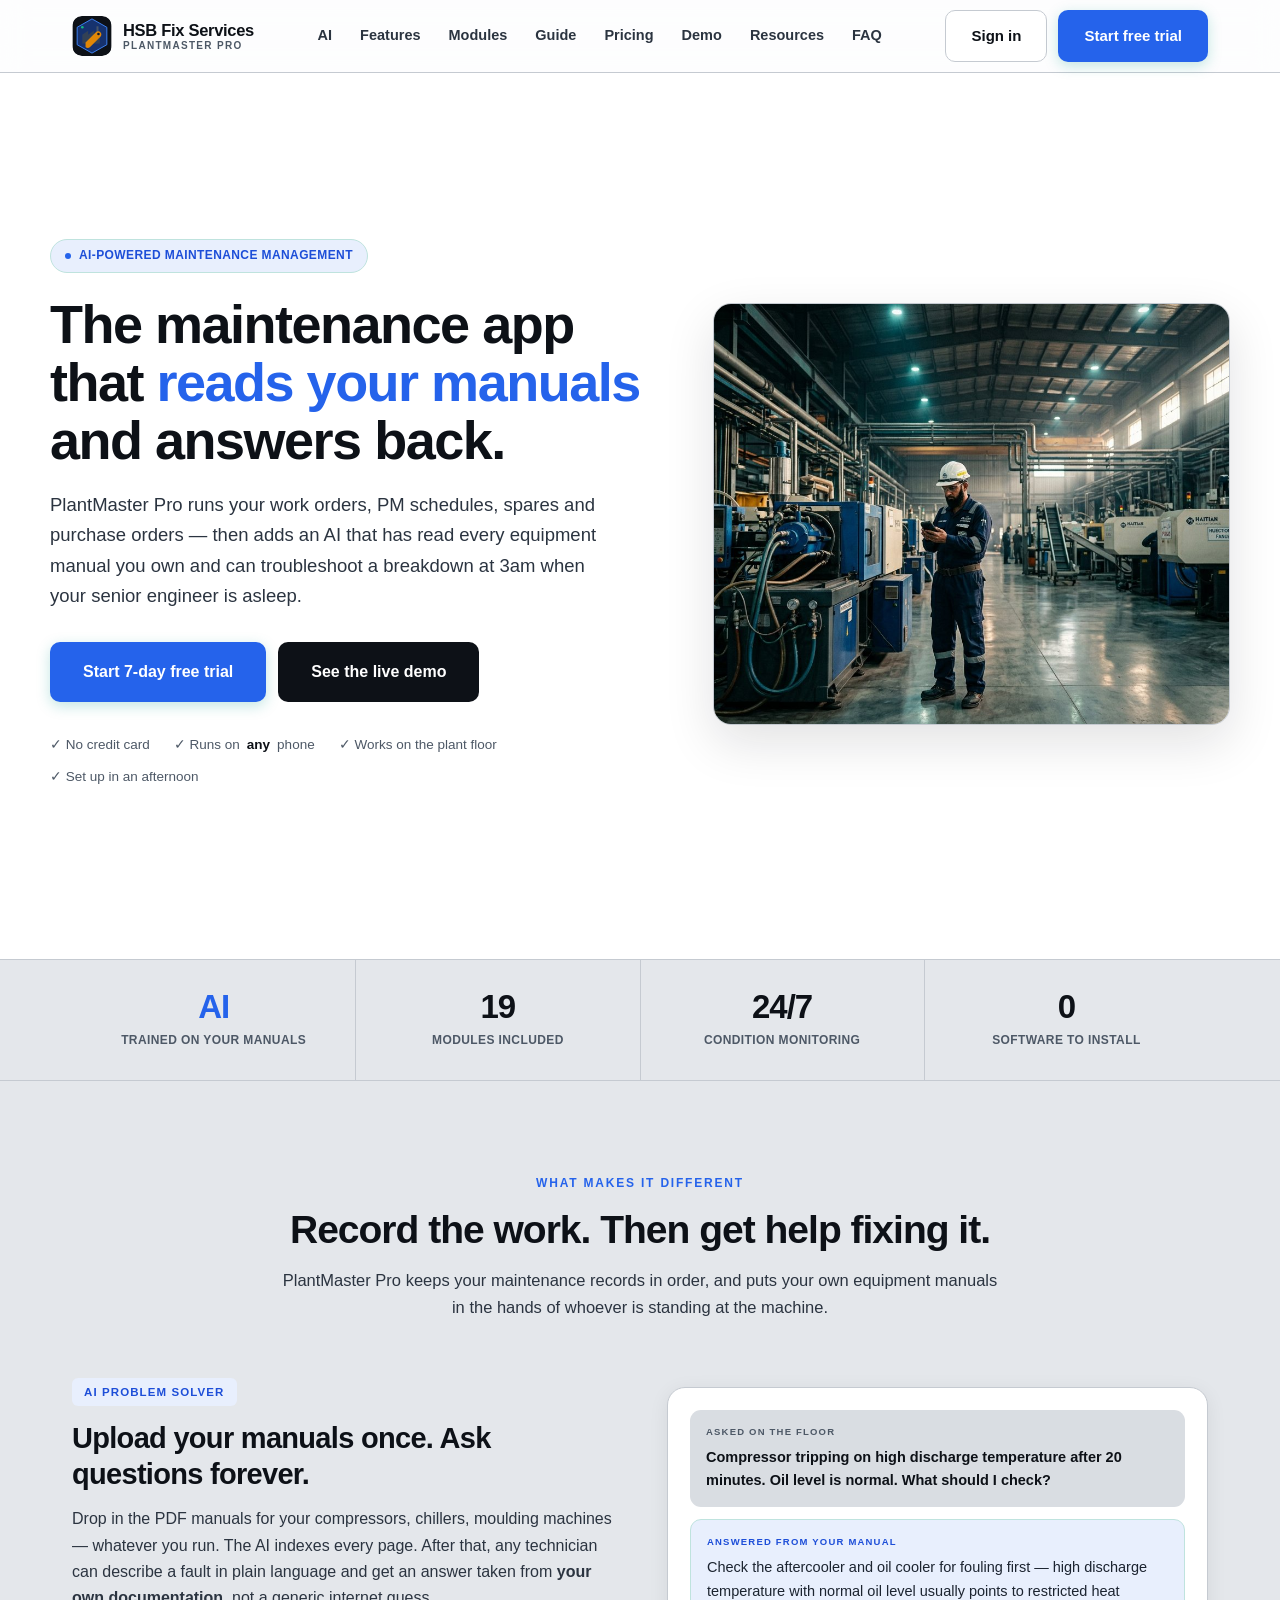
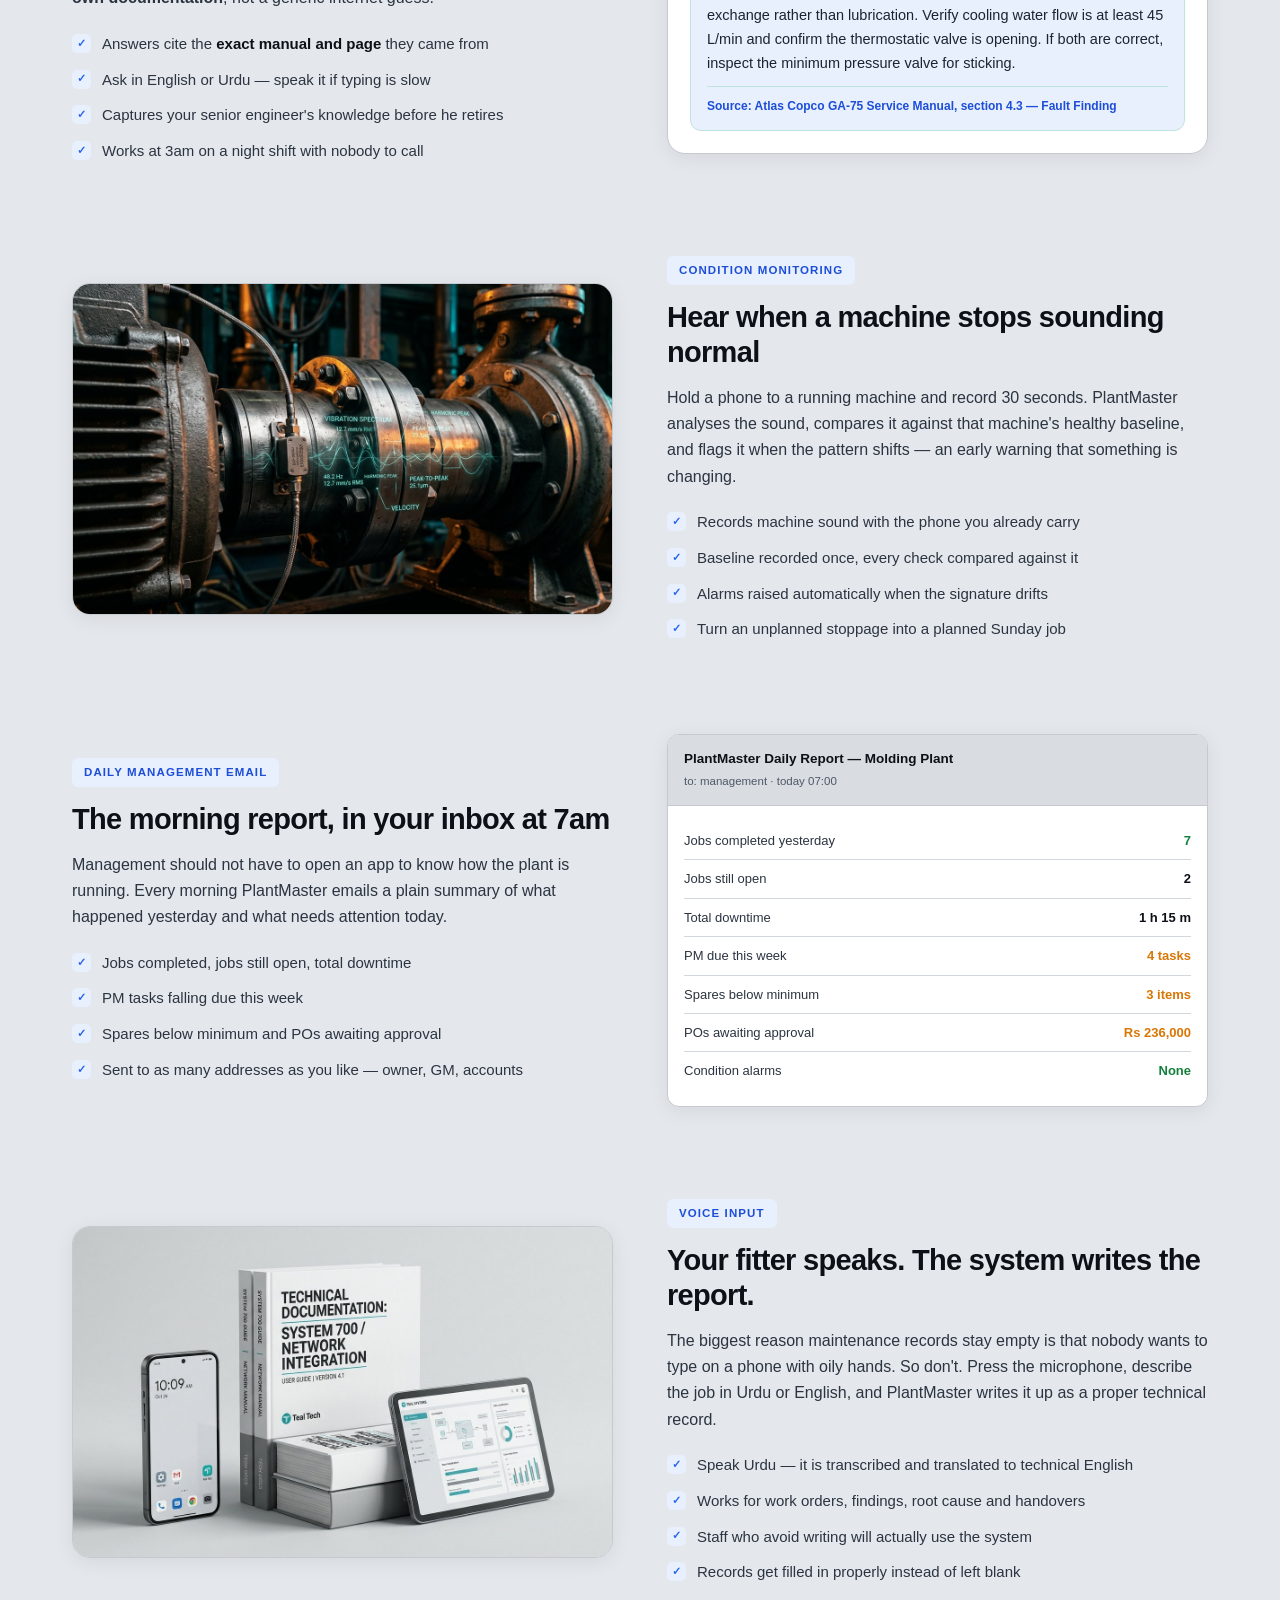
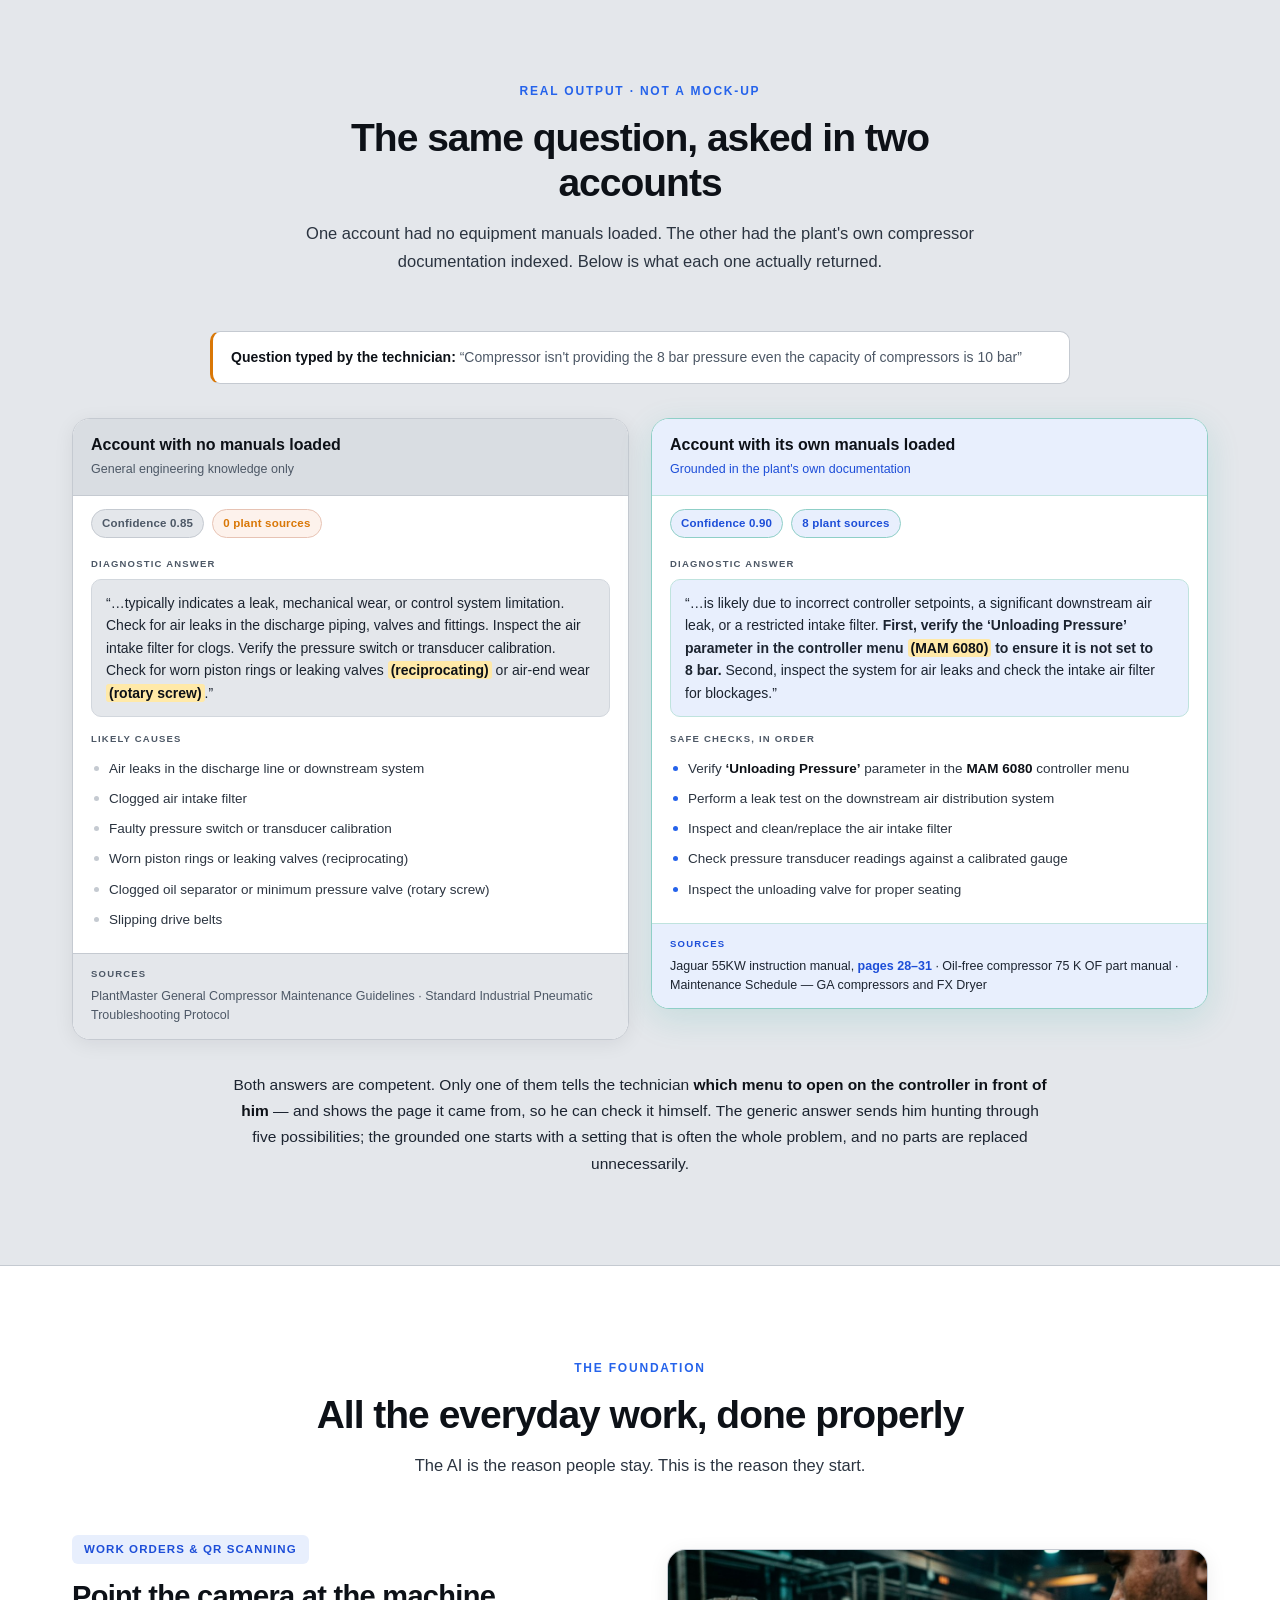
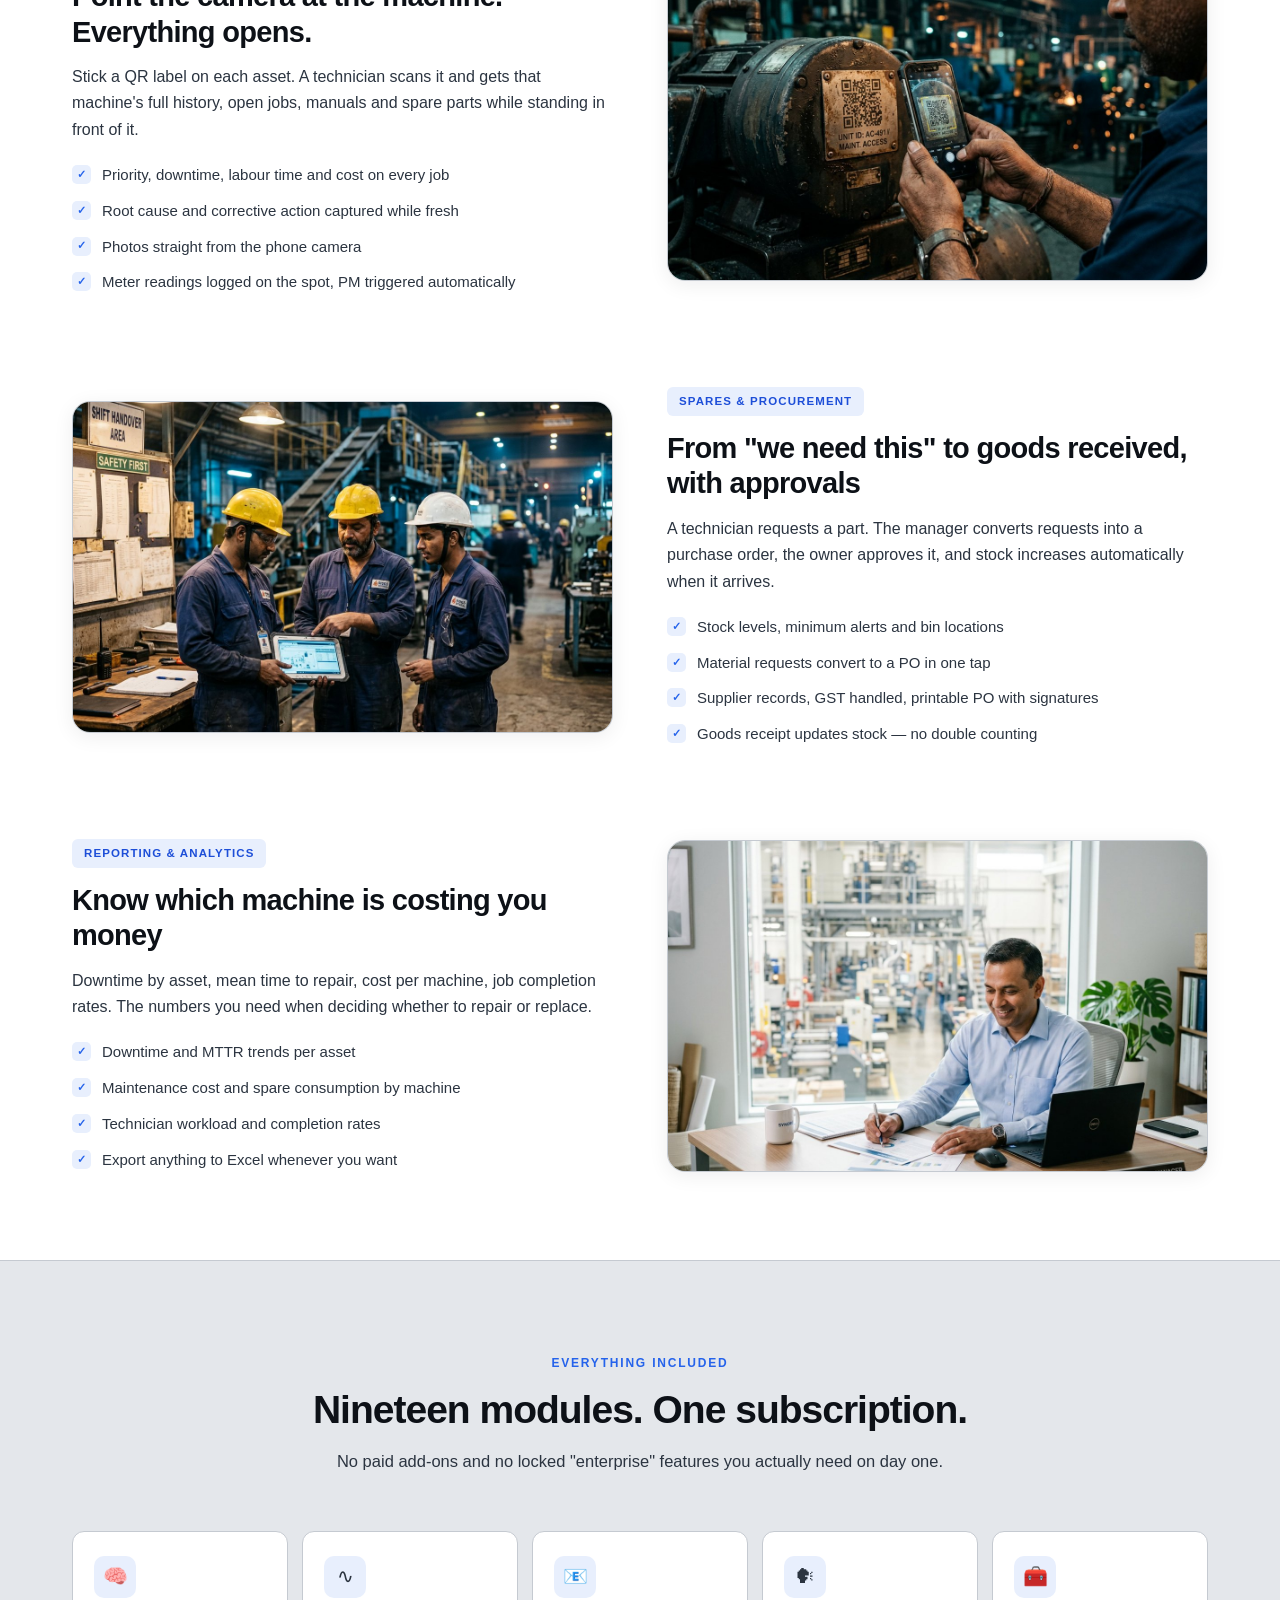
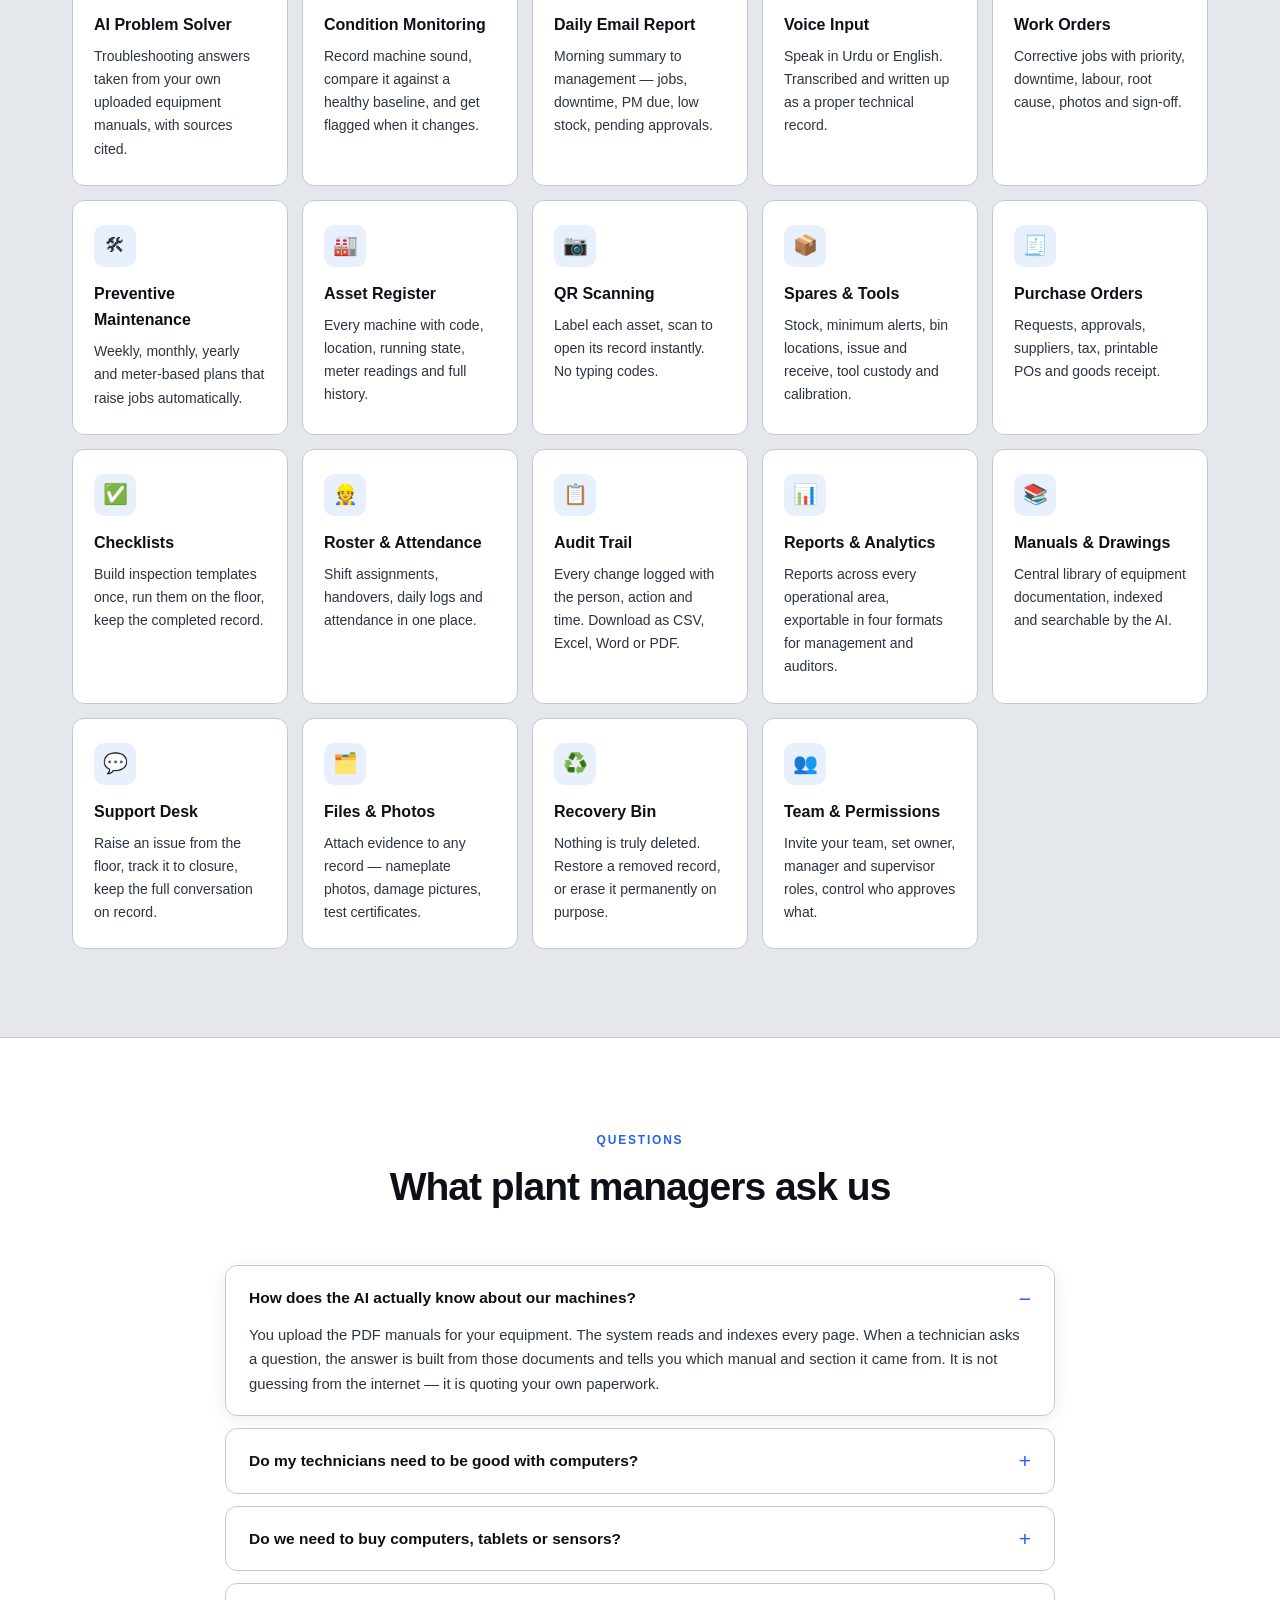
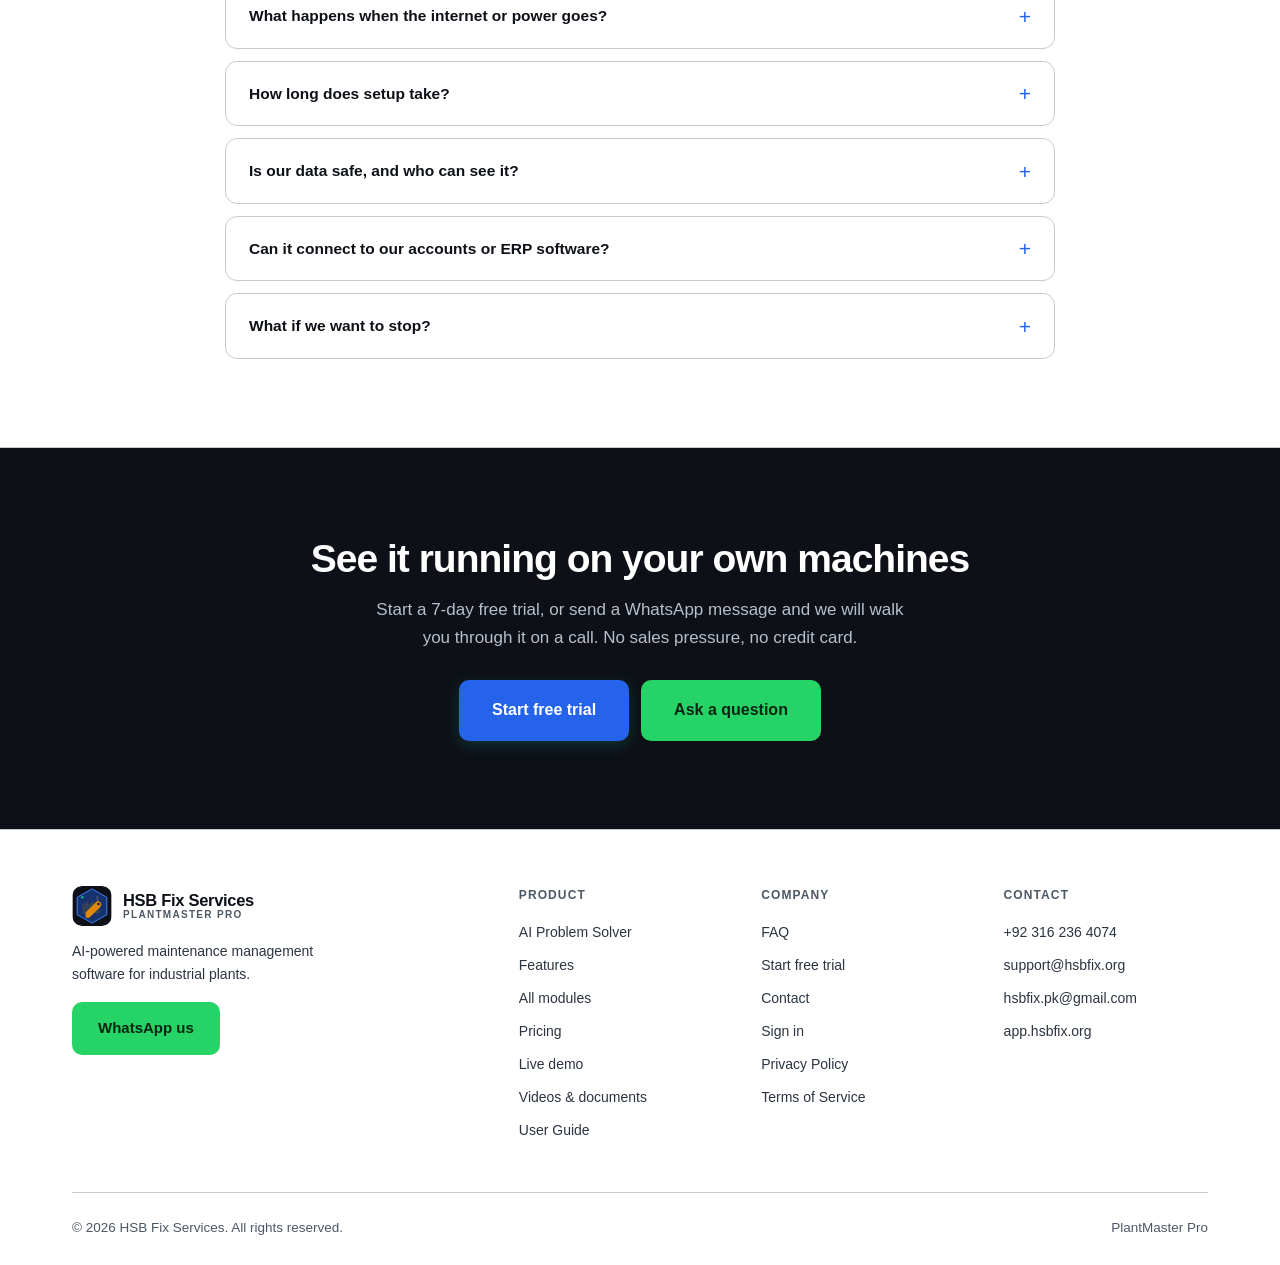
<file: index.html>
<!doctype html>
<html lang="en">
<head>
<meta charset="utf-8">
<meta name="viewport" content="width=device-width,initial-scale=1">
<title>HSB Fix Services — PlantMaster Pro | AI Maintenance Software for Plants</title>
<meta name="description" content="PlantMaster Pro by HSB Fix Services. AI troubleshooting on your own equipment manuals, condition monitoring, work orders, spares and procurement — on every technician's phone.">
<!-- social preview: what WhatsApp, LinkedIn, Facebook and X show -->
<link rel="canonical" href="https://hsbfix.org/">
<meta property="og:type" content="website">
<meta property="og:site_name" content="HSB Fix Services">
<meta property="og:locale" content="en_PK">
<meta property="og:url" content="https://hsbfix.org/">
<meta property="og:title" content="The maintenance app that reads your manuals and answers back.">
<meta property="og:description" content="PlantMaster Pro by HSB Fix Services. AI troubleshooting from your own equipment manuals, condition monitoring from a phone, work orders, spares and procurement.">
<meta property="og:image" content="https://hsbfix.org/img/og-image.jpg">
<meta property="og:image:secure_url" content="https://hsbfix.org/img/og-image.jpg">
<meta property="og:image:type" content="image/jpeg">
<meta property="og:image:width" content="1200">
<meta property="og:image:height" content="630">
<meta property="og:image:alt" content="PlantMaster Pro — AI maintenance software for plants">
<meta name="twitter:card" content="summary_large_image">
<meta name="twitter:title" content="The maintenance app that reads your manuals and answers back.">
<meta name="twitter:description" content="PlantMaster Pro by HSB Fix Services. AI troubleshooting from your own equipment manuals, condition monitoring from a phone, work orders, spares and procurement.">
<meta name="twitter:image" content="https://hsbfix.org/img/og-image.jpg">
<meta name="theme-color" content="#0d1117">
<link rel="icon" href="/img/favicon.ico" sizes="any">
<link rel="icon" type="image/png" sizes="32x32" href="/img/favicon-32.png">
<link rel="icon" type="image/png" sizes="16x16" href="/img/favicon-16.png">
<link rel="apple-touch-icon" href="/img/apple-touch-icon.png">
<!-- /social preview -->
<link rel="stylesheet" href="styles.css">

<script type="application/ld+json">
{
 "@context": "https://schema.org",
 "@type": "SoftwareApplication",
 "name": "PlantMaster Pro",
 "applicationCategory": "BusinessApplication",
 "applicationSubCategory": "CMMS — Computerized Maintenance Management System",
 "operatingSystem": "Web, Android, iOS",
 "description": "AI maintenance management for industrial plants. Troubleshooting answers cited from your own equipment manuals, condition monitoring from a phone, work orders, preventive maintenance, spares and procurement.",
 "url": "https://hsbfix.org",
 "image": "https://hsbfix.org/img/og-image.jpg",
 "inLanguage": [
  "en",
  "ur"
 ],
 "featureList": [
  "AI Problem Solver with manual citations",
  "Acoustic condition monitoring from a phone",
  "Urdu and English voice input",
  "Work orders",
  "Preventive maintenance",
  "Asset register with QR scanning",
  "Spares and tools",
  "Purchase orders",
  "Checklists",
  "Roster and attendance",
  "Audit trail",
  "Reports and analytics",
  "Daily management email",
  "REST API"
 ],
 "offers": [
  {
   "@type": "Offer",
   "name": "Basic",
   "price": "7500",
   "priceCurrency": "PKR",
   "priceSpecification": {
    "@type": "UnitPriceSpecification",
    "price": "7500",
    "priceCurrency": "PKR",
    "unitText": "MONTH"
   }
  },
  {
   "@type": "Offer",
   "name": "Essential",
   "price": "12000",
   "priceCurrency": "PKR",
   "priceSpecification": {
    "@type": "UnitPriceSpecification",
    "price": "12000",
    "priceCurrency": "PKR",
    "unitText": "MONTH"
   }
  },
  {
   "@type": "Offer",
   "name": "Professional",
   "price": "24000",
   "priceCurrency": "PKR",
   "priceSpecification": {
    "@type": "UnitPriceSpecification",
    "price": "24000",
    "priceCurrency": "PKR",
    "unitText": "MONTH"
   }
  },
  {
   "@type": "Offer",
   "name": "Enterprise",
   "price": "40000",
   "priceCurrency": "PKR",
   "priceSpecification": {
    "@type": "UnitPriceSpecification",
    "price": "40000",
    "priceCurrency": "PKR",
    "unitText": "MONTH"
   }
  }
 ],
 "provider": {
  "@type": "Organization",
  "name": "HSB Fix Services",
  "url": "https://hsbfix.org",
  "logo": "https://hsbfix.org/img/apple-touch-icon.png",
  "areaServed": "PK",
  "contactPoint": {
   "@type": "ContactPoint",
   "contactType": "sales",
   "telephone": "+92-316-2364074",
   "availableLanguage": [
    "English",
    "Urdu"
   ]
  }
 }
}
</script>
</head>
<body>

<header>
  <div class="wrap nav">
    <a href="index.html" class="logo">
      <span class="logo-mark">HS<span>B</span></span>
      <span class="logo-txt">HSB Fix Services<small>PlantMaster Pro</small></span>
    </a>
    <nav class="nav-links">
      <a href="#ai">AI</a>
      <a href="#features">Features</a>
      <a href="#modules">Modules</a>
      <a href="guide.html">Guide</a>
      <a href="pricing.html">Pricing</a>
      <a href="demo.html">Demo</a>
      <a href="resources.html">Resources</a>
      <a href="#faq">FAQ</a>
    </nav>
    <div class="nav-cta">
      <a href="https://app.hsbfix.org" class="btn btn-ghost">Sign in</a>
      <a href="signup.html" class="btn btn-primary">Start free trial</a>
    </div>
    <button class="burger" aria-label="Menu" aria-expanded="false" onclick="var h=this.closest('header');var open=h.classList.toggle('nav-open');this.setAttribute('aria-expanded',open);this.textContent=open?'✕':'☰';">☰</button>
  </div>
</header>

<!-- ============ HERO ============ -->
<section class="hero">
  <div class="wrap hero-inner">
    <div>
      <span class="badge"><span class="dot"></span> AI-POWERED MAINTENANCE MANAGEMENT</span>
      <h1>The maintenance app that <span class="hl">reads your manuals</span> and answers back.</h1>
      <p class="lede">
        PlantMaster Pro runs your work orders, PM schedules, spares and purchase orders —
        then adds an AI that has read every equipment manual you own and can troubleshoot
        a breakdown at 3am when your senior engineer is asleep.
      </p>
      <div class="hero-cta">
        <a href="signup.html" class="btn btn-primary btn-lg">Start 7-day free trial</a>
        <a href="demo.html" class="btn btn-dark btn-lg">See the live demo</a>
      </div>
      <div class="hero-trust">
        <span>✓ No credit card</span>
        <span>✓ Runs on <b>any</b> phone</span>
        <span>✓ Works on the plant floor</span>
        <span>✓ Set up in an afternoon</span>
      </div>
    </div>
    <div class="hero-visual">
      <div class="shot"><img src="img/hero-plant.jpg" alt="Maintenance engineer using PlantMaster Pro on the plant floor"></div>
    </div>
  </div>
</section>

<!-- ============ STATS ============ -->
<div class="stats">
  <div class="wrap">
    <div class="stats-grid">
      <div class="stat"><b class="tea">AI</b><span>Trained on your manuals</span></div>
      <div class="stat"><b>19</b><span>Modules included</span></div>
      <div class="stat"><b>24/7</b><span>Condition monitoring</span></div>
      <div class="stat"><b>0</b><span>Software to install</span></div>
    </div>
  </div>
</div>

<!-- ============ AI SECTION ============ -->
<section id="ai">
  <div class="wrap">
    <div class="sec-head">
      <span class="eyebrow">What makes it different</span>
      <h2>Record the work. Then get help fixing it.</h2>
      <p>PlantMaster Pro keeps your maintenance records in order, and puts your own equipment manuals in the hands of whoever is standing at the machine.</p>
    </div>

    <!-- AI manual -->
    <div class="frow">
      <div class="ftext">
        <span class="ftag">AI Problem Solver</span>
        <h3>Upload your manuals once. Ask questions forever.</h3>
        <p>
          Drop in the PDF manuals for your compressors, chillers, moulding machines —
          whatever you run. The AI indexes every page. After that, any technician can
          describe a fault in plain language and get an answer taken from
          <b>your own documentation</b>, not a generic internet guess.
        </p>
        <ul class="flist">
          <li><span class="tick">✓</span><span>Answers cite the <b>exact manual and page</b> they came from</span></li>
          <li><span class="tick">✓</span><span>Ask in English or Urdu — speak it if typing is slow</span></li>
          <li><span class="tick">✓</span><span>Captures your senior engineer's knowledge before he retires</span></li>
          <li><span class="tick">✓</span><span>Works at 3am on a night shift with nobody to call</span></li>
        </ul>
      </div>
      <div>
        <div class="ai-demo">
          <div class="ai-q">Compressor tripping on high discharge temperature after 20 minutes. Oil level is normal. What should I check?</div>
          <div class="ai-a">
            Check the aftercooler and oil cooler for fouling first — high discharge
            temperature with normal oil level usually points to restricted heat exchange
            rather than lubrication. Verify cooling water flow is at least 45 L/min and
            confirm the thermostatic valve is opening. If both are correct, inspect the
            minimum pressure valve for sticking.
            <span class="src">Source: Atlas Copco GA-75 Service Manual, section 4.3 — Fault Finding</span>
          </div>
        </div>
      </div>
    </div>

    <!-- Condition monitoring -->
    <div class="frow flip">
      <div class="ftext">
        <span class="ftag">Condition Monitoring</span>
        <h3>Hear when a machine stops sounding normal</h3>
        <p>
          Hold a phone to a running machine and record 30 seconds. PlantMaster analyses
          the sound, compares it against that machine's healthy baseline, and flags it
          when the pattern shifts — an early warning that something is changing.
        </p>
        <ul class="flist">
          <li><span class="tick">✓</span><span>Records machine sound with the phone you already carry</span></li>
          <li><span class="tick">✓</span><span>Baseline recorded once, every check compared against it</span></li>
          <li><span class="tick">✓</span><span>Alarms raised automatically when the signature drifts</span></li>
          <li><span class="tick">✓</span><span>Turn an unplanned stoppage into a planned Sunday job</span></li>
        </ul>
      </div>
      <div class="fimg"><img src="img/feature-condition.jpg" alt="Recording machine sound on an industrial motor"></div>
    </div>

    <!-- Daily email -->
    <div class="frow">
      <div class="ftext">
        <span class="ftag">Daily Management Email</span>
        <h3>The morning report, in your inbox at 7am</h3>
        <p>
          Management should not have to open an app to know how the plant is running.
          Every morning PlantMaster emails a plain summary of what happened yesterday
          and what needs attention today.
        </p>
        <ul class="flist">
          <li><span class="tick">✓</span><span>Jobs completed, jobs still open, total downtime</span></li>
          <li><span class="tick">✓</span><span>PM tasks falling due this week</span></li>
          <li><span class="tick">✓</span><span>Spares below minimum and POs awaiting approval</span></li>
          <li><span class="tick">✓</span><span>Sent to as many addresses as you like — owner, GM, accounts</span></li>
        </ul>
      </div>
      <div>
        <div class="mail">
          <div class="mail-head">
            <b>PlantMaster Daily Report — Molding Plant</b>
            <span>to: management · today 07:00</span>
          </div>
          <div class="mail-body">
            <div class="mail-row"><span>Jobs completed yesterday</span><b class="good">7</b></div>
            <div class="mail-row"><span>Jobs still open</span><b>2</b></div>
            <div class="mail-row"><span>Total downtime</span><b>1 h 15 m</b></div>
            <div class="mail-row"><span>PM due this week</span><b class="warn">4 tasks</b></div>
            <div class="mail-row"><span>Spares below minimum</span><b class="warn">3 items</b></div>
            <div class="mail-row"><span>POs awaiting approval</span><b class="warn">Rs 236,000</b></div>
            <div class="mail-row"><span>Condition alarms</span><b class="good">None</b></div>
          </div>
        </div>
      </div>
    </div>

    <!-- Voice -->
    <div class="frow flip">
      <div class="ftext">
        <span class="ftag">Voice Input</span>
        <h3>Your fitter speaks. The system writes the report.</h3>
        <p>
          The biggest reason maintenance records stay empty is that nobody wants to type
          on a phone with oily hands. So don't. Press the microphone, describe the job in
          Urdu or English, and PlantMaster writes it up as a proper technical record.
        </p>
        <ul class="flist">
          <li><span class="tick">✓</span><span>Speak Urdu — it is transcribed and translated to technical English</span></li>
          <li><span class="tick">✓</span><span>Works for work orders, findings, root cause and handovers</span></li>
          <li><span class="tick">✓</span><span>Staff who avoid writing will actually use the system</span></li>
          <li><span class="tick">✓</span><span>Records get filled in properly instead of left blank</span></li>
        </ul>
      </div>
      <div class="fimg"><img src="img/feature-ai.jpg" alt="Equipment manuals indexed by AI"></div>
    </div>

    <!-- ===== REAL SIDE-BY-SIDE PROOF ===== -->
    <div class="sec-head" style="margin-top:86px">
      <span class="eyebrow">Real output &middot; not a mock-up</span>
      <h2>The same question, asked in two accounts</h2>
      <p>One account had no equipment manuals loaded. The other had the plant's own compressor documentation indexed. Below is what each one actually returned.</p>
    </div>

    <div class="proof-strip">
      <b>Question typed by the technician:</b> &ldquo;Compressor isn't providing the 8 bar pressure even the capacity of compressors is 10&nbsp;bar&rdquo;
    </div>

    <div class="proof">

      <div class="pcol">
        <div class="phead plain">
          <h3>Account with no manuals loaded</h3>
          <span>General engineering knowledge only</span>
        </div>
        <div class="pmeta">
          <span class="pill">Confidence 0.85</span>
          <span class="pill zero">0 plant sources</span>
        </div>
        <div class="pbody">
          <div class="plabel">Diagnostic answer</div>
          <div class="pquote">
            &ldquo;&hellip;typically indicates a leak, mechanical wear, or control system limitation. Check for air leaks in the discharge piping, valves and fittings. Inspect the air intake filter for clogs. Verify the pressure switch or transducer calibration. Check for worn piston rings or leaking valves <mark>(reciprocating)</mark> or air-end wear <mark>(rotary screw)</mark>.&rdquo;
          </div>
          <div class="plabel">Likely causes</div>
          <ul class="plist">
            <li>Air leaks in the discharge line or downstream system</li>
            <li>Clogged air intake filter</li>
            <li>Faulty pressure switch or transducer calibration</li>
            <li>Worn piston rings or leaking valves (reciprocating)</li>
            <li>Clogged oil separator or minimum pressure valve (rotary screw)</li>
            <li>Slipping drive belts</li>
          </ul>
        </div>
        <div class="psrc">
          <b>Sources</b>
          PlantMaster General Compressor Maintenance Guidelines &middot; Standard Industrial Pneumatic Troubleshooting Protocol
        </div>
      </div>

      <div class="pcol win">
        <div class="phead win">
          <h3>Account with its own manuals loaded</h3>
          <span>Grounded in the plant's own documentation</span>
        </div>
        <div class="pmeta">
          <span class="pill good">Confidence 0.90</span>
          <span class="pill good">8 plant sources</span>
        </div>
        <div class="pbody">
          <div class="plabel">Diagnostic answer</div>
          <div class="pquote">
            &ldquo;&hellip;is likely due to incorrect controller setpoints, a significant downstream air leak, or a restricted intake filter. <b>First, verify the &lsquo;Unloading Pressure&rsquo; parameter in the controller menu <mark>(MAM 6080)</mark> to ensure it is not set to 8&nbsp;bar.</b> Second, inspect the system for air leaks and check the intake air filter for blockages.&rdquo;
          </div>
          <div class="plabel">Safe checks, in order</div>
          <ul class="plist">
            <li>Verify <b>&lsquo;Unloading Pressure&rsquo;</b> parameter in the <b>MAM 6080</b> controller menu</li>
            <li>Perform a leak test on the downstream air distribution system</li>
            <li>Inspect and clean/replace the air intake filter</li>
            <li>Check pressure transducer readings against a calibrated gauge</li>
            <li>Inspect the unloading valve for proper seating</li>
          </ul>
        </div>
        <div class="psrc">
          <b>Sources</b>
          Jaguar 55KW instruction manual, <span class="pg">pages 28&ndash;31</span> &middot; Oil-free compressor 75&nbsp;K OF part manual &middot; Maintenance Schedule &mdash; GA compressors and FX Dryer
        </div>
      </div>

    </div>

    <div class="verdict">
      Both answers are competent. Only one of them tells the technician <b>which menu to open on the controller in front of him</b> &mdash; and shows the page it came from, so he can check it himself.
      The generic answer sends him hunting through five possibilities; the grounded one starts with a setting that is often the whole problem, and no parts are replaced unnecessarily.
    </div>

  </div>
</section>

<!-- ============ CORE FEATURES ============ -->
<section id="features" class="alt">
  <div class="wrap">
    <div class="sec-head">
      <span class="eyebrow">The foundation</span>
      <h2>All the everyday work, done properly</h2>
      <p>The AI is the reason people stay. This is the reason they start.</p>
    </div>

    <div class="frow">
      <div class="ftext">
        <span class="ftag">Work orders &amp; QR scanning</span>
        <h3>Point the camera at the machine. Everything opens.</h3>
        <p>
          Stick a QR label on each asset. A technician scans it and gets that machine's
          full history, open jobs, manuals and spare parts while standing in front of it.
        </p>
        <ul class="flist">
          <li><span class="tick">✓</span><span>Priority, downtime, labour time and cost on every job</span></li>
          <li><span class="tick">✓</span><span>Root cause and corrective action captured while fresh</span></li>
          <li><span class="tick">✓</span><span>Photos straight from the phone camera</span></li>
          <li><span class="tick">✓</span><span>Meter readings logged on the spot, PM triggered automatically</span></li>
        </ul>
      </div>
      <div class="fimg"><img src="img/feature-scan.jpg" alt="Scanning an asset QR code"></div>
    </div>

    <div class="frow flip">
      <div class="ftext">
        <span class="ftag">Spares &amp; procurement</span>
        <h3>From "we need this" to goods received, with approvals</h3>
        <p>
          A technician requests a part. The manager converts requests into a purchase
          order, the owner approves it, and stock increases automatically when it arrives.
        </p>
        <ul class="flist">
          <li><span class="tick">✓</span><span>Stock levels, minimum alerts and bin locations</span></li>
          <li><span class="tick">✓</span><span>Material requests convert to a PO in one tap</span></li>
          <li><span class="tick">✓</span><span>Supplier records, GST handled, printable PO with signatures</span></li>
          <li><span class="tick">✓</span><span>Goods receipt updates stock — no double counting</span></li>
        </ul>
      </div>
      <div class="fimg"><img src="img/feature-team.jpg" alt="Maintenance team reviewing work"></div>
    </div>

    <div class="frow">
      <div class="ftext">
        <span class="ftag">Reporting &amp; analytics</span>
        <h3>Know which machine is costing you money</h3>
        <p>
          Downtime by asset, mean time to repair, cost per machine, job completion rates.
          The numbers you need when deciding whether to repair or replace.
        </p>
        <ul class="flist">
          <li><span class="tick">✓</span><span>Downtime and MTTR trends per asset</span></li>
          <li><span class="tick">✓</span><span>Maintenance cost and spare consumption by machine</span></li>
          <li><span class="tick">✓</span><span>Technician workload and completion rates</span></li>
          <li><span class="tick">✓</span><span>Export anything to Excel whenever you want</span></li>
        </ul>
      </div>
      <div class="fimg"><img src="img/feature-email.jpg" alt="Plant manager reviewing maintenance reports"></div>
    </div>
  </div>
</section>

<!-- ============ MODULES ============ -->
<section id="modules">
  <div class="wrap">
    <div class="sec-head">
      <span class="eyebrow">Everything included</span>
      <h2>Nineteen modules. One subscription.</h2>
      <p>No paid add-ons and no locked "enterprise" features you actually need on day one.</p>
    </div>
    <div class="mods">
      <div class="mod"><div class="ic">🧠</div><h3>AI Problem Solver</h3><p>Troubleshooting answers taken from your own uploaded equipment manuals, with sources cited.</p></div>
      <div class="mod"><div class="ic">∿</div><h3>Condition Monitoring</h3><p>Record machine sound, compare it against a healthy baseline, and get flagged when it changes.</p></div>
      <div class="mod"><div class="ic">📧</div><h3>Daily Email Report</h3><p>Morning summary to management — jobs, downtime, PM due, low stock, pending approvals.</p></div>
      <div class="mod"><div class="ic">🗣</div><h3>Voice Input</h3><p>Speak in Urdu or English. Transcribed and written up as a proper technical record.</p></div>
      <div class="mod"><div class="ic">🧰</div><h3>Work Orders</h3><p>Corrective jobs with priority, downtime, labour, root cause, photos and sign-off.</p></div>
      <div class="mod"><div class="ic">🛠</div><h3>Preventive Maintenance</h3><p>Weekly, monthly, yearly and meter-based plans that raise jobs automatically.</p></div>
      <div class="mod"><div class="ic">🏭</div><h3>Asset Register</h3><p>Every machine with code, location, running state, meter readings and full history.</p></div>
      <div class="mod"><div class="ic">📷</div><h3>QR Scanning</h3><p>Label each asset, scan to open its record instantly. No typing codes.</p></div>
      <div class="mod"><div class="ic">📦</div><h3>Spares &amp; Tools</h3><p>Stock, minimum alerts, bin locations, issue and receive, tool custody and calibration.</p></div>
      <div class="mod"><div class="ic">🧾</div><h3>Purchase Orders</h3><p>Requests, approvals, suppliers, tax, printable POs and goods receipt.</p></div>
      <div class="mod"><div class="ic">✅</div><h3>Checklists</h3><p>Build inspection templates once, run them on the floor, keep the completed record.</p></div>
      <div class="mod"><div class="ic">👷</div><h3>Roster &amp; Attendance</h3><p>Shift assignments, handovers, daily logs and attendance in one place.</p></div>
      <div class="mod"><div class="ic">📋</div><h3>Audit Trail</h3><p>Every change logged with the person, action and time. Download as CSV, Excel, Word or PDF.</p></div>
      <div class="mod"><div class="ic">📊</div><h3>Reports &amp; Analytics</h3><p>Reports across every operational area, exportable in four formats for management and auditors.</p></div>
      <div class="mod"><div class="ic">📚</div><h3>Manuals &amp; Drawings</h3><p>Central library of equipment documentation, indexed and searchable by the AI.</p></div>
      <div class="mod"><div class="ic">💬</div><h3>Support Desk</h3><p>Raise an issue from the floor, track it to closure, keep the full conversation on record.</p></div>
      <div class="mod"><div class="ic">🗂️</div><h3>Files &amp; Photos</h3><p>Attach evidence to any record — nameplate photos, damage pictures, test certificates.</p></div>
      <div class="mod"><div class="ic">♻️</div><h3>Recovery Bin</h3><p>Nothing is truly deleted. Restore a removed record, or erase it permanently on purpose.</p></div>
      <div class="mod"><div class="ic">👥</div><h3>Team &amp; Permissions</h3><p>Invite your team, set owner, manager and supervisor roles, control who approves what.</p></div>
    </div>
  </div>
</section>

<!-- ============ FAQ ============ -->
<section id="faq" class="alt">
  <div class="wrap">
    <div class="sec-head">
      <span class="eyebrow">Questions</span>
      <h2>What plant managers ask us</h2>
    </div>
    <div class="faq">
      <details open>
        <summary>How does the AI actually know about our machines?</summary>
        <p>You upload the PDF manuals for your equipment. The system reads and indexes every page. When a technician asks a question, the answer is built from those documents and tells you which manual and section it came from. It is not guessing from the internet — it is quoting your own paperwork.</p>
      </details>
      <details>
        <summary>Do my technicians need to be good with computers?</summary>
        <p>No. If they can use WhatsApp they can use PlantMaster. Large buttons, few screens, and voice input for anyone who does not want to type. Most teams are working confidently after a twenty-minute walkthrough.</p>
      </details>
      <details>
        <summary>Do we need to buy computers, tablets or sensors?</summary>
        <p>No. It runs in the browser on any Android phone your staff already carry. Condition monitoring records machine sound through the phone's microphone and compares it against a baseline you set — it is an early-warning aid, not a replacement for calibrated vibration analysis.</p>
      </details>
      <details>
        <summary>What happens when the internet or power goes?</summary>
        <p>If the connection drops briefly while you are saving a record, the entry is held on the phone and sent automatically once the signal returns, so the work is not lost. A working internet connection is needed for normal day-to-day use.</p>
      </details>
      <details>
        <summary>How long does setup take?</summary>
        <p>An afternoon for most plants. We create your company, add your plants and import your asset list and spares from Excel for you at no charge.</p>
      </details>
      <details>
        <summary>Is our data safe, and who can see it?</summary>
        <p>Your data is isolated from every other company at the database level, not just hidden in the interface. Inside your company, access is controlled by role — owner, manager, supervisor, technician. You can export everything at any time.</p>
      </details>
      <details>
        <summary>Can it connect to our accounts or ERP software?</summary>
        <p>Yes. PlantMaster has a REST API so your accounts system can read assets, work orders, spares, suppliers and purchase orders automatically. Your IT person or software vendor gets an API key and documentation.</p>
      </details>
      <details>
        <summary>What if we want to stop?</summary>
        <p>Cancel whenever you like. No lock-in contract, no cancellation fee. Export your complete data to Excel first — it is yours and we will help you get it out.</p>
      </details>
    </div>
  </div>
</section>

<!-- ============ CTA ============ -->
<section class="cta-band">
  <div class="wrap">
    <h2>See it running on your own machines</h2>
    <p>Start a 7-day free trial, or send a WhatsApp message and we will walk you through it on a call. No sales pressure, no credit card.</p>
    <div class="cta-btns">
      <a href="signup.html" class="btn btn-primary btn-lg">Start free trial</a>
      <a href="https://wa.me/923162364074" class="btn btn-wa btn-lg">Ask a question</a>
    </div>
  </div>
</section>

<footer>
  <div class="wrap">
    <div class="foot-grid">
      <div class="foot-brand">
        <a href="index.html" class="logo">
          <span class="logo-mark">HS<span>B</span></span>
          <span class="logo-txt">HSB Fix Services<small>PlantMaster Pro</small></span>
        </a>
        <p>AI-powered maintenance management software for industrial plants.</p>
        <a href="https://wa.me/923162364074" class="btn btn-wa">WhatsApp us</a>
      </div>
      <div class="foot-col">
        <h4>Product</h4>
        <a href="#ai">AI Problem Solver</a>
        <a href="#features">Features</a>
        <a href="#modules">All modules</a>
        <a href="pricing.html">Pricing</a>
        <a href="demo.html">Live demo</a>
        <a href="resources.html">Videos &amp; documents</a>
        <a href="guide.html">User Guide</a>
      </div>
      <div class="foot-col">
        <h4>Company</h4>
        <a href="#faq">FAQ</a>
        <a href="signup.html">Start free trial</a>
        <a href="https://wa.me/923162364074">Contact</a>
        <a href="https://app.hsbfix.org">Sign in</a>
        <a href="privacy.html">Privacy Policy</a>
        <a href="terms.html">Terms of Service</a>
      </div>
      <div class="foot-col">
        <h4>Contact</h4>
        <a href="https://wa.me/923162364074">+92 316 236 4074</a>
        <a href="mailto:support@hsbfix.org">support@hsbfix.org</a>
        <a href="mailto:hsbfix.pk@gmail.com">hsbfix.pk@gmail.com</a>
        <a href="https://app.hsbfix.org">app.hsbfix.org</a>
      </div>
    </div>
    <div class="foot-bot">
      <span>© 2026 HSB Fix Services. All rights reserved.</span>
      <span>PlantMaster Pro</span>
    </div>
  </div>
</footer>

<script>
/* nav: close the mobile menu on outside tap, Escape, or link choice */
(function(){
  var h=document.querySelector('header');
  if(!h)return;
  var b=h.querySelector('.burger');
  if(!b)return;
  function close(){
    if(!h.classList.contains('nav-open'))return;
    h.classList.remove('nav-open');
    b.setAttribute('aria-expanded','false');
    b.textContent='\u2630';
  }
  document.addEventListener('pointerdown',function(e){
    if(!h.classList.contains('nav-open'))return;
    if(h.contains(e.target))return;   /* taps inside the header keep it open */
    close();
  },true);
  document.addEventListener('keydown',function(e){ if(e.key==='Escape')close(); });
  h.querySelectorAll('nav a').forEach(function(a){ a.addEventListener('click',close); });
})();
</script>
</body>
</html>
</file>
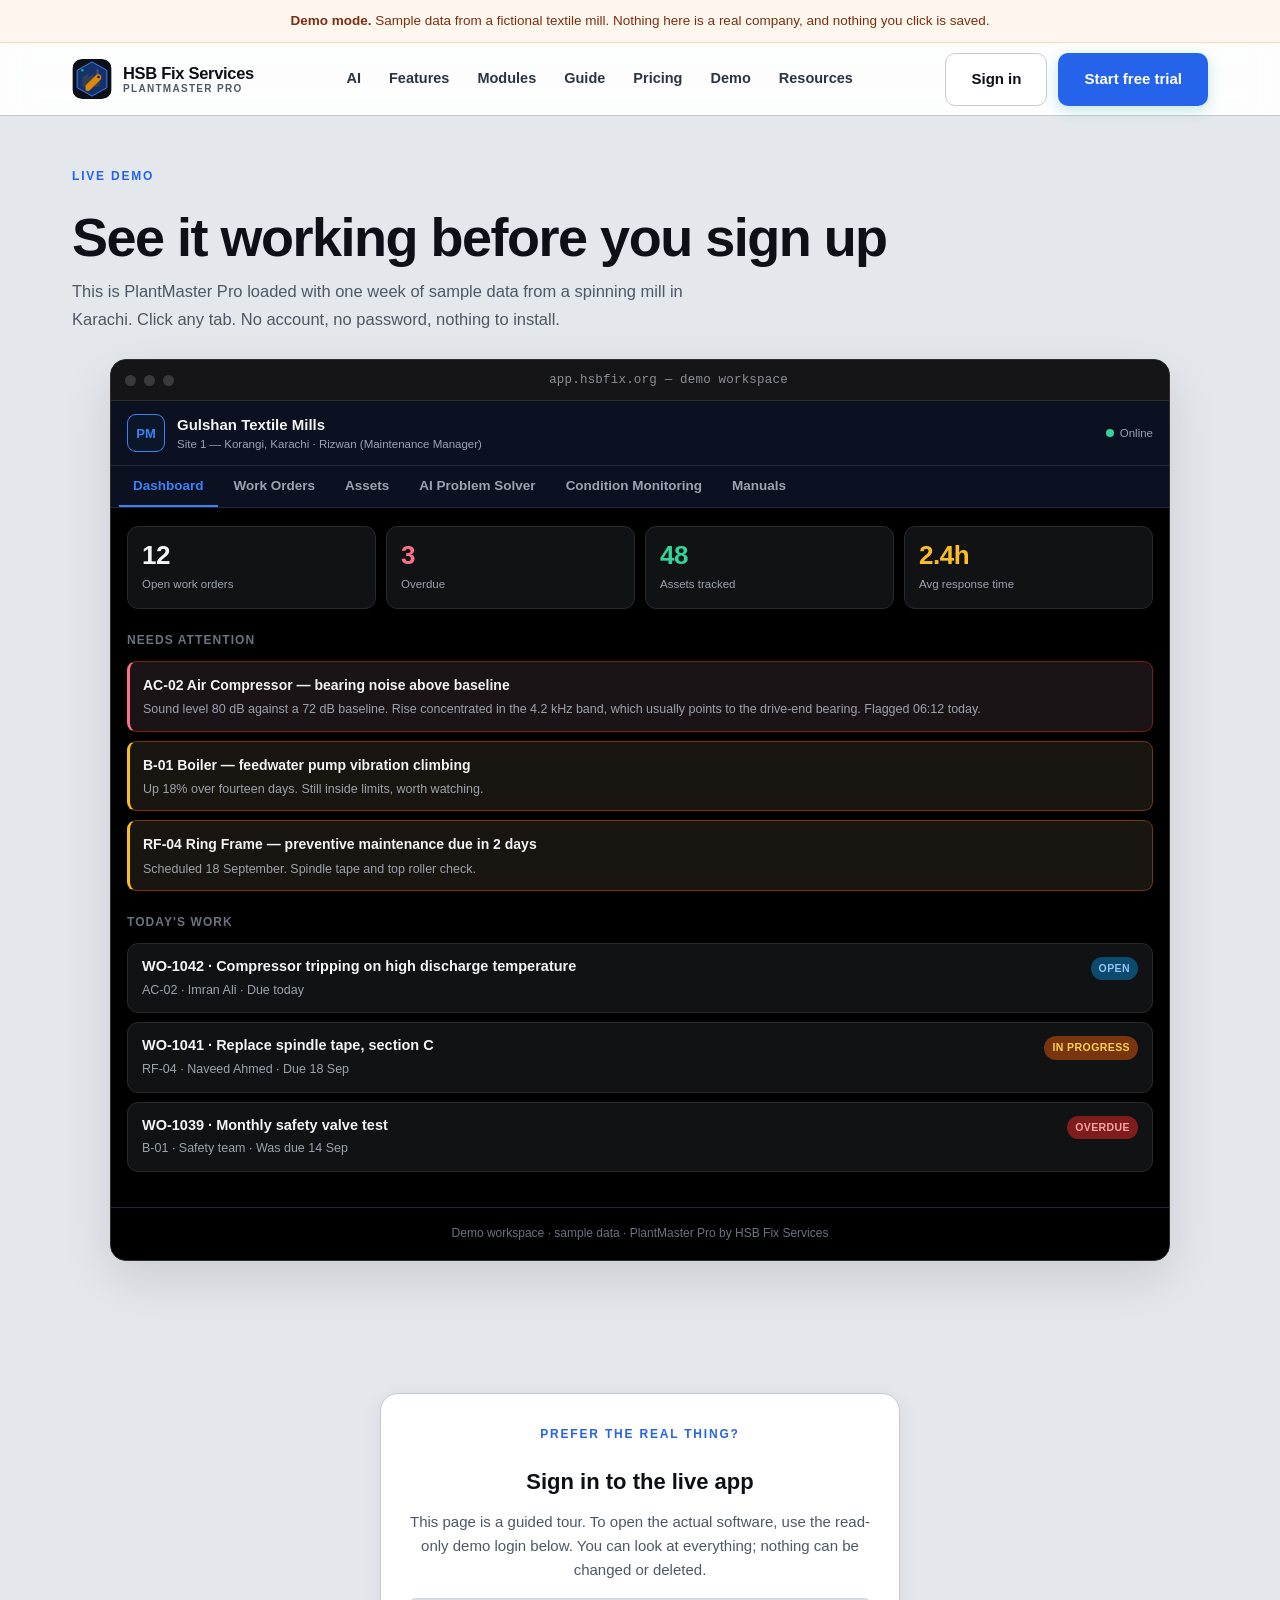
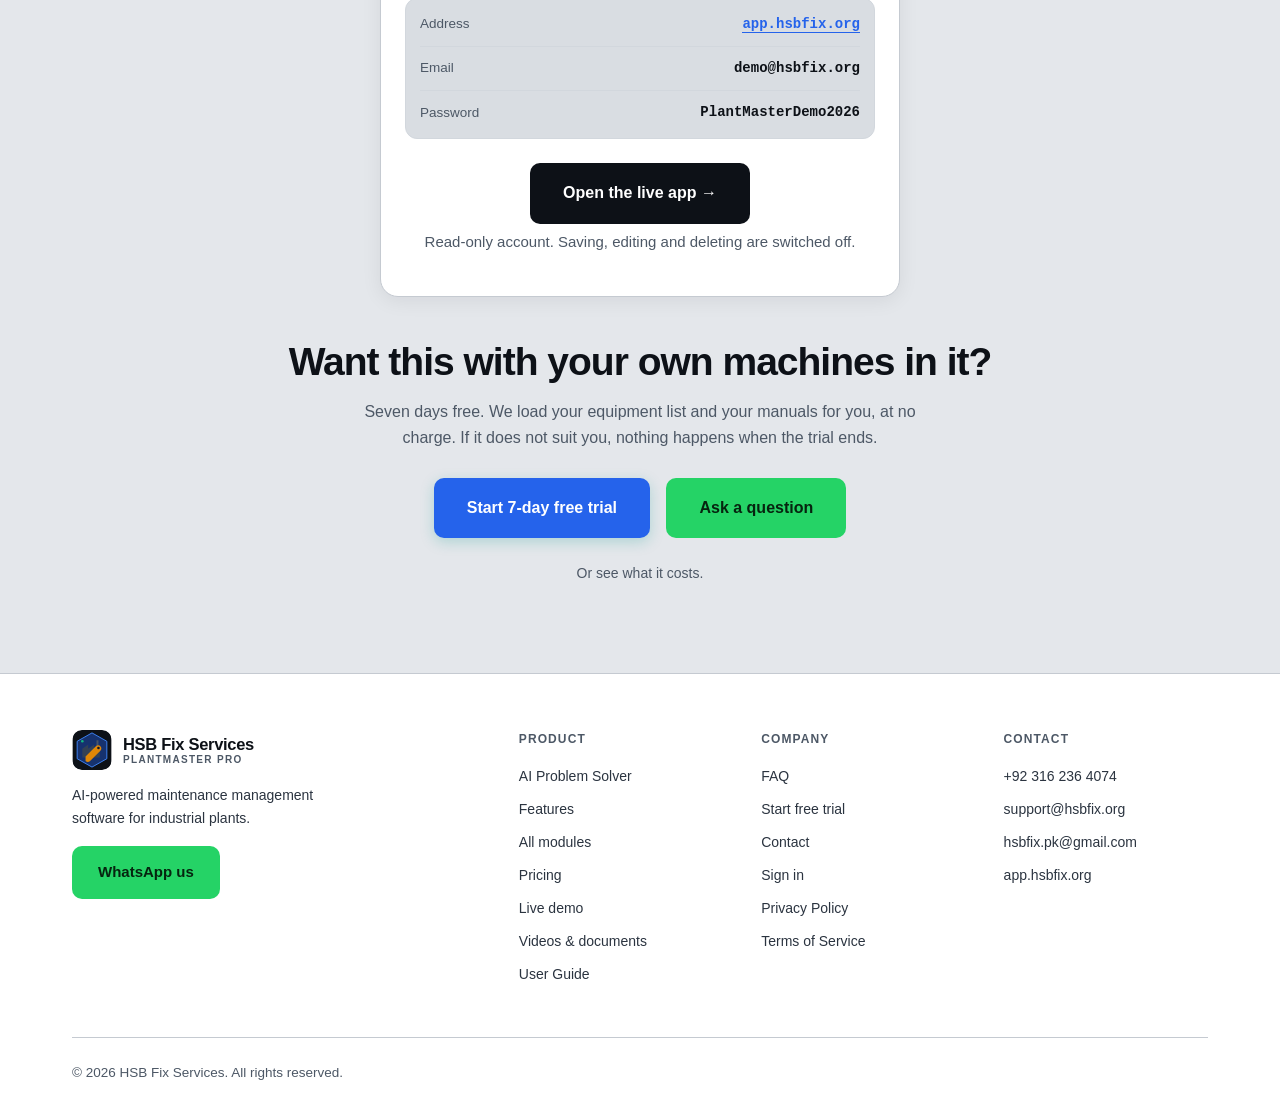
<file: demo.html>
<!doctype html>
<html lang="en">
<head>
<meta charset="utf-8">
<meta name="viewport" content="width=device-width,initial-scale=1">
<title>Live Demo — PlantMaster Pro | HSB Fix Services</title>
<meta name="description" content="Try PlantMaster Pro with sample data from a textile mill. No sign-up, no login. Work orders, QR asset scanning, AI troubleshooting from your own manuals, and sound-based condition monitoring.">
<link rel="canonical" href="https://hsbfix.org/demo.html">
<meta property="og:title" content="Live Demo — PlantMaster Pro">
<meta property="og:description" content="Click through a working maintenance system loaded with sample plant data. No sign-up required.">
<meta property="og:image" content="https://hsbfix.org/img/og-image.jpg">
<meta property="og:url" content="https://hsbfix.org/demo.html">
<meta name="twitter:card" content="summary_large_image">
<meta name="twitter:image" content="https://hsbfix.org/img/og-image.jpg">
<link rel="icon" href="/img/favicon.ico">
<link rel="icon" type="image/png" sizes="32x32" href="/img/favicon-32.png">
<link rel="icon" type="image/png" sizes="16x16" href="/img/favicon-16.png">
<link rel="apple-touch-icon" href="/img/apple-touch-icon.png">
<link rel="stylesheet" href="styles.css">
<style>
/* ============ DEMO PAGE ============ */
.demo-note{background:#fff7ed;border-bottom:1px solid #fed7aa;color:#7c2d12;
  font-size:13.5px;padding:10px 0;text-align:center}
.demo-note b{color:#7c2d12}

.demo-hero{padding:46px 0 26px}
.demo-hero h1{margin:8px 0 12px}
.demo-hero p{color:var(--muted);max-width:640px;font-size:16.5px;line-height:1.65}

/* the app window */
.dev{max-width:1060px;margin:0 auto 10px;background:#0b0b0c;border:1px solid #2e2e2e;
  border-radius:16px;overflow:hidden;box-shadow:var(--shadow-lg)}
.dev-bar{display:flex;align-items:center;gap:8px;padding:10px 14px;background:#151517;
  border-bottom:1px solid #2e2e2e}
.dev-dot{width:11px;height:11px;border-radius:50%;background:#3a3a3d;flex:none}
.dev-url{flex:1;text-align:center;color:#8b8f96;font-size:12.5px;
  font-family:ui-monospace,Menlo,Consolas,monospace;letter-spacing:.2px}

/* app chrome */
.ap{background:#000;color:#f3f4f6;min-height:600px;
  font-family:-apple-system,BlinkMacSystemFont,"Segoe UI",Roboto,sans-serif}
.ap-top{display:flex;align-items:center;gap:12px;padding:13px 16px;background:#0b1120;
  border-bottom:1px solid #1f2937}
.ap-logo{width:38px;height:38px;border-radius:9px;background:#0b1728;border:1.5px solid #3b82f6;
  display:grid;place-items:center;font-weight:800;font-size:13px;color:#3b82f6;flex:none}
.ap-co{font-weight:700;font-size:15px;line-height:1.25}
.ap-co small{display:block;font-weight:400;font-size:11.5px;color:#9ca3af;margin-top:2px}
.ap-live{margin-left:auto;display:flex;align-items:center;gap:6px;font-size:11.5px;color:#9ca3af}
.ap-live i{width:8px;height:8px;border-radius:50%;background:#34d399;display:block}

/* tabs */
.ap-tabs{display:flex;gap:2px;padding:0 8px;background:#0b1120;border-bottom:1px solid #1f2937;
  overflow-x:auto;-webkit-overflow-scrolling:touch;scrollbar-width:none}
.ap-tabs::-webkit-scrollbar{display:none}
.ap-tab{appearance:none;background:none;border:0;border-bottom:2px solid transparent;
  color:#9ca3af;padding:12px 14px;font-size:13.5px;font-weight:600;cursor:pointer;
  white-space:nowrap;font-family:inherit}
.ap-tab:hover{color:#e5e7eb}
.ap-tab.on{color:#3b82f6;border-bottom-color:#3b82f6}

.ap-body{padding:18px 16px 26px}
.scr{display:none}
.scr.on{display:block;animation:fade .22s ease}
@keyframes fade{from{opacity:0;transform:translateY(4px)}to{opacity:1;transform:none}}

.ap-h{font-size:12px;text-transform:uppercase;letter-spacing:.09em;color:#6b7280;
  font-weight:700;margin:22px 0 10px}
.ap-h:first-child{margin-top:0}

/* kpi tiles */
.kpis{display:grid;grid-template-columns:repeat(4,1fr);gap:10px}
.kpi{background:#111214;border:1px solid #2a2a2d;border-radius:11px;padding:14px}
.kpi b{display:block;font-size:26px;line-height:1.1;letter-spacing:-.5px}
.kpi span{display:block;font-size:11.5px;color:#9ca3af;margin-top:5px}
.kpi.warn b{color:#fbbf24}
.kpi.bad b{color:#fb7185}
.kpi.good b{color:#34d399}

/* cards / rows */
.row{background:#111214;border:1px solid #2a2a2d;border-radius:11px;padding:13px 14px;
  margin-bottom:9px;display:flex;gap:12px;align-items:flex-start}
.row:hover{border-color:#3a3a3f}
.row-main{flex:1;min-width:0}
.row-t{font-weight:650;font-size:14.5px;line-height:1.35}
.row-s{font-size:12.5px;color:#9ca3af;margin-top:4px;line-height:1.5}
.tag{display:inline-block;font-size:10.5px;font-weight:700;padding:3px 8px;border-radius:20px;
  text-transform:uppercase;letter-spacing:.04em;white-space:nowrap;flex:none}
.t-open{background:#0c4a6e;color:#93c5fd}
.t-prog{background:#78350f;color:#fcd34d}
.t-over{background:#7f1d1d;color:#fca5a5}
.t-done{background:#14532d;color:#86efac}
.t-ok{background:#14532d;color:#86efac}
.t-watch{background:#78350f;color:#fcd34d}

.alert{background:#1a1416;border:1px solid #7f1d1d;border-left:3px solid #fb7185;
  border-radius:9px;padding:12px 13px;margin-bottom:9px}
.alert.amber{background:#191510;border-color:#78350f;border-left-color:#fbbf24}
.alert-t{font-weight:650;font-size:14px}
.alert-s{font-size:12.5px;color:#9ca3af;margin-top:3px;line-height:1.5}

/* AI solver */
.chips{display:flex;flex-wrap:wrap;gap:8px;margin-bottom:14px}
.chip{appearance:none;font-family:inherit;background:#111214;border:1px solid #2a2a2d;
  color:#d1d5db;border-radius:20px;padding:9px 14px;font-size:13px;cursor:pointer;text-align:left}
.chip:hover{border-color:#3b82f6;color:#3b82f6}
.ask{background:#0b1728;border:1px solid #1e3a5f;border-radius:11px;padding:13px 14px;
  font-size:14px;margin-bottom:12px;display:none}
.ask.on{display:block}
.ask b{color:#93c5fd}
.cmp-note{background:#0b1728;border:1px solid #1e3a5f;border-radius:10px;padding:12px 14px;
  font-size:13.5px;color:#cbd5e1;line-height:1.6;margin-bottom:14px}
.cmp-note b{color:#93c5fd}
.vs{display:none;grid-template-columns:1fr 1fr;gap:12px}
.vs.on{display:grid;animation:fade .22s ease}
.vs-col{background:#111214;border:1px solid #2a2a2d;border-radius:11px;overflow:hidden;
  display:flex;flex-direction:column}
.vs-head{padding:12px 14px;border-bottom:1px solid #2a2a2d}
.vs-head b{display:block;font-size:14px}
.vs-head span{display:block;font-size:11.5px;color:#9ca3af;margin-top:3px}
.vs-plain{background:#16171a}
.vs-plain b{color:#9ca3af}
.vs-rag{background:#07202a}
.vs-rag b{color:#3b82f6}
.vs-body{padding:14px;flex:1}
.vs-body ol{margin:0;padding-left:19px}
.vs-body li{font-size:13px;line-height:1.6;color:#e5e7eb;margin-bottom:9px}
.vs-note{margin-top:12px;padding:10px 12px;background:#1a1a1d;border-radius:8px;
  font-size:12.5px;color:#9ca3af;line-height:1.55}
.vs-note-good{background:#07202a;color:#a5d8e6}
.cite-none b{color:#6b7280}
.cite-none{color:#6b7280}
.ans{background:#111214;border:1px solid #2a2a2d;border-radius:11px;padding:16px;display:none}
.ans.on{display:block}
.ans ol{margin:10px 0 0;padding-left:20px}
.ans li{margin-bottom:9px;font-size:14px;line-height:1.6;color:#e5e7eb}
.cite{margin-top:14px;padding-top:13px;border-top:1px solid #2a2a2d;font-size:12.5px;color:#9ca3af}
.cite b{color:#3b82f6}
.think{color:#9ca3af;font-size:13.5px;display:none;padding:8px 0}
.think.on{display:block}

/* condition monitoring */
.rec{appearance:none;font-family:inherit;width:100%;background:#1e40af;border:0;color:#fff;
  border-radius:11px;padding:15px;font-size:15px;font-weight:700;cursor:pointer}
.rec:hover{background:#2563eb}
.rec:disabled{background:#1f2937;color:#6b7280;cursor:default}
.bar{height:6px;background:#1f2937;border-radius:99px;overflow:hidden;margin-top:12px;display:none}
.bar.on{display:block}
.bar i{display:block;height:100%;width:0;background:#3b82f6;border-radius:99px;
  transition:width .25s linear}
.result{display:none;margin-top:14px}
.result.on{display:block}
.chart{background:#111214;border:1px solid #2a2a2d;border-radius:11px;padding:14px;margin-bottom:10px}
.legend{display:flex;gap:16px;font-size:12px;color:#9ca3af;margin-top:8px}
.legend i{display:inline-block;width:11px;height:3px;border-radius:2px;margin-right:5px;
  vertical-align:middle}

/* manuals */
.man{display:flex;align-items:center;gap:12px;background:#111214;border:1px solid #2a2a2d;
  border-radius:11px;padding:13px 14px;margin-bottom:9px}
.man-ic{width:38px;height:38px;border-radius:8px;background:#1e293b;color:#93c5fd;flex:none;
  display:grid;place-items:center;font-size:11px;font-weight:800}

/* qr */
.qr-wrap{display:flex;gap:16px;align-items:center;background:#111214;border:1px solid #2a2a2d;
  border-radius:11px;padding:16px;margin-bottom:14px}

.ap-foot{text-align:center;padding:16px;border-top:1px solid #1f2937;color:#6b7280;font-size:12px}

.after{text-align:center;padding:34px 0 0}
.signin-box{max-width:520px;margin:0 auto 42px;background:var(--surface);
  border:1px solid var(--line);border-radius:var(--radius-lg);padding:26px 24px;
  box-shadow:var(--shadow)}
.signin-box h3{margin:6px 0 10px;font-size:22px}
.signin-box p{color:var(--muted);font-size:15px;line-height:1.6;margin:0 0 16px}
.cred{background:var(--surface-2);border:1px solid var(--line-soft);border-radius:var(--radius);
  padding:4px 14px;margin-bottom:18px;text-align:left}
.cred-row{display:flex;justify-content:space-between;align-items:center;gap:12px;
  padding:10px 0;border-bottom:1px solid var(--line-soft)}
.cred-row:last-child{border-bottom:0}
.cred-row span{color:var(--muted);font-size:13.5px}
.cred-row b{font-family:ui-monospace,Menlo,Consolas,monospace;font-size:14px;
  color:var(--ink);word-break:break-all;text-align:right}
.cred-note{font-size:13px;color:var(--muted);margin:14px 0 0}
.cred-link{color:var(--brand);text-decoration:none;border-bottom:1px solid var(--brand)}
.cred-link:hover{color:var(--brand-2)}
.after .btn{margin:6px}

@media(max-width:820px){
  .kpis{grid-template-columns:repeat(2,1fr)}
  .demo-hero{padding:30px 0 18px}
}
@media(max-width:820px){
  .vs{grid-template-columns:1fr}
}
@media(max-width:560px){
  .dev{border-radius:12px;margin-left:-6px;margin-right:-6px}
  .dev-url{font-size:11px}
  .ap-body{padding:15px 12px 22px}
  .row{padding:12px}
  .qr-wrap{flex-direction:column;text-align:center}
}
</style>
</head>
<body>

<div class="demo-note">
  <div class="wrap"><b>Demo mode.</b> Sample data from a fictional textile mill. Nothing here is a real company, and nothing you click is saved.</div>
</div>

<header>
  <div class="wrap nav">
    <a href="index.html" class="logo">
      <span class="logo-mark">HS<span>B</span></span>
      <span class="logo-txt">HSB Fix Services<small>PlantMaster Pro</small></span>
    </a>
    <nav class="nav-links">
      <a href="index.html#ai">AI</a>
      <a href="index.html#features">Features</a>
      <a href="index.html#modules">Modules</a>
      <a href="guide.html">Guide</a>
      <a href="pricing.html">Pricing</a>
      <a href="demo.html">Demo</a>
      <a href="resources.html">Resources</a>
    </nav>
    <div class="nav-cta">
      <a href="https://app.hsbfix.org" class="btn btn-ghost">Sign in</a>
      <a href="signup.html" class="btn btn-primary">Start free trial</a>
    </div>
    <button class="burger" aria-label="Menu" aria-expanded="false" onclick="var h=this.closest('header');var open=h.classList.toggle('nav-open');this.setAttribute('aria-expanded',open);this.textContent=open?'✕':'☰';">☰</button>
  </div>
</header>

<section class="demo-hero">
  <div class="wrap">
    <span class="eyebrow">Live demo</span>
    <h1>See it working before you sign up</h1>
    <p>This is PlantMaster Pro loaded with one week of sample data from a spinning mill in Karachi. Click any tab. No account, no password, nothing to install.</p>
  </div>
</section>

<div class="wrap">
<div class="dev">
  <div class="dev-bar">
    <span class="dev-dot"></span><span class="dev-dot"></span><span class="dev-dot"></span>
    <span class="dev-url">app.hsbfix.org — demo workspace</span>
  </div>

  <div class="ap">
    <div class="ap-top">
      <div class="ap-logo">PM</div>
      <div class="ap-co">Gulshan Textile Mills
        <small>Site 1 — Korangi, Karachi &middot; Rizwan (Maintenance Manager)</small></div>
      <div class="ap-live"><i></i> Online</div>
    </div>

    <div class="ap-tabs" role="tablist">
      <button class="ap-tab on" data-s="dash">Dashboard</button>
      <button class="ap-tab" data-s="wo">Work Orders</button>
      <button class="ap-tab" data-s="assets">Assets</button>
      <button class="ap-tab" data-s="ai">AI Problem Solver</button>
      <button class="ap-tab" data-s="cond">Condition Monitoring</button>
      <button class="ap-tab" data-s="man">Manuals</button>
    </div>

    <div class="ap-body">

      <!-- DASHBOARD -->
      <div class="scr on" id="s-dash">
        <div class="kpis">
          <div class="kpi"><b>12</b><span>Open work orders</span></div>
          <div class="kpi bad"><b>3</b><span>Overdue</span></div>
          <div class="kpi good"><b>48</b><span>Assets tracked</span></div>
          <div class="kpi warn"><b>2.4h</b><span>Avg response time</span></div>
        </div>

        <div class="ap-h">Needs attention</div>
        <div class="alert">
          <div class="alert-t">AC-02 Air Compressor — bearing noise above baseline</div>
          <div class="alert-s">Sound level 80 dB against a 72 dB baseline. Rise concentrated in the 4.2 kHz band, which usually points to the drive-end bearing. Flagged 06:12 today.</div>
        </div>
        <div class="alert amber">
          <div class="alert-t">B-01 Boiler — feedwater pump vibration climbing</div>
          <div class="alert-s">Up 18% over fourteen days. Still inside limits, worth watching.</div>
        </div>
        <div class="alert amber">
          <div class="alert-t">RF-04 Ring Frame — preventive maintenance due in 2 days</div>
          <div class="alert-s">Scheduled 18 September. Spindle tape and top roller check.</div>
        </div>

        <div class="ap-h">Today's work</div>
        <div class="row">
          <div class="row-main">
            <div class="row-t">WO-1042 &middot; Compressor tripping on high discharge temperature</div>
            <div class="row-s">AC-02 &middot; Imran Ali &middot; Due today</div>
          </div><span class="tag t-open">Open</span>
        </div>
        <div class="row">
          <div class="row-main">
            <div class="row-t">WO-1041 &middot; Replace spindle tape, section C</div>
            <div class="row-s">RF-04 &middot; Naveed Ahmed &middot; Due 18 Sep</div>
          </div><span class="tag t-prog">In progress</span>
        </div>
        <div class="row">
          <div class="row-main">
            <div class="row-t">WO-1039 &middot; Monthly safety valve test</div>
            <div class="row-s">B-01 &middot; Safety team &middot; Was due 14 Sep</div>
          </div><span class="tag t-over">Overdue</span>
        </div>
      </div>

      <!-- WORK ORDERS -->
      <div class="scr" id="s-wo">
        <div class="ap-h">All work orders — September</div>
        <div class="row">
          <div class="row-main">
            <div class="row-t">WO-1042 &middot; Compressor tripping on high discharge temperature</div>
            <div class="row-s">AC-02 Atlas Copco GA55 &middot; Priority high &middot; Imran Ali &middot; Raised 16 Sep 06:40 by shift operator, via Urdu voice note</div>
          </div><span class="tag t-open">Open</span>
        </div>
        <div class="row">
          <div class="row-main">
            <div class="row-t">WO-1041 &middot; Replace spindle tape, section C</div>
            <div class="row-s">RF-04 Rieter G32 &middot; Priority medium &middot; Naveed Ahmed &middot; 2 of 6 spindles done</div>
          </div><span class="tag t-prog">In progress</span>
        </div>
        <div class="row">
          <div class="row-main">
            <div class="row-t">WO-1039 &middot; Monthly safety valve test</div>
            <div class="row-s">B-01 Boiler 8 TPH &middot; Priority high &middot; Safety team &middot; 2 days late</div>
          </div><span class="tag t-over">Overdue</span>
        </div>
        <div class="row">
          <div class="row-main">
            <div class="row-t">WO-1038 &middot; Clean condenser tubes</div>
            <div class="row-s">CH-03 Chiller 120 TR &middot; Asif Mehmood &middot; Closed 15 Sep &middot; 3.5 hours &middot; 2 parts used</div>
          </div><span class="tag t-done">Done</span>
        </div>
        <div class="row">
          <div class="row-main">
            <div class="row-t">WO-1036 &middot; 250-hour service</div>
            <div class="row-s">DG-01 Generator 1000 kVA &middot; Imran Ali &middot; Closed 13 Sep &middot; oil and filters replaced</div>
          </div><span class="tag t-done">Done</span>
        </div>
        <div class="row">
          <div class="row-main">
            <div class="row-t">WO-1034 &middot; Card clothing inspection</div>
            <div class="row-s">CD-07 Rieter C70 &middot; Naveed Ahmed &middot; Closed 11 Sep</div>
          </div><span class="tag t-done">Done</span>
        </div>
      </div>

      <!-- ASSETS -->
      <div class="scr" id="s-assets">
        <div class="qr-wrap">
          <svg width="76" height="76" viewBox="0 0 29 29" shape-rendering="crispEdges" style="background:#fff;border-radius:6px;padding:3px;flex:none">
            <rect width="29" height="29" fill="#fff"/>
            <g fill="#000">
              <rect x="1" y="1" width="7" height="7"/><rect x="2" y="2" width="5" height="5" fill="#fff"/><rect x="3" y="3" width="3" height="3"/>
              <rect x="21" y="1" width="7" height="7"/><rect x="22" y="2" width="5" height="5" fill="#fff"/><rect x="23" y="3" width="3" height="3"/>
              <rect x="1" y="21" width="7" height="7"/><rect x="2" y="22" width="5" height="5" fill="#fff"/><rect x="3" y="23" width="3" height="3"/>
              <rect x="10" y="1" width="1" height="1"/><rect x="12" y="1" width="1" height="1"/><rect x="14" y="2" width="1" height="1"/>
              <rect x="11" y="3" width="1" height="1"/><rect x="13" y="4" width="1" height="1"/><rect x="10" y="5" width="1" height="1"/>
              <rect x="15" y="5" width="1" height="1"/><rect x="12" y="6" width="1" height="1"/><rect x="14" y="7" width="1" height="1"/>
              <rect x="1" y="10" width="1" height="1"/><rect x="3" y="10" width="1" height="1"/><rect x="5" y="11" width="1" height="1"/>
              <rect x="2" y="12" width="1" height="1"/><rect x="6" y="13" width="1" height="1"/><rect x="4" y="14" width="1" height="1"/>
              <rect x="10" y="10" width="1" height="1"/><rect x="12" y="11" width="1" height="1"/><rect x="14" y="10" width="1" height="1"/>
              <rect x="11" y="12" width="1" height="1"/><rect x="13" y="13" width="1" height="1"/><rect x="15" y="12" width="1" height="1"/>
              <rect x="10" y="14" width="1" height="1"/><rect x="16" y="14" width="1" height="1"/><rect x="12" y="15" width="1" height="1"/>
              <rect x="18" y="10" width="1" height="1"/><rect x="20" y="11" width="1" height="1"/><rect x="22" y="10" width="1" height="1"/>
              <rect x="24" y="12" width="1" height="1"/><rect x="26" y="11" width="1" height="1"/><rect x="21" y="13" width="1" height="1"/>
              <rect x="23" y="14" width="1" height="1"/><rect x="25" y="15" width="1" height="1"/><rect x="19" y="15" width="1" height="1"/>
              <rect x="10" y="18" width="1" height="1"/><rect x="12" y="19" width="1" height="1"/><rect x="14" y="18" width="1" height="1"/>
              <rect x="16" y="20" width="1" height="1"/><rect x="11" y="21" width="1" height="1"/><rect x="13" y="22" width="1" height="1"/>
              <rect x="15" y="23" width="1" height="1"/><rect x="10" y="24" width="1" height="1"/><rect x="12" y="25" width="1" height="1"/>
              <rect x="14" y="26" width="1" height="1"/><rect x="16" y="24" width="1" height="1"/>
              <rect x="19" y="18" width="1" height="1"/><rect x="21" y="19" width="1" height="1"/><rect x="23" y="18" width="1" height="1"/>
              <rect x="25" y="20" width="1" height="1"/><rect x="20" y="21" width="1" height="1"/><rect x="22" y="22" width="1" height="1"/>
              <rect x="24" y="23" width="1" height="1"/><rect x="26" y="21" width="1" height="1"/><rect x="19" y="24" width="1" height="1"/>
              <rect x="21" y="25" width="1" height="1"/><rect x="23" y="26" width="1" height="1"/><rect x="25" y="25" width="1" height="1"/>
            </g>
          </svg>
          <div>
            <div class="row-t">Every machine gets a QR sticker</div>
            <div class="row-s">A technician scans it with their phone and lands straight on that machine — history, manual, open jobs. No searching, no asset codes to remember.</div>
          </div>
        </div>

        <div class="ap-h">Asset register — 6 of 48 shown</div>
        <div class="row">
          <div class="row-main">
            <div class="row-t">AC-02 &middot; Air Compressor</div>
            <div class="row-s">Atlas Copco GA55 &middot; Utilities &middot; 18,420 running hours &middot; 1 open job</div>
          </div><span class="tag t-watch">Watch</span>
        </div>
        <div class="row">
          <div class="row-main">
            <div class="row-t">RF-04 &middot; Ring Frame</div>
            <div class="row-s">Rieter G32 &middot; Spinning &middot; 1,008 spindles &middot; PM due 18 Sep</div>
          </div><span class="tag t-watch">Watch</span>
        </div>
        <div class="row">
          <div class="row-main">
            <div class="row-t">B-01 &middot; Steam Boiler</div>
            <div class="row-s">8 TPH fire tube &middot; Utilities &middot; last inspection 12 Aug</div>
          </div><span class="tag t-ok">Healthy</span>
        </div>
        <div class="row">
          <div class="row-main">
            <div class="row-t">CH-03 &middot; Chiller</div>
            <div class="row-s">120 TR screw &middot; Utilities &middot; serviced 15 Sep</div>
          </div><span class="tag t-ok">Healthy</span>
        </div>
        <div class="row">
          <div class="row-main">
            <div class="row-t">DG-01 &middot; Diesel Generator</div>
            <div class="row-s">1000 kVA &middot; Power &middot; 250h service done 13 Sep</div>
          </div><span class="tag t-ok">Healthy</span>
        </div>
        <div class="row">
          <div class="row-main">
            <div class="row-t">CD-07 &middot; Carding Machine</div>
            <div class="row-s">Rieter C70 &middot; Spinning &middot; card clothing checked 11 Sep</div>
          </div><span class="tag t-ok">Healthy</span>
        </div>
      </div>

      <!-- AI SOLVER -->
      <div class="scr" id="s-ai">
        <div class="ap-h">The same question, asked two ways</div>
        <div class="cmp-note">
          Every CMMS with AI can give you a generic answer. The difference is whether it has read <b>your</b> equipment manual. Pick a fault and compare the two columns.
        </div>

        <div class="chips">
          <button class="chip" data-q="1">Compressor cannot reach 10 bar, stalls at 8 bar</button>
          <button class="chip" data-q="2">Ring frame producing excessive yarn breakage in section C</button>
          <button class="chip" data-q="3">بوائلر کا پریشر گر رہا ہے (boiler pressure dropping)</button>
        </div>

        <div class="ask" id="askBox"></div>
        <div class="think" id="thinkBox">Searching…</div>

        <div class="vs" id="vsBox">
          <div class="vs-col">
            <div class="vs-head vs-plain">
              <b>Without your manuals</b>
              <span>General AI knowledge only</span>
            </div>
            <div class="vs-body" id="ansPlain"></div>
          </div>
          <div class="vs-col">
            <div class="vs-head vs-rag">
              <b>With your manuals loaded</b>
              <span>Grounded in your own documents</span>
            </div>
            <div class="vs-body" id="ansRag"></div>
          </div>
        </div>
      </div>

      <!-- CONDITION MONITORING -->
      <div class="scr" id="s-cond">
        <div class="ap-h">Sound check — AC-02 Air Compressor</div>
        <div class="row" style="display:block">
          <div class="row-t">Hold your phone near the machine and record for 30 seconds</div>
          <div class="row-s">The app compares what it hears against the baseline recorded when this machine was known to be healthy. No sensors, no wiring, no extra hardware.</div>
        </div>

        <button class="rec" id="recBtn">Record 30 seconds</button>
        <div class="bar" id="recBar"><i></i></div>

        <div class="result" id="recResult">
          <div class="chart">
            <div style="font-size:13px;font-weight:650;margin-bottom:10px">Frequency comparison</div>
            <svg viewBox="0 0 520 170" style="width:100%;height:auto;display:block">
              <line x1="34" y1="140" x2="510" y2="140" stroke="#2a2a2d"/>
              <line x1="34" y1="100" x2="510" y2="100" stroke="#1f2023"/>
              <line x1="34" y1="60"  x2="510" y2="60"  stroke="#1f2023"/>
              <line x1="34" y1="20"  x2="510" y2="20"  stroke="#1f2023"/>
              <text x="26" y="144" fill="#6b7280" font-size="10" text-anchor="end">60</text>
              <text x="26" y="104" fill="#6b7280" font-size="10" text-anchor="end">70</text>
              <text x="26" y="64"  fill="#6b7280" font-size="10" text-anchor="end">80</text>
              <text x="26" y="24"  fill="#6b7280" font-size="10" text-anchor="end">90</text>
              <polyline fill="none" stroke="#4b5563" stroke-width="2" stroke-dasharray="5 4"
                points="40,118 100,112 160,116 220,108 280,110 340,114 400,112 460,118 505,122"/>
              <polyline fill="none" stroke="#fb7185" stroke-width="2.5"
                points="40,116 100,110 160,112 220,44 280,52 340,106 400,108 460,114 505,118"/>
              <circle cx="220" cy="44" r="4" fill="#fb7185"/>
              <text x="228" y="40" fill="#fb7185" font-size="11" font-weight="700">4.2 kHz  +8 dB</text>
              <text x="40" y="160" fill="#6b7280" font-size="10">0.5k</text>
              <text x="160" y="160" fill="#6b7280" font-size="10">2k</text>
              <text x="280" y="160" fill="#6b7280" font-size="10">6k</text>
              <text x="400" y="160" fill="#6b7280" font-size="10">12k</text>
              <text x="482" y="160" fill="#6b7280" font-size="10">20k</text>
            </svg>
            <div class="legend">
              <span><i style="background:#4b5563"></i>Baseline, 2 Aug</span>
              <span><i style="background:#fb7185"></i>Today, 06:12</span>
            </div>
          </div>
          <div class="alert">
            <div class="alert-t">Change detected — drive-end bearing</div>
            <div class="alert-s">Overall level up from 72 dB to 80 dB. The increase sits almost entirely in the 4.2 kHz band, which is the signature of early bearing wear rather than a load change. A work order has been raised and assigned to Imran Ali.</div>
          </div>
        </div>
      </div>

      <!-- MANUALS -->
      <div class="scr" id="s-man">
        <div class="ap-h">Manuals and drawings — what a loaded account looks like</div>
        <div class="cmp-note">You upload the PDFs you already have. We index them at no charge during setup. This is what the AI reads from.</div>
        <div class="man">
          <div class="man-ic">PDF</div>
          <div class="row-main">
            <div class="row-t">Atlas Copco GA55 — Instruction Book</div>
            <div class="row-s">312 pages &middot; indexed &middot; linked to AC-02</div>
          </div>
        </div>
        <div class="man">
          <div class="man-ic">PDF</div>
          <div class="row-main">
            <div class="row-t">Rieter G32 Ring Spinning Machine — Service Manual</div>
            <div class="row-s">208 pages &middot; indexed &middot; linked to RF-04</div>
          </div>
        </div>
        <div class="man">
          <div class="man-ic">PDF</div>
          <div class="row-main">
            <div class="row-t">8 TPH Fire Tube Boiler — Operation &amp; Maintenance</div>
            <div class="row-s">96 pages &middot; indexed &middot; linked to B-01</div>
          </div>
        </div>
        <div class="row" style="display:block;margin-top:16px">
          <div class="row-t">Why this matters</div>
          <div class="row-s">The AI only answers from these documents. It quotes the page number so a technician can check it. It will say it does not know rather than invent a procedure for your equipment.</div>
        </div>
      </div>

    </div>
    <div class="ap-foot">Demo workspace &middot; sample data &middot; PlantMaster Pro by HSB Fix Services</div>
  </div>
</div>
</div>

<section>
  <div class="wrap after">
    <div class="signin-box">
      <span class="eyebrow">Prefer the real thing?</span>
      <h3>Sign in to the live app</h3>
      <p>This page is a guided tour. To open the actual software, use the read-only demo login below. You can look at everything; nothing can be changed or deleted.</p>
      <div class="cred">
        <div class="cred-row"><span>Address</span><b><a href="https://app.hsbfix.org/?demo=1" class="cred-link">app.hsbfix.org</a></b></div>
        <div class="cred-row"><span>Email</span><b>demo@hsbfix.org</b></div>
        <div class="cred-row"><span>Password</span><b>PlantMasterDemo2026</b></div>
      </div>
      <a href="https://app.hsbfix.org/?demo=1" class="btn btn-dark btn-lg" rel="noopener">Open the live app &rarr;</a>
      <p class="cred-note">Read-only account. Saving, editing and deleting are switched off.</p>
    </div>

    <h2>Want this with your own machines in it?</h2>
    <p style="color:var(--muted);max-width:560px;margin:10px auto 20px">Seven days free. We load your equipment list and your manuals for you, at no charge. If it does not suit you, nothing happens when the trial ends.</p>
    <a href="signup.html" class="btn btn-primary btn-lg">Start 7-day free trial</a>
    <a href="https://wa.me/923162364074" class="btn btn-wa btn-lg">Ask a question</a>
    <p style="color:var(--muted);font-size:14px;margin-top:18px">Or see <a href="pricing.html">what it costs</a>.</p>
  </div>
</section>

<footer>
  <div class="wrap">
    <div class="foot-grid">
      <div class="foot-brand">
        <a href="index.html" class="logo">
          <span class="logo-mark">HS<span>B</span></span>
          <span class="logo-txt">HSB Fix Services<small>PlantMaster Pro</small></span>
        </a>
        <p>AI-powered maintenance management software for industrial plants.</p>
        <a href="https://wa.me/923162364074" class="btn btn-wa">WhatsApp us</a>
      </div>
      <div class="foot-col">
        <h4>Product</h4>
        <a href="index.html#ai">AI Problem Solver</a>
        <a href="index.html#features">Features</a>
        <a href="index.html#modules">All modules</a>
        <a href="pricing.html">Pricing</a>
        <a href="demo.html">Live demo</a>
        <a href="resources.html">Videos &amp; documents</a>
        <a href="guide.html">User Guide</a>
      </div>
      <div class="foot-col">
        <h4>Company</h4>
        <a href="index.html#faq">FAQ</a>
        <a href="signup.html">Start free trial</a>
        <a href="https://wa.me/923162364074">Contact</a>
        <a href="https://app.hsbfix.org">Sign in</a>
        <a href="privacy.html">Privacy Policy</a>
        <a href="terms.html">Terms of Service</a>
      </div>
      <div class="foot-col">
        <h4>Contact</h4>
        <a href="https://wa.me/923162364074">+92 316 236 4074</a>
        <a href="mailto:support@hsbfix.org">support@hsbfix.org</a>
        <a href="mailto:hsbfix.pk@gmail.com">hsbfix.pk@gmail.com</a>
        <a href="https://app.hsbfix.org">app.hsbfix.org</a>
      </div>
    </div>
    <div class="foot-bot">
      <span>&copy; 2026 HSB Fix Services. All rights reserved.</span>
    </div>
  </div>
</footer>

<script>
(function(){
  // tabs
  var tabs=document.querySelectorAll(".ap-tab");
  tabs.forEach(function(t){
    t.addEventListener("click",function(){
      tabs.forEach(function(x){x.classList.remove("on")});
      t.classList.add("on");
      document.querySelectorAll(".scr").forEach(function(s){s.classList.remove("on")});
      var el=document.getElementById("s-"+t.dataset.s);
      if(el) el.classList.add("on");
    });
  });

  // AI solver
  var ANS={
    "1":{
      q:"Compressor cannot reach 10 bar, stalls at 8 bar",
      plain:[
        "Check for air leaks in the discharge line and fittings.",
        "Inspect the air intake filter for clogs.",
        "Verify the pressure switch or transducer calibration.",
        "Check for worn piston rings or leaking valves, or air-end wear if rotary screw.",
        "Ensure the motor is reaching full RPM under load."
      ],
      plainNote:"Sensible, but generic. It does not know which compressor you own, so it hedges between reciprocating and screw, and gives you no settings, no part numbers and nothing to check it against.",
      rag:[
        "Check the load/unload pressure band setting. On the GA55 the factory band is 7.0 to 10.0 bar; if the unload point has drifted down to 8 bar the machine is behaving exactly as configured, and nothing is broken.",
        "Inspect the air intake filter. In a spinning mill cotton fly blocks this within weeks, and a restricted intake caps the achievable discharge pressure.",
        "Check the unloader valve is closing fully. A partly open unloader bleeds the element and the unit never builds past roughly 8 bar.",
        "Verify the oil separator differential. Above 1 bar drop the element is saturated and should be replaced.",
        "Confirm the motor is drawing within nameplate FLA. Low RPM under load points to supply voltage rather than the compressor."
      ],
      ragNote:"Same fault, but the first step is now the one that actually fixes it most often — and it comes with your machine's real pressure band.",
      cite:"Atlas Copco GA55 Instruction Book — p.84 Problem solving, p.61 Regulation settings, p.63 Separator maintenance."
    },
    "2":{
      q:"Ring frame producing excessive yarn breakage in section C",
      plain:[
        "Check spindle tapes for slackness.",
        "Inspect top roller cots for wear.",
        "Confirm humidity is in the correct range.",
        "Check traveller size and wear.",
        "Inspect rings for rust or scoring."
      ],
      plainNote:"A reasonable checklist, but it applies to any ring frame ever built. No figures, so a new technician still has to guess what 'correct' means.",
      rag:[
        "Check the spindle tapes in section C. There is already an open work order, WO-1041, for tape replacement on this exact section.",
        "Inspect the top roller cots for grooving. On the G32 the cots should be buffed at 90 days and replaced at 12 months; grooving confined to one section is the classic cause.",
        "Confirm department relative humidity is 55 to 65 percent. Below 50 percent cotton turns brittle and breakage rises sharply.",
        "Check the traveller number against the count being spun. A traveller run past its life raises yarn tension.",
        "Verify ring and traveller concentricity if the section has been idle."
      ],
      ragNote:"It cross-referenced your own open work orders and gave you the service intervals for your actual machine.",
      cite:"Rieter G32 Service Manual — p.147 Yarn breakage diagnosis, p.152 Cot maintenance intervals."
    },
    "3":{
      q:"بوائلر کا پریشر گر رہا ہے (boiler pressure dropping)",
      plain:[
        "Check the feedwater pump is delivering.",
        "Inspect for steam leaks on the header.",
        "Confirm the burner is firing correctly.",
        "Check the blowdown valve is closed.",
        "Review feedwater temperature."
      ],
      plainNote:"Correct in principle. But it cannot tell you what this boiler's normal operating figures are, so there is nothing to compare your readings against.",
      rag:[
        "Check the feedwater pump discharge against the 8 TPH rating. Pressure falling while firing steadily usually means water is entering faster than it is evaporating.",
        "Inspect the safety valve for passing. A valve that lifts at 10.5 bar and reseats late vents quietly and is easy to miss.",
        "Confirm burner firing rate and fuel supply pressure are at specification.",
        "Verify the blowdown valve is fully closed. A partly open blowdown bleeds pressure continuously.",
        "Check feedwater temperature. Cold makeup water absorbs a large amount of heat before contributing any steam."
      ],
      ragNote:"Answered in English from an Urdu question, with your boiler's rating and set pressure included.",
      cite:"8 TPH Fire Tube Boiler Operation and Maintenance — p.38 Pressure loss, p.44 Blowdown procedure."
    }
  };

  var askBox=document.getElementById("askBox"),
      thinkBox=document.getElementById("thinkBox"),
      vsBox=document.getElementById("vsBox"),
      ansPlain=document.getElementById("ansPlain"),
      ansRag=document.getElementById("ansRag");

  function listOf(arr){
    var h="<ol>"; arr.forEach(function(x){h+="<li>"+x+"</li>"}); return h+"</ol>";
  }

  document.querySelectorAll(".chip").forEach(function(c){
    c.addEventListener("click",function(){
      var d=ANS[c.dataset.q]; if(!d) return;
      askBox.innerHTML="<b>You asked:</b> "+d.q;
      askBox.classList.add("on");
      vsBox.classList.remove("on");
      thinkBox.classList.add("on");
      setTimeout(function(){
        thinkBox.classList.remove("on");
        ansPlain.innerHTML = listOf(d.plain)
          + "<div class='vs-note'>" + d.plainNote + "</div>"
          + "<div class='cite cite-none'><b>Sources:</b> 0 plant documents</div>";
        ansRag.innerHTML = listOf(d.rag)
          + "<div class='vs-note vs-note-good'>" + d.ragNote + "</div>"
          + "<div class='cite'><b>Sources:</b> " + d.cite + "</div>";
        vsBox.classList.add("on");
      },900);
    });
  });

  // condition monitoring
  var btn=document.getElementById("recBtn"),
      bar=document.getElementById("recBar"),
      fill=bar.querySelector("i"),
      res=document.getElementById("recResult");
  btn.addEventListener("click",function(){
    btn.disabled=true; res.classList.remove("on");
    bar.classList.add("on"); fill.style.width="0";
    var p=0;
    var iv=setInterval(function(){
      p+=4; fill.style.width=p+"%";
      btn.textContent="Listening… "+Math.round(30-(p*0.3))+"s";
      if(p>=100){
        clearInterval(iv);
        btn.textContent="Analysing…";
        setTimeout(function(){
          bar.classList.remove("on");
          btn.disabled=false;
          btn.textContent="Record again";
          res.classList.add("on");
        },700);
      }
    },90);
  });
})();
</script>
</body>
</html>
</file>
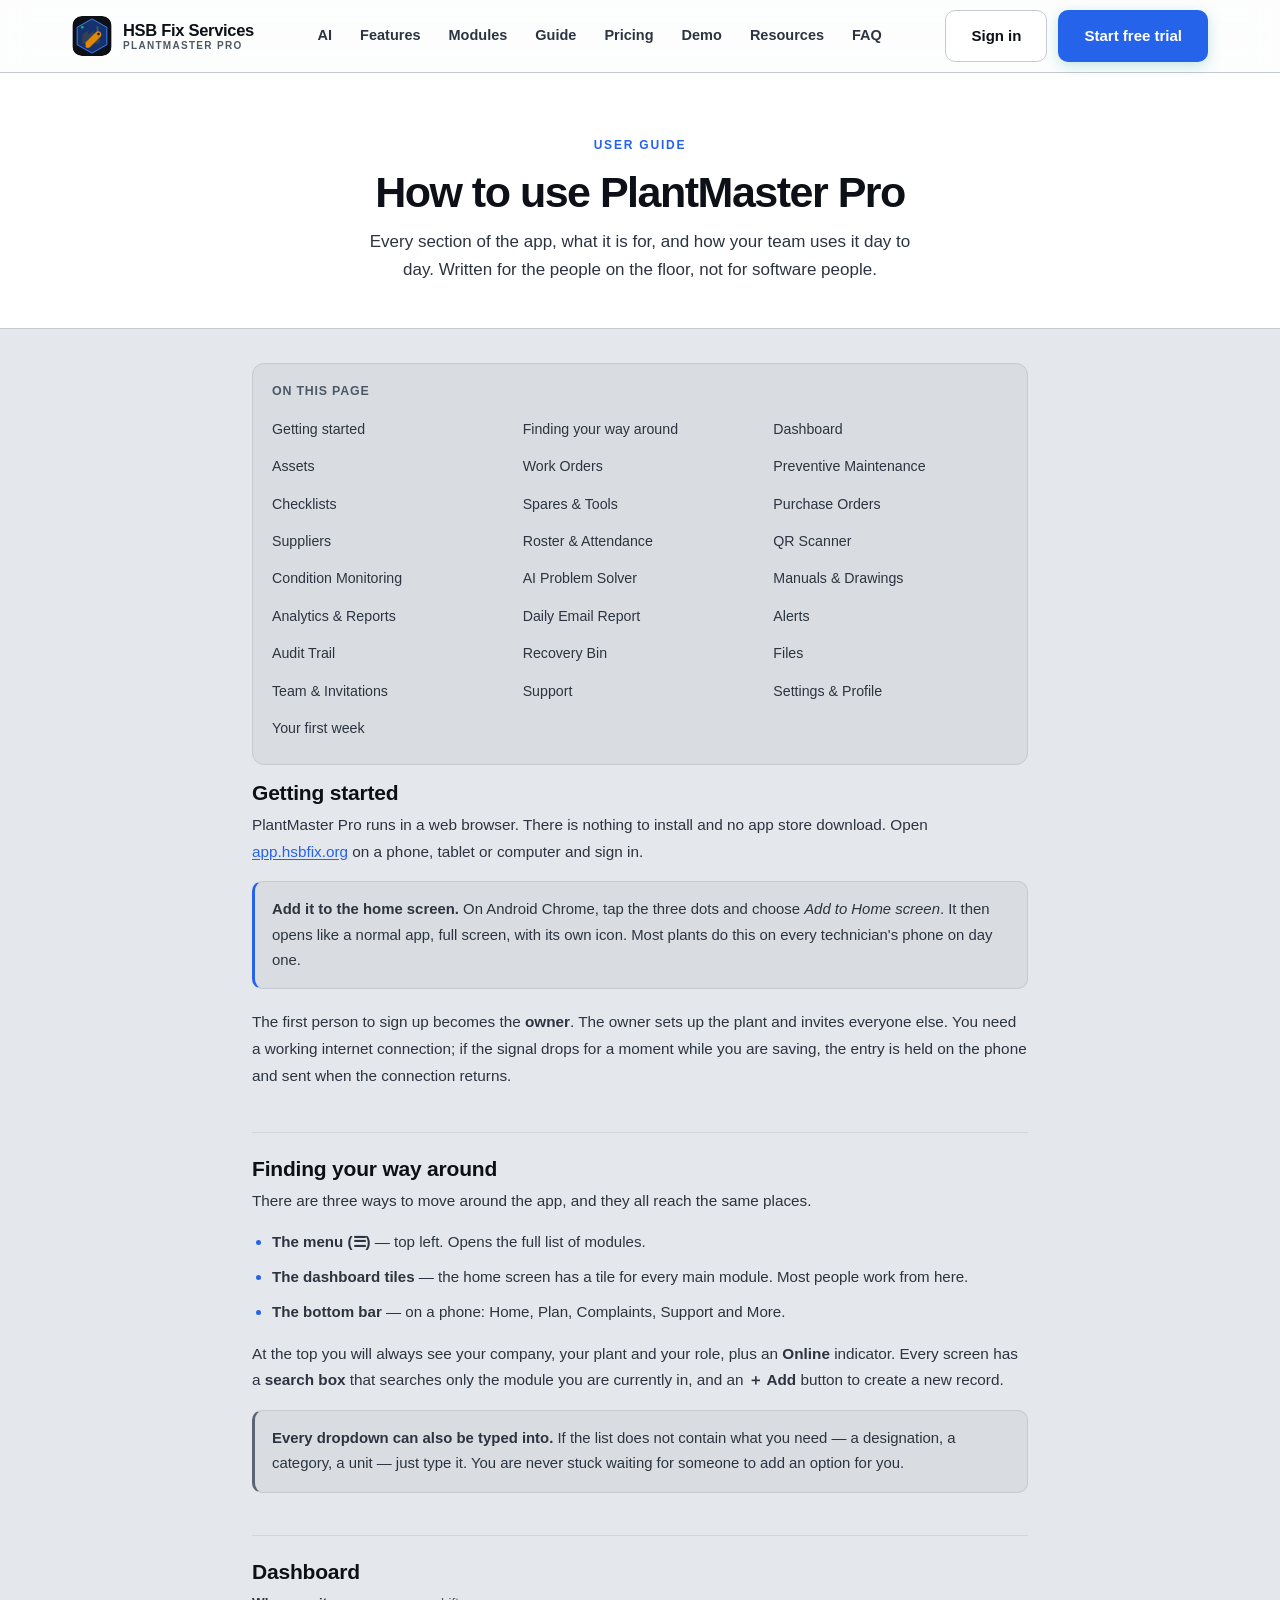
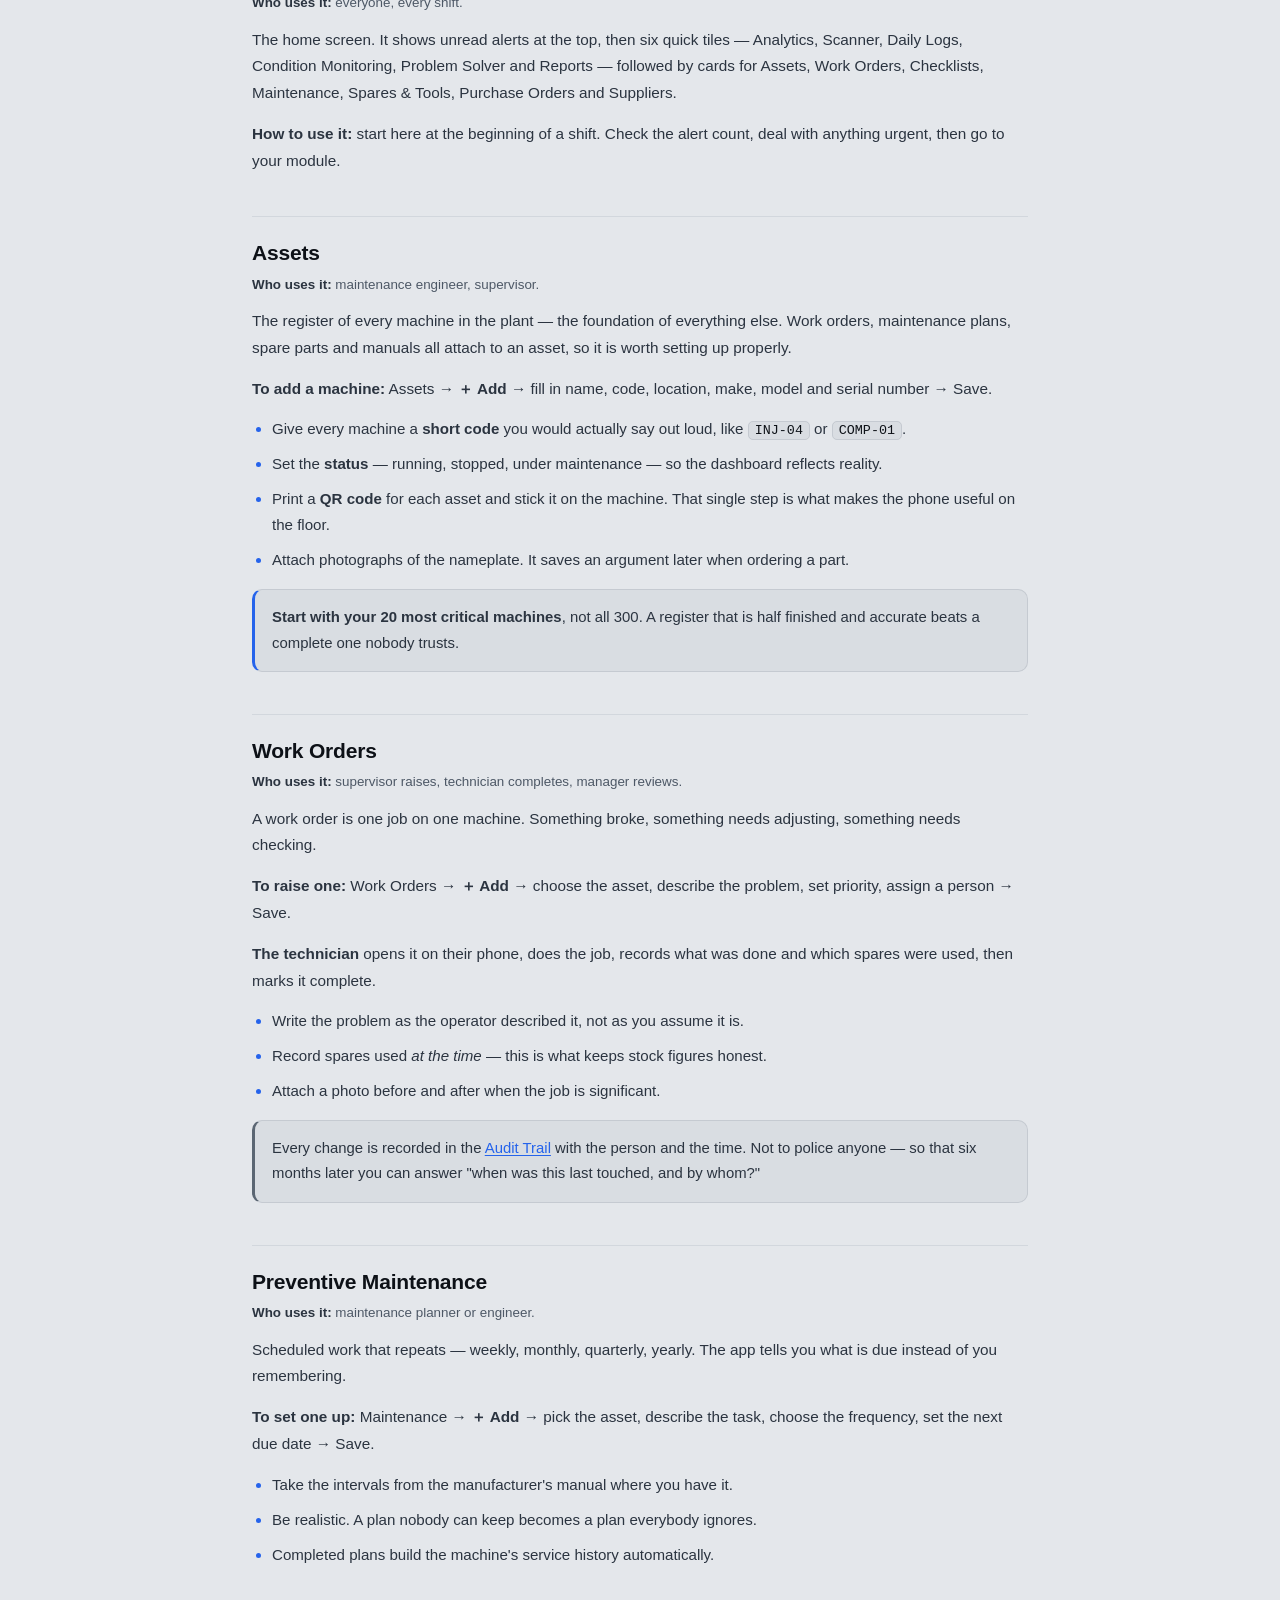
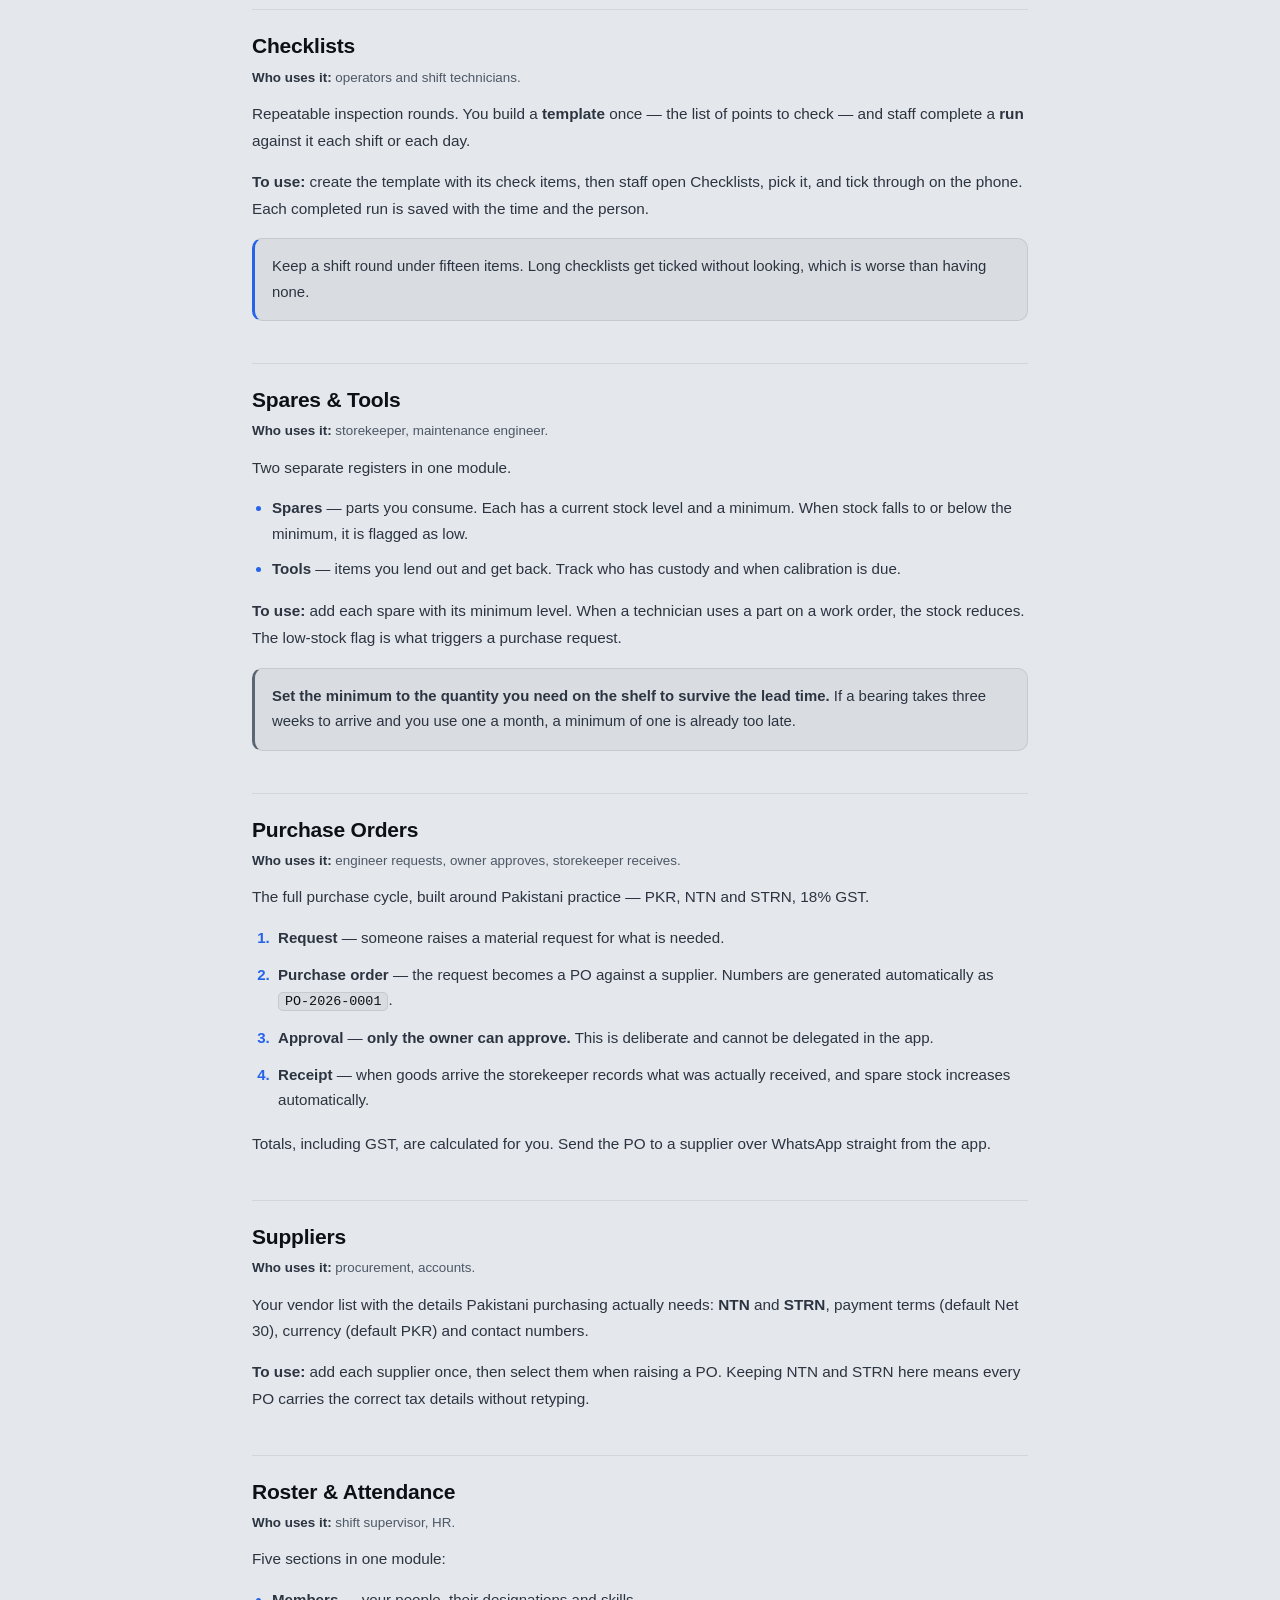
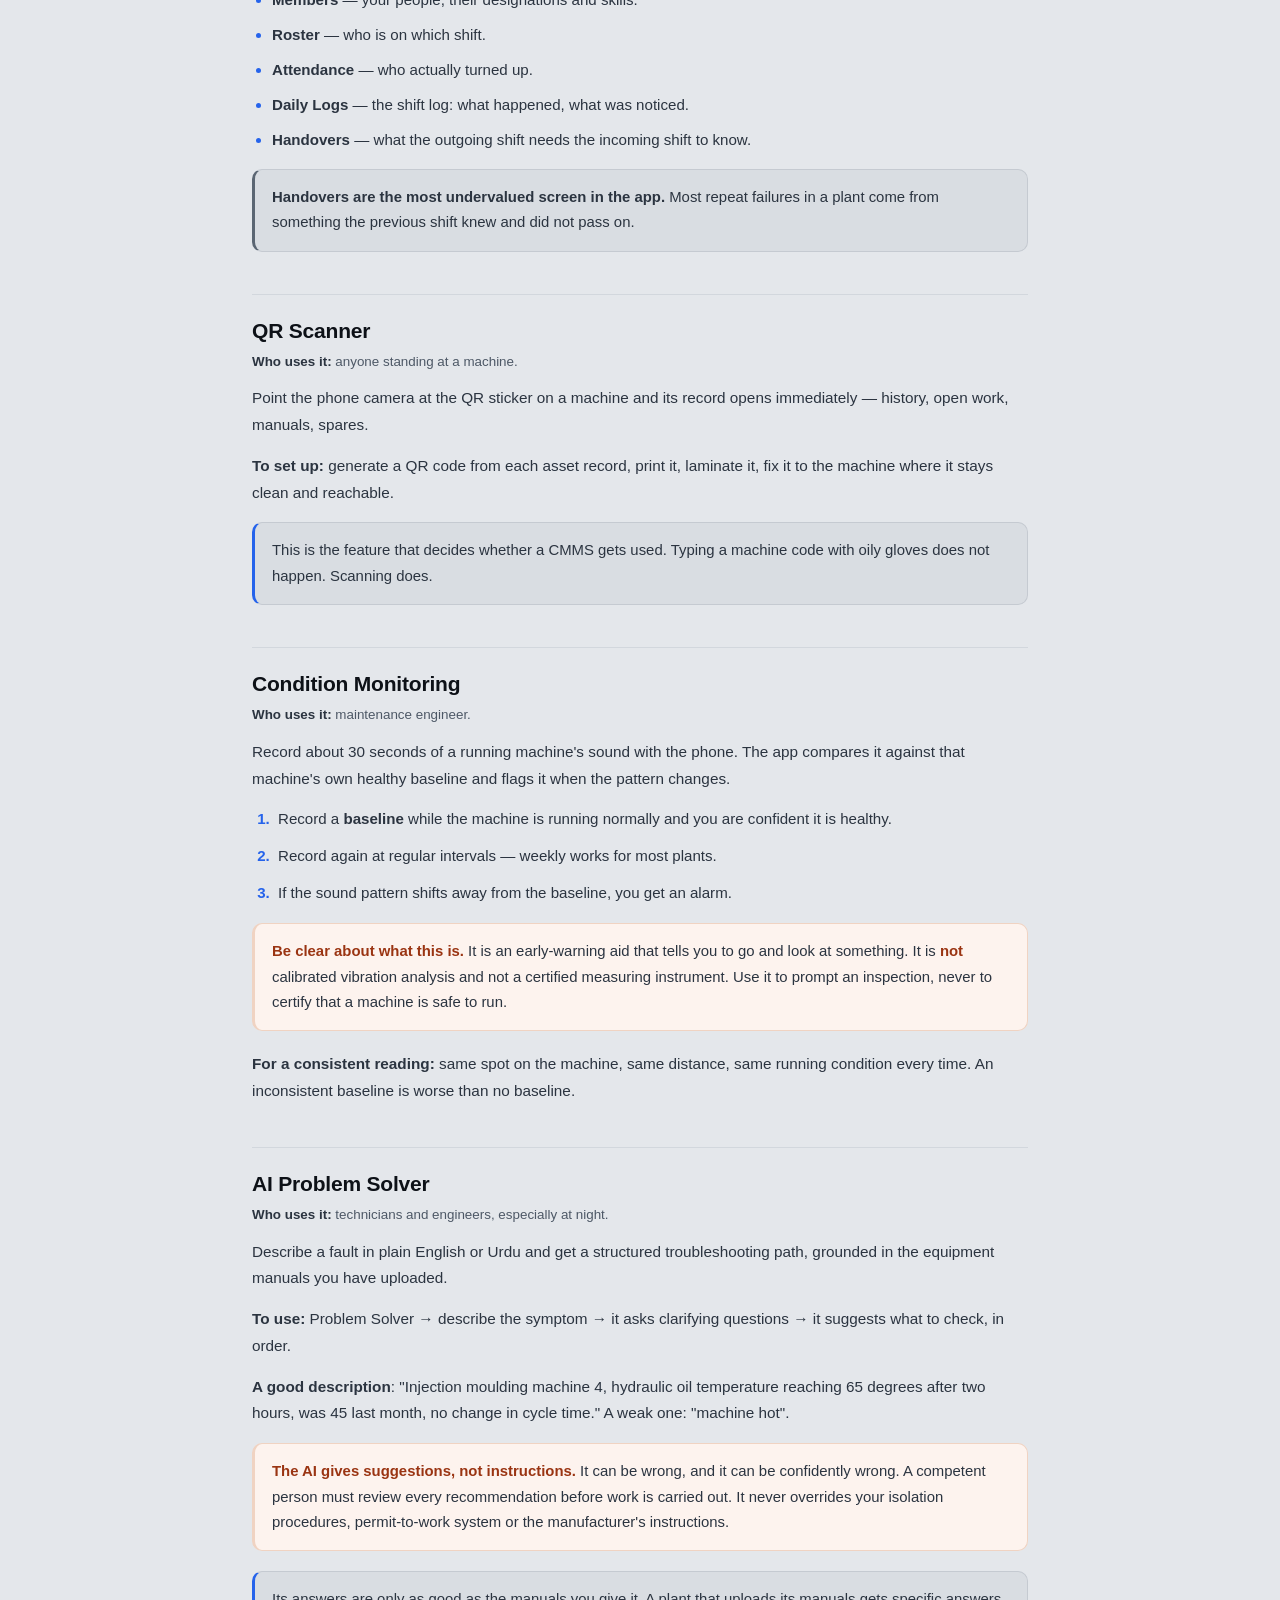
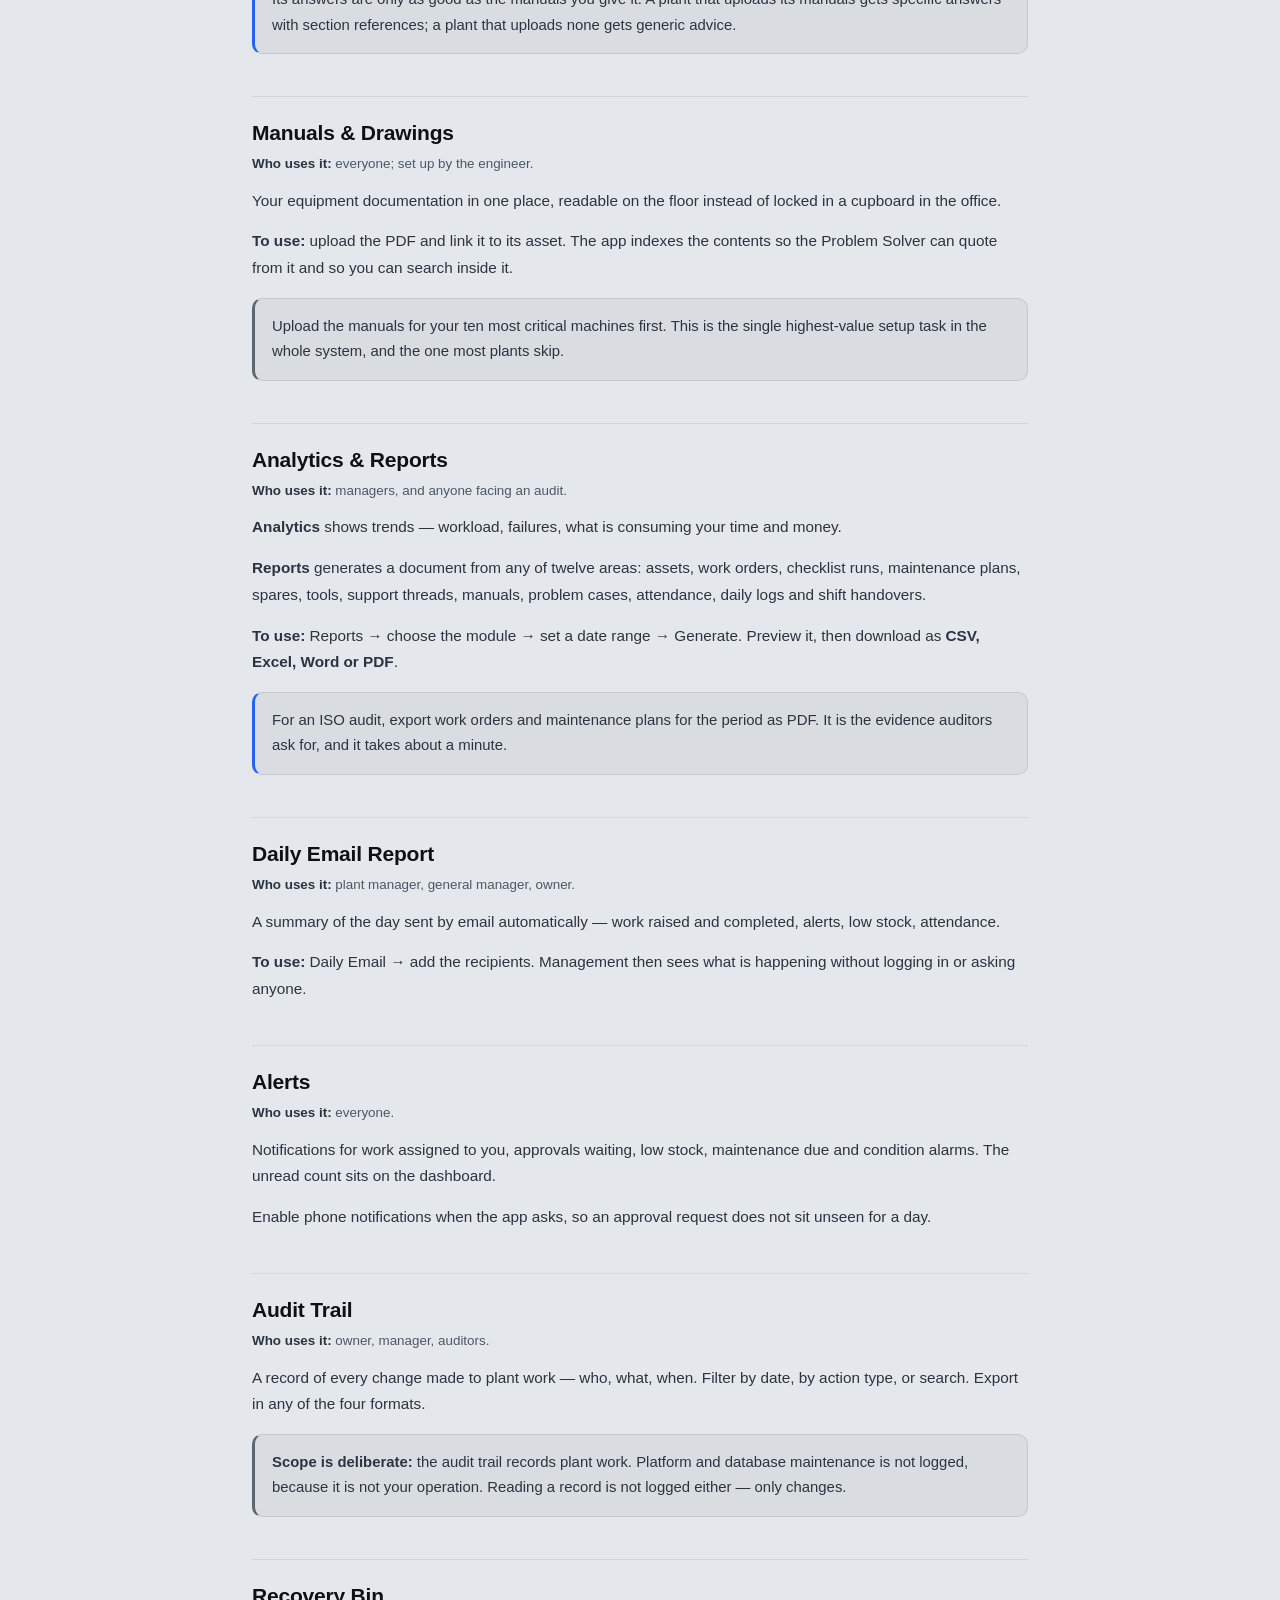
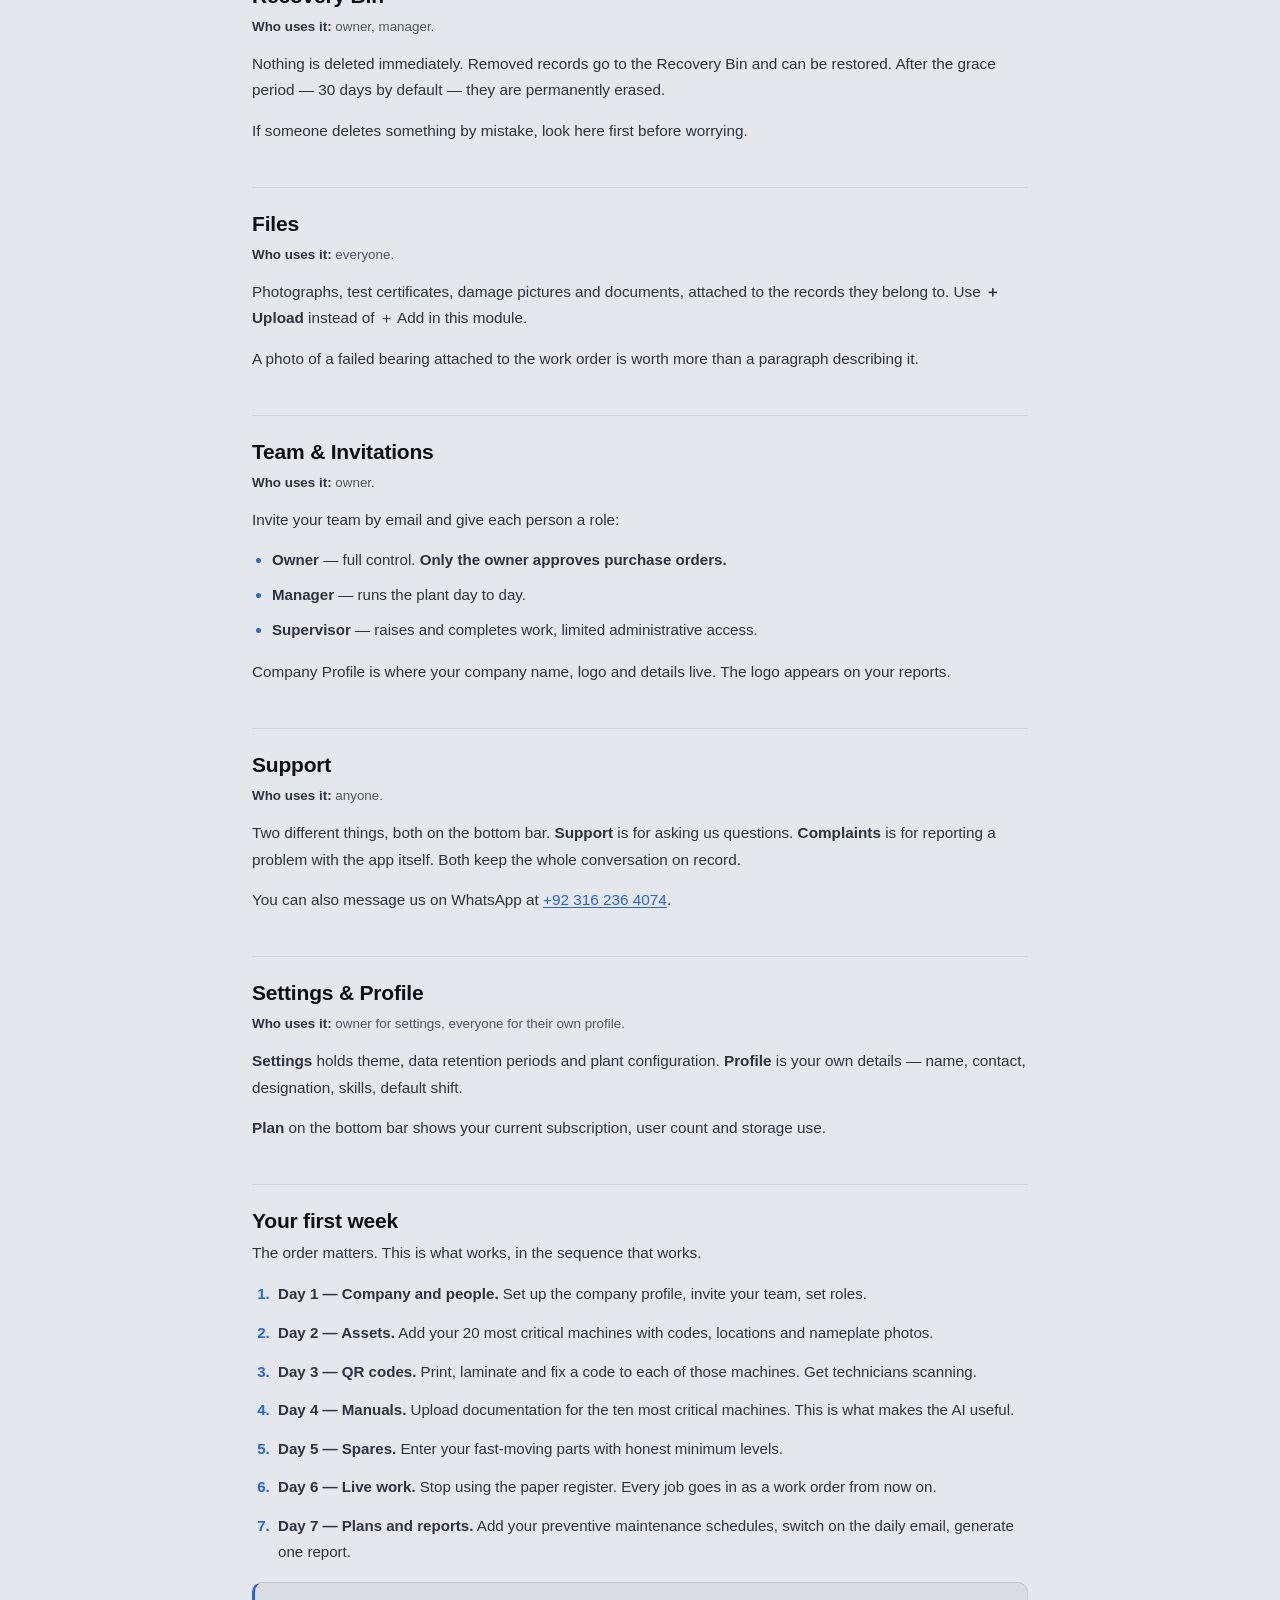
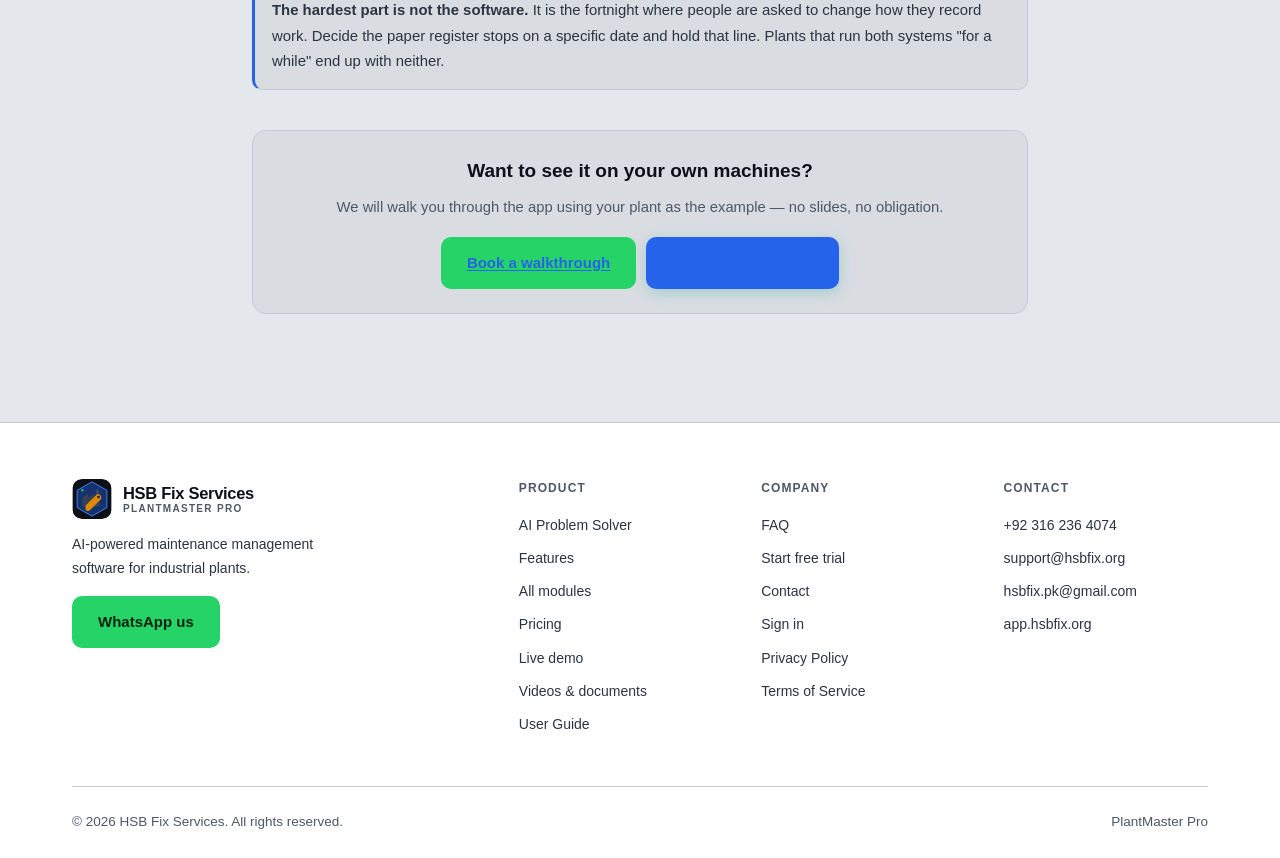
<file: guide.html>
<!doctype html>
<html lang="en">
<head>
<meta charset="utf-8">
<meta name="viewport" content="width=device-width,initial-scale=1">
<title>User Guide — HSB Fix Services | PlantMaster Pro</title>
<meta name="description" content="Complete user guide for PlantMaster Pro. Every module explained: assets, work orders, maintenance, spares, purchase orders, QR scanning, condition monitoring and the AI problem solver.">
<!-- social preview: what WhatsApp, LinkedIn, Facebook and X show -->
<link rel="canonical" href="https://hsbfix.org/guide.html">
<meta property="og:type" content="website">
<meta property="og:site_name" content="HSB Fix Services">
<meta property="og:locale" content="en_PK">
<meta property="og:url" content="https://hsbfix.org/guide.html">
<meta property="og:title" content="How PlantMaster Pro works — a plain guide">
<meta property="og:description" content="What the system does, module by module: work orders, PM schedules, the AI problem solver, condition monitoring, spares and purchase orders.">
<meta property="og:image" content="https://hsbfix.org/img/og-image.jpg">
<meta property="og:image:secure_url" content="https://hsbfix.org/img/og-image.jpg">
<meta property="og:image:type" content="image/jpeg">
<meta property="og:image:width" content="1200">
<meta property="og:image:height" content="630">
<meta property="og:image:alt" content="PlantMaster Pro — AI maintenance software for plants">
<meta name="twitter:card" content="summary_large_image">
<meta name="twitter:title" content="How PlantMaster Pro works — a plain guide">
<meta name="twitter:description" content="What the system does, module by module: work orders, PM schedules, the AI problem solver, condition monitoring, spares and purchase orders.">
<meta name="twitter:image" content="https://hsbfix.org/img/og-image.jpg">
<meta name="theme-color" content="#0d1117">
<link rel="icon" href="/img/favicon.ico" sizes="any">
<link rel="icon" type="image/png" sizes="32x32" href="/img/favicon-32.png">
<link rel="icon" type="image/png" sizes="16x16" href="/img/favicon-16.png">
<link rel="apple-touch-icon" href="/img/apple-touch-icon.png">
<!-- /social preview -->
<link rel="stylesheet" href="styles.css">
</head>
<body>

<header>
  <div class="wrap nav">
    <a href="index.html" class="logo">
      <span class="logo-mark">HS<span>B</span></span>
      <span class="logo-txt">HSB Fix Services<small>PlantMaster Pro</small></span>
    </a>
    <nav class="nav-links">
      <a href="index.html#ai">AI</a>
      <a href="index.html#features">Features</a>
      <a href="index.html#modules">Modules</a>
      <a href="guide.html">Guide</a>
      <a href="pricing.html">Pricing</a>
      <a href="demo.html">Demo</a>
      <a href="resources.html">Resources</a>
      <a href="index.html#faq">FAQ</a>
    </nav>
    <div class="nav-cta">
      <a href="https://app.hsbfix.org" class="btn btn-ghost">Sign in</a>
      <a href="signup.html" class="btn btn-primary">Start free trial</a>
    </div>
    <button class="burger" aria-label="Menu" aria-expanded="false" onclick="var h=this.closest('header');var open=h.classList.toggle('nav-open');this.setAttribute('aria-expanded',open);this.textContent=open?'✕':'☰';">☰</button>
  </div>
</header>

<div class="page-hero">
  <div class="wrap">
    <span class="eyebrow">User Guide</span>
    <h1>How to use PlantMaster Pro</h1>
    <p>Every section of the app, what it is for, and how your team uses it day to day.
       Written for the people on the floor, not for software people.</p>
  </div>
</div>

<section style="padding-top:34px">
  <div class="wrap guide">

    <!-- CONTENTS -->
    <nav class="g-toc">
      <b>On this page</b>
      <div class="g-toc-grid">
        <a href="#start">Getting started</a>
        <a href="#layout">Finding your way around</a>
        <a href="#dashboard">Dashboard</a>
        <a href="#assets">Assets</a>
        <a href="#work">Work Orders</a>
        <a href="#maintenance">Preventive Maintenance</a>
        <a href="#checklists">Checklists</a>
        <a href="#inventory">Spares &amp; Tools</a>
        <a href="#procurement">Purchase Orders</a>
        <a href="#suppliers">Suppliers</a>
        <a href="#people">Roster &amp; Attendance</a>
        <a href="#scanner">QR Scanner</a>
        <a href="#condition">Condition Monitoring</a>
        <a href="#solver">AI Problem Solver</a>
        <a href="#manuals">Manuals &amp; Drawings</a>
        <a href="#analytics">Analytics &amp; Reports</a>
        <a href="#email">Daily Email Report</a>
        <a href="#alerts">Alerts</a>
        <a href="#audit">Audit Trail</a>
        <a href="#recovery">Recovery Bin</a>
        <a href="#files">Files</a>
        <a href="#invites">Team &amp; Invitations</a>
        <a href="#support">Support</a>
        <a href="#settings">Settings &amp; Profile</a>
        <a href="#firstweek">Your first week</a>
      </div>
    </nav>

    <!-- GETTING STARTED -->
    <h2 id="start">Getting started</h2>
    <p>
      PlantMaster Pro runs in a web browser. There is nothing to install and no app store
      download. Open <a href="https://app.hsbfix.org">app.hsbfix.org</a> on a phone,
      tablet or computer and sign in.
    </p>
    <div class="g-tip">
      <b>Add it to the home screen.</b> On Android Chrome, tap the three dots and choose
      <i>Add to Home screen</i>. It then opens like a normal app, full screen, with its own
      icon. Most plants do this on every technician's phone on day one.
    </div>
    <p>
      The first person to sign up becomes the <b>owner</b>. The owner sets up the plant and
      invites everyone else. You need a working internet connection; if the signal drops
      for a moment while you are saving, the entry is held on the phone and sent when the
      connection returns.
    </p>

    <!-- LAYOUT -->
    <h2 id="layout">Finding your way around</h2>
    <p>There are three ways to move around the app, and they all reach the same places.</p>
    <ul class="g-list">
      <li><b>The menu (☰)</b> — top left. Opens the full list of modules.</li>
      <li><b>The dashboard tiles</b> — the home screen has a tile for every main module. Most people work from here.</li>
      <li><b>The bottom bar</b> — on a phone: Home, Plan, Complaints, Support and More.</li>
    </ul>
    <p>
      At the top you will always see your company, your plant and your role, plus an
      <b>Online</b> indicator. Every screen has a <b>search box</b> that searches only the
      module you are currently in, and an <b>＋ Add</b> button to create a new record.
    </p>
    <div class="g-note">
      <b>Every dropdown can also be typed into.</b> If the list does not contain what you
      need — a designation, a category, a unit — just type it. You are never stuck waiting
      for someone to add an option for you.
    </div>

    <!-- DASHBOARD -->
    <h2 id="dashboard">Dashboard</h2>
    <p class="g-who"><b>Who uses it:</b> everyone, every shift.</p>
    <p>
      The home screen. It shows unread alerts at the top, then six quick tiles —
      Analytics, Scanner, Daily Logs, Condition Monitoring, Problem Solver and Reports —
      followed by cards for Assets, Work Orders, Checklists, Maintenance, Spares &amp;
      Tools, Purchase Orders and Suppliers.
    </p>
    <p><b>How to use it:</b> start here at the beginning of a shift. Check the alert count, deal with anything urgent, then go to your module.</p>

    <!-- ASSETS -->
    <h2 id="assets">Assets</h2>
    <p class="g-who"><b>Who uses it:</b> maintenance engineer, supervisor.</p>
    <p>
      The register of every machine in the plant — the foundation of everything else. Work
      orders, maintenance plans, spare parts and manuals all attach to an asset, so it is
      worth setting up properly.
    </p>
    <p><b>To add a machine:</b> Assets → <b>＋ Add</b> → fill in name, code, location, make, model and serial number → Save.</p>
    <ul class="g-list">
      <li>Give every machine a <b>short code</b> you would actually say out loud, like <span class="g-code">INJ-04</span> or <span class="g-code">COMP-01</span>.</li>
      <li>Set the <b>status</b> — running, stopped, under maintenance — so the dashboard reflects reality.</li>
      <li>Print a <b>QR code</b> for each asset and stick it on the machine. That single step is what makes the phone useful on the floor.</li>
      <li>Attach photographs of the nameplate. It saves an argument later when ordering a part.</li>
    </ul>
    <div class="g-tip">
      <b>Start with your 20 most critical machines</b>, not all 300. A register that is half
      finished and accurate beats a complete one nobody trusts.
    </div>

    <!-- WORK ORDERS -->
    <h2 id="work">Work Orders</h2>
    <p class="g-who"><b>Who uses it:</b> supervisor raises, technician completes, manager reviews.</p>
    <p>
      A work order is one job on one machine. Something broke, something needs adjusting,
      something needs checking.
    </p>
    <p><b>To raise one:</b> Work Orders → <b>＋ Add</b> → choose the asset, describe the problem, set priority, assign a person → Save.</p>
    <p><b>The technician</b> opens it on their phone, does the job, records what was done and which spares were used, then marks it complete.</p>
    <ul class="g-list">
      <li>Write the problem as the operator described it, not as you assume it is.</li>
      <li>Record spares used <i>at the time</i> — this is what keeps stock figures honest.</li>
      <li>Attach a photo before and after when the job is significant.</li>
    </ul>
    <div class="g-note">
      Every change is recorded in the <a href="#audit">Audit Trail</a> with the person and
      the time. Not to police anyone — so that six months later you can answer "when was
      this last touched, and by whom?"
    </div>

    <!-- MAINTENANCE -->
    <h2 id="maintenance">Preventive Maintenance</h2>
    <p class="g-who"><b>Who uses it:</b> maintenance planner or engineer.</p>
    <p>
      Scheduled work that repeats — weekly, monthly, quarterly, yearly. The app tells you
      what is due instead of you remembering.
    </p>
    <p><b>To set one up:</b> Maintenance → <b>＋ Add</b> → pick the asset, describe the task, choose the frequency, set the next due date → Save.</p>
    <ul class="g-list">
      <li>Take the intervals from the manufacturer's manual where you have it.</li>
      <li>Be realistic. A plan nobody can keep becomes a plan everybody ignores.</li>
      <li>Completed plans build the machine's service history automatically.</li>
    </ul>

    <!-- CHECKLISTS -->
    <h2 id="checklists">Checklists</h2>
    <p class="g-who"><b>Who uses it:</b> operators and shift technicians.</p>
    <p>
      Repeatable inspection rounds. You build a <b>template</b> once — the list of points to
      check — and staff complete a <b>run</b> against it each shift or each day.
    </p>
    <p><b>To use:</b> create the template with its check items, then staff open Checklists, pick it, and tick through on the phone. Each completed run is saved with the time and the person.</p>
    <div class="g-tip">
      Keep a shift round under fifteen items. Long checklists get ticked without looking,
      which is worse than having none.
    </div>

    <!-- INVENTORY -->
    <h2 id="inventory">Spares &amp; Tools</h2>
    <p class="g-who"><b>Who uses it:</b> storekeeper, maintenance engineer.</p>
    <p>Two separate registers in one module.</p>
    <ul class="g-list">
      <li><b>Spares</b> — parts you consume. Each has a current stock level and a minimum. When stock falls to or below the minimum, it is flagged as low.</li>
      <li><b>Tools</b> — items you lend out and get back. Track who has custody and when calibration is due.</li>
    </ul>
    <p><b>To use:</b> add each spare with its minimum level. When a technician uses a part on a work order, the stock reduces. The low-stock flag is what triggers a purchase request.</p>
    <div class="g-note">
      <b>Set the minimum to the quantity you need on the shelf to survive the lead time.</b>
      If a bearing takes three weeks to arrive and you use one a month, a minimum of one is
      already too late.
    </div>

    <!-- PROCUREMENT -->
    <h2 id="procurement">Purchase Orders</h2>
    <p class="g-who"><b>Who uses it:</b> engineer requests, owner approves, storekeeper receives.</p>
    <p>The full purchase cycle, built around Pakistani practice — PKR, NTN and STRN, 18% GST.</p>
    <ol class="g-steps">
      <li><b>Request</b> — someone raises a material request for what is needed.</li>
      <li><b>Purchase order</b> — the request becomes a PO against a supplier. Numbers are generated automatically as <span class="g-code">PO-2026-0001</span>.</li>
      <li><b>Approval</b> — <b>only the owner can approve.</b> This is deliberate and cannot be delegated in the app.</li>
      <li><b>Receipt</b> — when goods arrive the storekeeper records what was actually received, and spare stock increases automatically.</li>
    </ol>
    <p>Totals, including GST, are calculated for you. Send the PO to a supplier over WhatsApp straight from the app.</p>

    <!-- SUPPLIERS -->
    <h2 id="suppliers">Suppliers</h2>
    <p class="g-who"><b>Who uses it:</b> procurement, accounts.</p>
    <p>
      Your vendor list with the details Pakistani purchasing actually needs: <b>NTN</b> and
      <b>STRN</b>, payment terms (default Net 30), currency (default PKR) and contact
      numbers.
    </p>
    <p><b>To use:</b> add each supplier once, then select them when raising a PO. Keeping NTN and STRN here means every PO carries the correct tax details without retyping.</p>

    <!-- PEOPLE -->
    <h2 id="people">Roster &amp; Attendance</h2>
    <p class="g-who"><b>Who uses it:</b> shift supervisor, HR.</p>
    <p>Five sections in one module:</p>
    <ul class="g-list">
      <li><b>Members</b> — your people, their designations and skills.</li>
      <li><b>Roster</b> — who is on which shift.</li>
      <li><b>Attendance</b> — who actually turned up.</li>
      <li><b>Daily Logs</b> — the shift log: what happened, what was noticed.</li>
      <li><b>Handovers</b> — what the outgoing shift needs the incoming shift to know.</li>
    </ul>
    <div class="g-note">
      <b>Handovers are the most undervalued screen in the app.</b> Most repeat failures in a
      plant come from something the previous shift knew and did not pass on.
    </div>

    <!-- SCANNER -->
    <h2 id="scanner">QR Scanner</h2>
    <p class="g-who"><b>Who uses it:</b> anyone standing at a machine.</p>
    <p>
      Point the phone camera at the QR sticker on a machine and its record opens
      immediately — history, open work, manuals, spares.
    </p>
    <p><b>To set up:</b> generate a QR code from each asset record, print it, laminate it, fix it to the machine where it stays clean and reachable.</p>
    <div class="g-tip">
      This is the feature that decides whether a CMMS gets used. Typing a machine code with
      oily gloves does not happen. Scanning does.
    </div>

    <!-- CONDITION -->
    <h2 id="condition">Condition Monitoring</h2>
    <p class="g-who"><b>Who uses it:</b> maintenance engineer.</p>
    <p>
      Record about 30 seconds of a running machine's sound with the phone. The app compares
      it against that machine's own healthy baseline and flags it when the pattern changes.
    </p>
    <ol class="g-steps">
      <li>Record a <b>baseline</b> while the machine is running normally and you are confident it is healthy.</li>
      <li>Record again at regular intervals — weekly works for most plants.</li>
      <li>If the sound pattern shifts away from the baseline, you get an alarm.</li>
    </ol>
    <div class="g-warn">
      <b>Be clear about what this is.</b> It is an early-warning aid that tells you to go and
      look at something. It is <b>not</b> calibrated vibration analysis and not a certified
      measuring instrument. Use it to prompt an inspection, never to certify that a machine
      is safe to run.
    </div>
    <p><b>For a consistent reading:</b> same spot on the machine, same distance, same running condition every time. An inconsistent baseline is worse than no baseline.</p>

    <!-- SOLVER -->
    <h2 id="solver">AI Problem Solver</h2>
    <p class="g-who"><b>Who uses it:</b> technicians and engineers, especially at night.</p>
    <p>
      Describe a fault in plain English or Urdu and get a structured troubleshooting path,
      grounded in the equipment manuals you have uploaded.
    </p>
    <p><b>To use:</b> Problem Solver → describe the symptom → it asks clarifying questions → it suggests what to check, in order.</p>
    <p><b>A good description</b>: "Injection moulding machine 4, hydraulic oil temperature reaching 65 degrees after two hours, was 45 last month, no change in cycle time." A weak one: "machine hot".</p>
    <div class="g-warn">
      <b>The AI gives suggestions, not instructions.</b> It can be wrong, and it can be
      confidently wrong. A competent person must review every recommendation before work is
      carried out. It never overrides your isolation procedures, permit-to-work system or
      the manufacturer's instructions.
    </div>
    <div class="g-tip">
      Its answers are only as good as the manuals you give it. A plant that uploads its
      manuals gets specific answers with section references; a plant that uploads none gets
      generic advice.
    </div>

    <!-- MANUALS -->
    <h2 id="manuals">Manuals &amp; Drawings</h2>
    <p class="g-who"><b>Who uses it:</b> everyone; set up by the engineer.</p>
    <p>
      Your equipment documentation in one place, readable on the floor instead of locked in
      a cupboard in the office.
    </p>
    <p><b>To use:</b> upload the PDF and link it to its asset. The app indexes the contents so the Problem Solver can quote from it and so you can search inside it.</p>
    <div class="g-note">
      Upload the manuals for your ten most critical machines first. This is the single
      highest-value setup task in the whole system, and the one most plants skip.
    </div>

    <!-- ANALYTICS -->
    <h2 id="analytics">Analytics &amp; Reports</h2>
    <p class="g-who"><b>Who uses it:</b> managers, and anyone facing an audit.</p>
    <p><b>Analytics</b> shows trends — workload, failures, what is consuming your time and money.</p>
    <p>
      <b>Reports</b> generates a document from any of twelve areas: assets, work orders,
      checklist runs, maintenance plans, spares, tools, support threads, manuals, problem
      cases, attendance, daily logs and shift handovers.
    </p>
    <p><b>To use:</b> Reports → choose the module → set a date range → Generate. Preview it, then download as <b>CSV, Excel, Word or PDF</b>.</p>
    <div class="g-tip">
      For an ISO audit, export work orders and maintenance plans for the period as PDF. It
      is the evidence auditors ask for, and it takes about a minute.
    </div>

    <!-- EMAIL -->
    <h2 id="email">Daily Email Report</h2>
    <p class="g-who"><b>Who uses it:</b> plant manager, general manager, owner.</p>
    <p>
      A summary of the day sent by email automatically — work raised and completed, alerts,
      low stock, attendance.
    </p>
    <p><b>To use:</b> Daily Email → add the recipients. Management then sees what is happening without logging in or asking anyone.</p>

    <!-- ALERTS -->
    <h2 id="alerts">Alerts</h2>
    <p class="g-who"><b>Who uses it:</b> everyone.</p>
    <p>
      Notifications for work assigned to you, approvals waiting, low stock, maintenance due
      and condition alarms. The unread count sits on the dashboard.
    </p>
    <p>Enable phone notifications when the app asks, so an approval request does not sit unseen for a day.</p>

    <!-- AUDIT -->
    <h2 id="audit">Audit Trail</h2>
    <p class="g-who"><b>Who uses it:</b> owner, manager, auditors.</p>
    <p>
      A record of every change made to plant work — who, what, when. Filter by date, by
      action type, or search. Export in any of the four formats.
    </p>
    <div class="g-note">
      <b>Scope is deliberate:</b> the audit trail records plant work. Platform and database
      maintenance is not logged, because it is not your operation. Reading a record is not
      logged either — only changes.
    </div>

    <!-- RECOVERY -->
    <h2 id="recovery">Recovery Bin</h2>
    <p class="g-who"><b>Who uses it:</b> owner, manager.</p>
    <p>
      Nothing is deleted immediately. Removed records go to the Recovery Bin and can be
      restored. After the grace period — 30 days by default — they are permanently erased.
    </p>
    <p>If someone deletes something by mistake, look here first before worrying.</p>

    <!-- FILES -->
    <h2 id="files">Files</h2>
    <p class="g-who"><b>Who uses it:</b> everyone.</p>
    <p>
      Photographs, test certificates, damage pictures and documents, attached to the records
      they belong to. Use <b>＋ Upload</b> instead of ＋ Add in this module.
    </p>
    <p>A photo of a failed bearing attached to the work order is worth more than a paragraph describing it.</p>

    <!-- INVITES -->
    <h2 id="invites">Team &amp; Invitations</h2>
    <p class="g-who"><b>Who uses it:</b> owner.</p>
    <p>Invite your team by email and give each person a role:</p>
    <ul class="g-list">
      <li><b>Owner</b> — full control. <b>Only the owner approves purchase orders.</b></li>
      <li><b>Manager</b> — runs the plant day to day.</li>
      <li><b>Supervisor</b> — raises and completes work, limited administrative access.</li>
    </ul>
    <p>Company Profile is where your company name, logo and details live. The logo appears on your reports.</p>

    <!-- SUPPORT -->
    <h2 id="support">Support</h2>
    <p class="g-who"><b>Who uses it:</b> anyone.</p>
    <p>
      Two different things, both on the bottom bar. <b>Support</b> is for asking us
      questions. <b>Complaints</b> is for reporting a problem with the app itself. Both keep
      the whole conversation on record.
    </p>
    <p>You can also message us on WhatsApp at <a href="https://wa.me/923162364074">+92 316 236 4074</a>.</p>

    <!-- SETTINGS -->
    <h2 id="settings">Settings &amp; Profile</h2>
    <p class="g-who"><b>Who uses it:</b> owner for settings, everyone for their own profile.</p>
    <p>
      <b>Settings</b> holds theme, data retention periods and plant configuration.
      <b>Profile</b> is your own details — name, contact, designation, skills, default shift.
    </p>
    <p><b>Plan</b> on the bottom bar shows your current subscription, user count and storage use.</p>

    <!-- FIRST WEEK -->
    <h2 id="firstweek">Your first week</h2>
    <p>The order matters. This is what works, in the sequence that works.</p>
    <ol class="g-steps g-week">
      <li><b>Day 1 — Company and people.</b> Set up the company profile, invite your team, set roles.</li>
      <li><b>Day 2 — Assets.</b> Add your 20 most critical machines with codes, locations and nameplate photos.</li>
      <li><b>Day 3 — QR codes.</b> Print, laminate and fix a code to each of those machines. Get technicians scanning.</li>
      <li><b>Day 4 — Manuals.</b> Upload documentation for the ten most critical machines. This is what makes the AI useful.</li>
      <li><b>Day 5 — Spares.</b> Enter your fast-moving parts with honest minimum levels.</li>
      <li><b>Day 6 — Live work.</b> Stop using the paper register. Every job goes in as a work order from now on.</li>
      <li><b>Day 7 — Plans and reports.</b> Add your preventive maintenance schedules, switch on the daily email, generate one report.</li>
    </ol>
    <div class="g-tip">
      <b>The hardest part is not the software.</b> It is the fortnight where people are asked
      to change how they record work. Decide the paper register stops on a specific date and
      hold that line. Plants that run both systems "for a while" end up with neither.
    </div>

    <div class="g-cta">
      <h3>Want to see it on your own machines?</h3>
      <p>We will walk you through the app using your plant as the example — no slides, no obligation.</p>
      <div class="g-cta-btns">
        <a href="https://wa.me/923162364074" class="btn btn-wa">Book a walkthrough</a>
        <a href="signup.html" class="btn btn-primary">Start 7-day free trial</a>
      </div>
    </div>

  </div>
</section>

<footer>
  <div class="wrap">
    <div class="foot-grid">
      <div class="foot-brand">
        <a href="index.html" class="logo">
          <span class="logo-mark">HS<span>B</span></span>
          <span class="logo-txt">HSB Fix Services<small>PlantMaster Pro</small></span>
        </a>
        <p>AI-powered maintenance management software for industrial plants.</p>
        <a href="https://wa.me/923162364074" class="btn btn-wa">WhatsApp us</a>
      </div>
      <div class="foot-col">
        <h4>Product</h4>
        <a href="index.html#ai">AI Problem Solver</a>
        <a href="index.html#features">Features</a>
        <a href="index.html#modules">All modules</a>
        <a href="pricing.html">Pricing</a>
        <a href="demo.html">Live demo</a>
        <a href="resources.html">Videos &amp; documents</a>
        <a href="guide.html">User Guide</a>
      </div>
      <div class="foot-col">
        <h4>Company</h4>
        <a href="index.html#faq">FAQ</a>
        <a href="signup.html">Start free trial</a>
        <a href="https://wa.me/923162364074">Contact</a>
        <a href="https://app.hsbfix.org">Sign in</a>
        <a href="privacy.html">Privacy Policy</a>
        <a href="terms.html">Terms of Service</a>
      </div>
      <div class="foot-col">
        <h4>Contact</h4>
        <a href="https://wa.me/923162364074">+92 316 236 4074</a>
        <a href="mailto:support@hsbfix.org">support@hsbfix.org</a>
        <a href="mailto:hsbfix.pk@gmail.com">hsbfix.pk@gmail.com</a>
        <a href="https://app.hsbfix.org">app.hsbfix.org</a>
      </div>
    </div>
    <div class="foot-bot">
      <span>© 2026 HSB Fix Services. All rights reserved.</span>
      <span>PlantMaster Pro</span>
    </div>
  </div>
</footer>

<script>
/* nav: close the mobile menu on outside tap, Escape, or link choice */
(function(){
  var h=document.querySelector('header');
  if(!h)return;
  var b=h.querySelector('.burger');
  if(!b)return;
  function close(){
    if(!h.classList.contains('nav-open'))return;
    h.classList.remove('nav-open');
    b.setAttribute('aria-expanded','false');
    b.textContent='\u2630';
  }
  document.addEventListener('pointerdown',function(e){
    if(!h.classList.contains('nav-open'))return;
    if(h.contains(e.target))return;   /* taps inside the header keep it open */
    close();
  },true);
  document.addEventListener('keydown',function(e){ if(e.key==='Escape')close(); });
  h.querySelectorAll('nav a').forEach(function(a){ a.addEventListener('click',close); });
})();
</script>
</body>
</html>
</file>
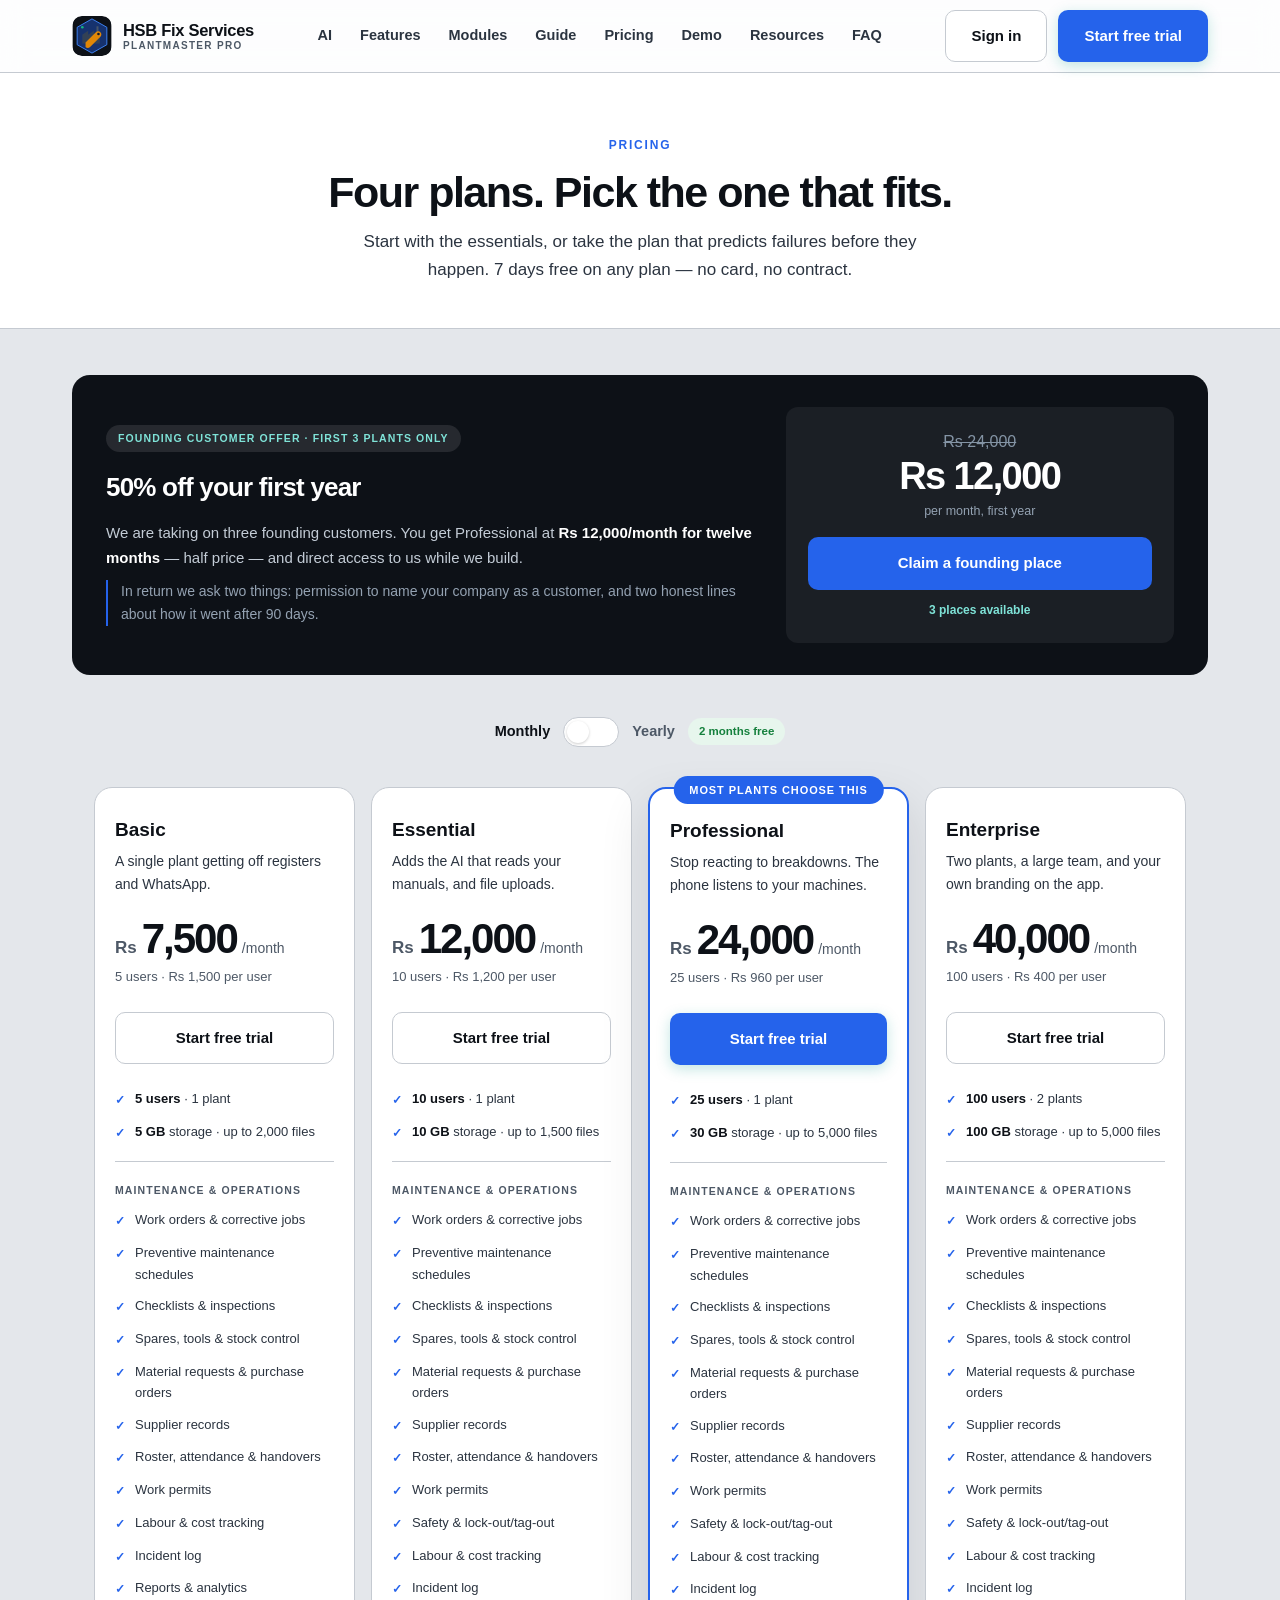
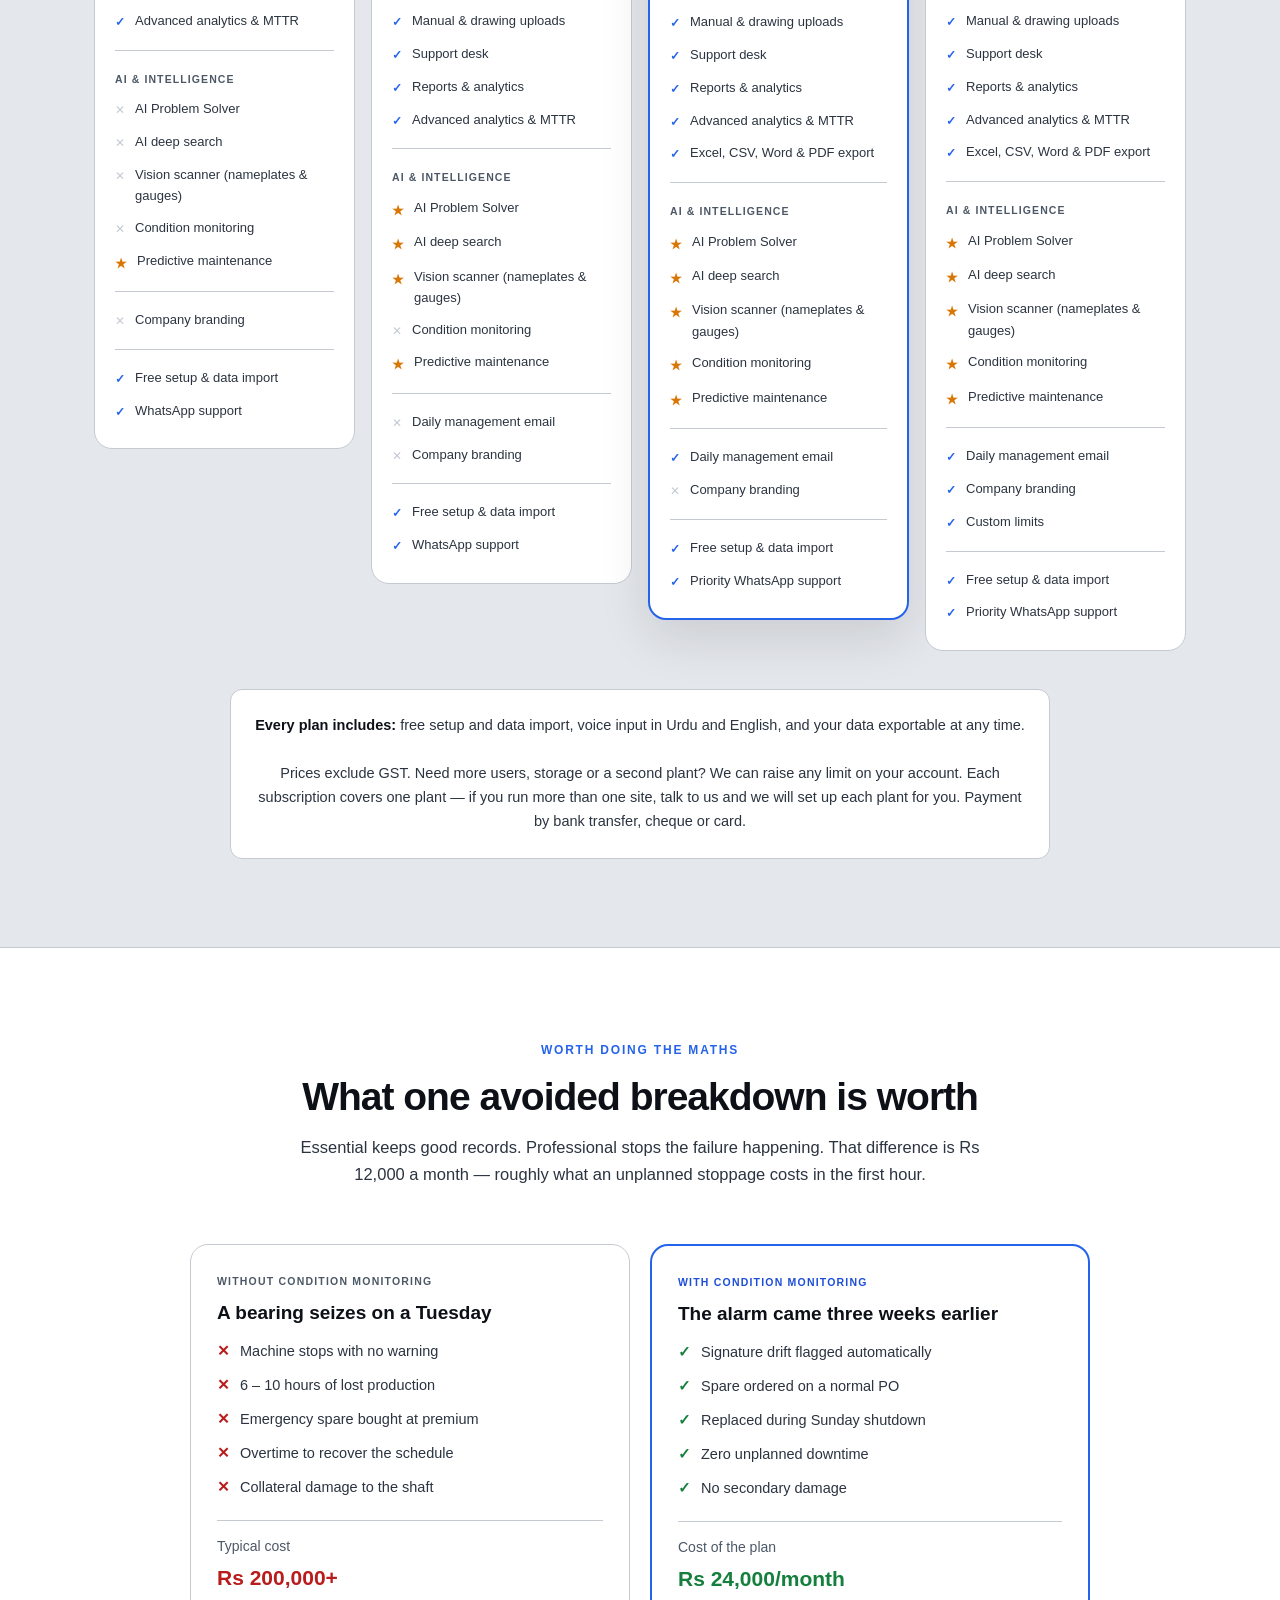
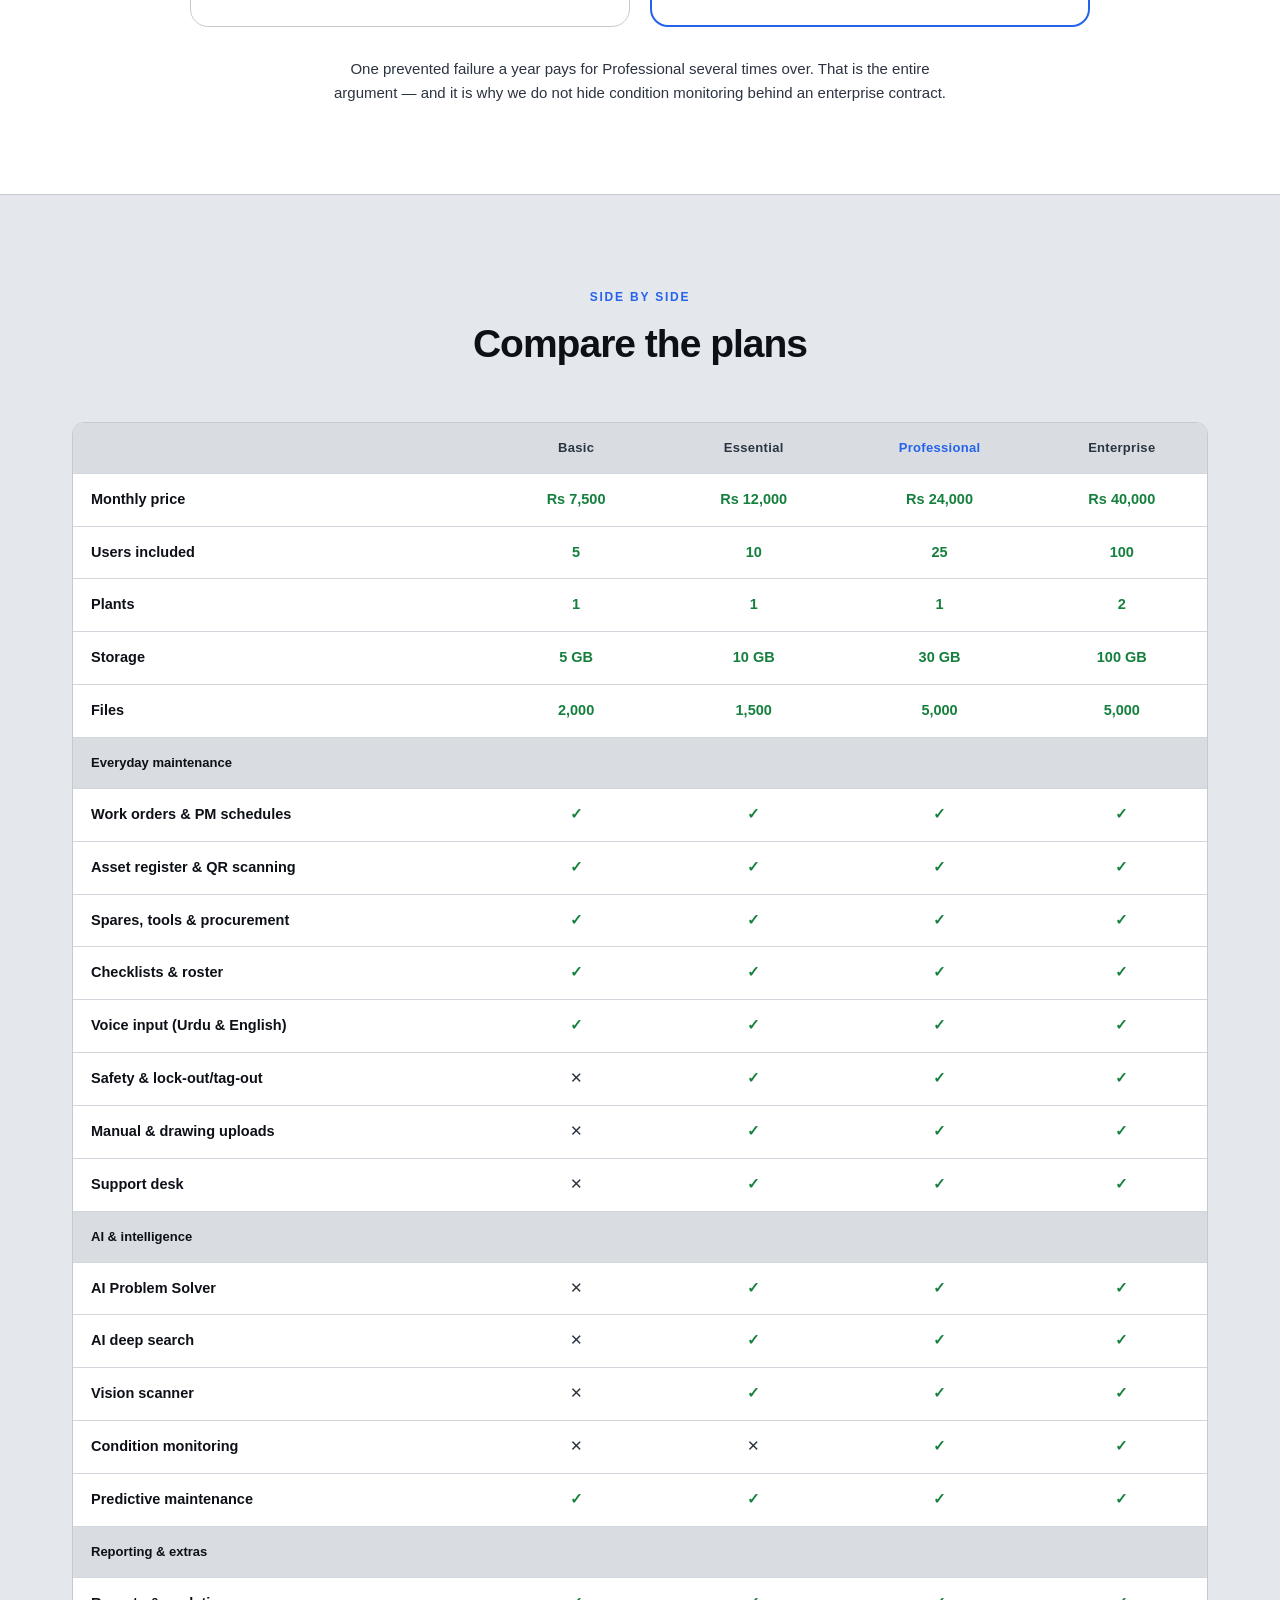
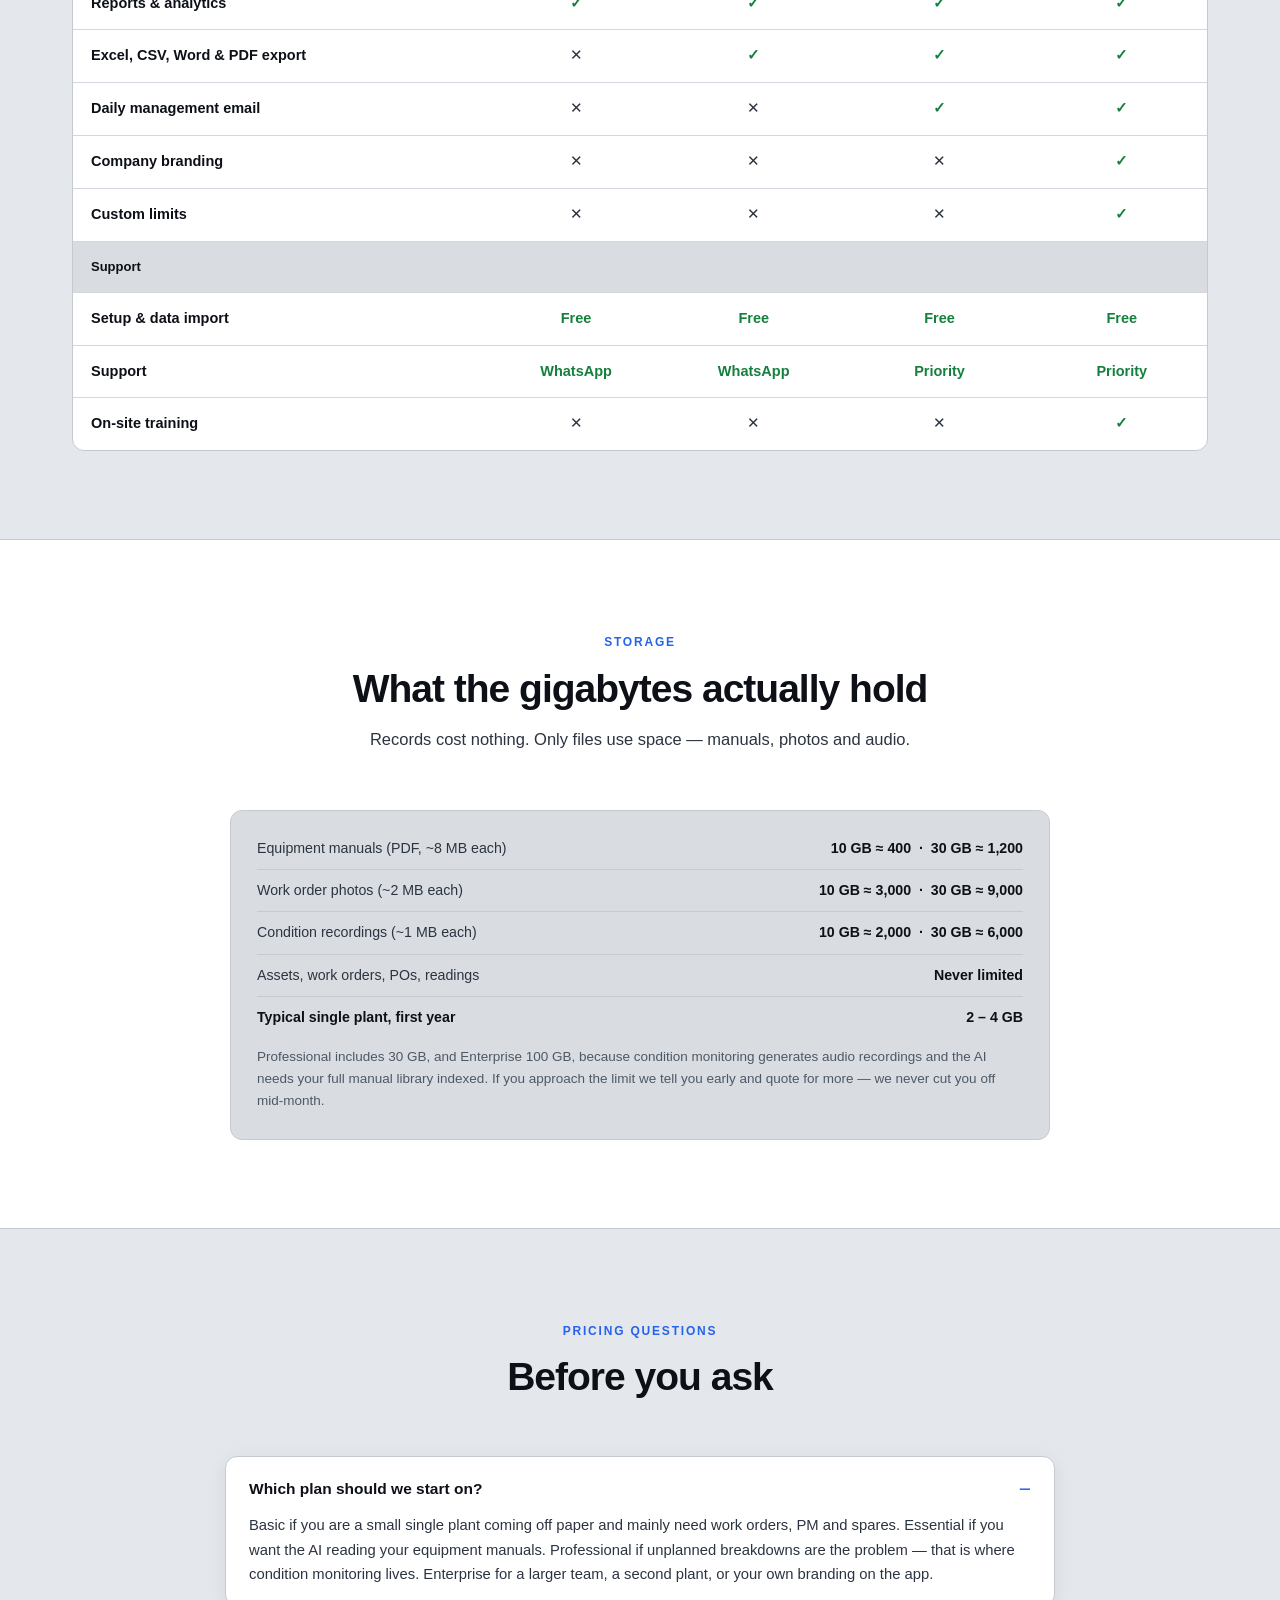
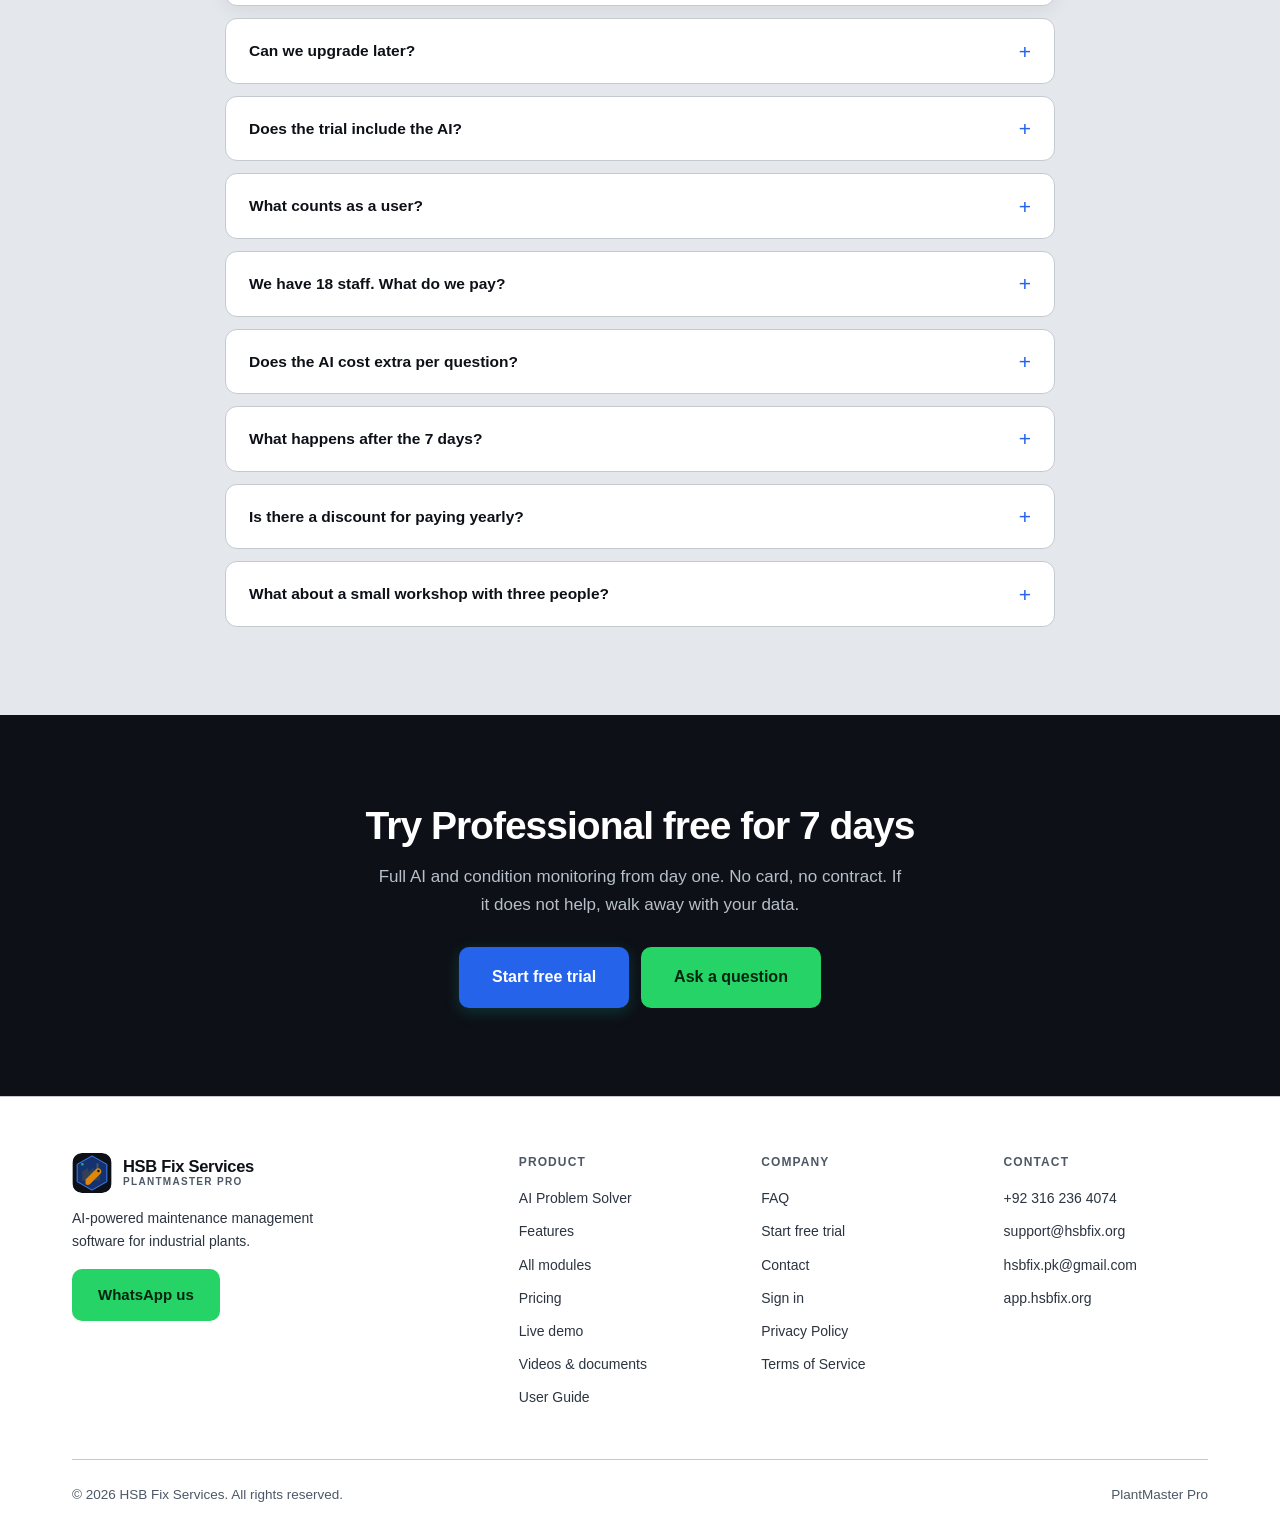
<file: pricing.html>
<!doctype html>
<html lang="en">
<head>
<meta charset="utf-8">
<meta name="viewport" content="width=device-width,initial-scale=1">
<title>Pricing — HSB Fix Services | PlantMaster Pro</title>
<meta name="description" content="PlantMaster Pro pricing. Essential from Rs 12,000/month. Professional adds AI troubleshooting and condition monitoring. Enterprise for multi-plant groups.">
<!-- social preview: what WhatsApp, LinkedIn, Facebook and X show -->
<link rel="canonical" href="https://hsbfix.org/pricing.html">
<meta property="og:type" content="website">
<meta property="og:site_name" content="HSB Fix Services">
<meta property="og:locale" content="en_PK">
<meta property="og:url" content="https://hsbfix.org/pricing.html">
<meta property="og:title" content="PlantMaster Pro pricing — from Rs 12,000/month, whole plant">
<meta property="og:description" content="Flat pricing per plant, not per user. Essential Rs 12,000. Professional Rs 24,000 adds AI troubleshooting and condition monitoring. 7 days free, no card.">
<meta property="og:image" content="https://hsbfix.org/img/og-image.jpg">
<meta property="og:image:secure_url" content="https://hsbfix.org/img/og-image.jpg">
<meta property="og:image:type" content="image/jpeg">
<meta property="og:image:width" content="1200">
<meta property="og:image:height" content="630">
<meta property="og:image:alt" content="PlantMaster Pro — AI maintenance software for plants">
<meta name="twitter:card" content="summary_large_image">
<meta name="twitter:title" content="PlantMaster Pro pricing — from Rs 12,000/month, whole plant">
<meta name="twitter:description" content="Flat pricing per plant, not per user. Essential Rs 12,000. Professional Rs 24,000 adds AI troubleshooting and condition monitoring. 7 days free, no card.">
<meta name="twitter:image" content="https://hsbfix.org/img/og-image.jpg">
<meta name="theme-color" content="#0d1117">
<link rel="icon" href="/img/favicon.ico" sizes="any">
<link rel="icon" type="image/png" sizes="32x32" href="/img/favicon-32.png">
<link rel="icon" type="image/png" sizes="16x16" href="/img/favicon-16.png">
<link rel="apple-touch-icon" href="/img/apple-touch-icon.png">
<!-- /social preview -->
<link rel="stylesheet" href="styles.css">

<script type="application/ld+json">
{
 "@context": "https://schema.org",
 "@type": "SoftwareApplication",
 "name": "PlantMaster Pro",
 "applicationCategory": "BusinessApplication",
 "applicationSubCategory": "CMMS — Computerized Maintenance Management System",
 "operatingSystem": "Web, Android, iOS",
 "description": "AI maintenance management for industrial plants. Troubleshooting answers cited from your own equipment manuals, condition monitoring from a phone, work orders, preventive maintenance, spares and procurement.",
 "url": "https://hsbfix.org",
 "image": "https://hsbfix.org/img/og-image.jpg",
 "inLanguage": [
  "en",
  "ur"
 ],
 "featureList": [
  "AI Problem Solver with manual citations",
  "Acoustic condition monitoring from a phone",
  "Urdu and English voice input",
  "Work orders",
  "Preventive maintenance",
  "Asset register with QR scanning",
  "Spares and tools",
  "Purchase orders",
  "Checklists",
  "Roster and attendance",
  "Audit trail",
  "Reports and analytics",
  "Daily management email",
  "REST API"
 ],
 "offers": [
  {
   "@type": "Offer",
   "name": "Basic",
   "price": "7500",
   "priceCurrency": "PKR",
   "description": "5 users, 1 plant, 5 GB. Work orders, PM, assets, spares and procurement.",
   "priceSpecification": {
    "@type": "UnitPriceSpecification",
    "price": "7500",
    "priceCurrency": "PKR",
    "unitText": "MONTH"
   }
  },
  {
   "@type": "Offer",
   "name": "Essential",
   "price": "12000",
   "priceCurrency": "PKR",
   "description": "10 users, 1 plant, 10 GB. Adds the AI Problem Solver, deep search and vision scanner.",
   "priceSpecification": {
    "@type": "UnitPriceSpecification",
    "price": "12000",
    "priceCurrency": "PKR",
    "unitText": "MONTH"
   }
  },
  {
   "@type": "Offer",
   "name": "Professional",
   "price": "24000",
   "priceCurrency": "PKR",
   "description": "25 users, 1 plant, 30 GB. Adds condition monitoring and the daily management email.",
   "priceSpecification": {
    "@type": "UnitPriceSpecification",
    "price": "24000",
    "priceCurrency": "PKR",
    "unitText": "MONTH"
   }
  },
  {
   "@type": "Offer",
   "name": "Enterprise",
   "price": "40000",
   "priceCurrency": "PKR",
   "description": "100 users, 2 plants, 100 GB. Adds company branding and custom limits.",
   "priceSpecification": {
    "@type": "UnitPriceSpecification",
    "price": "40000",
    "priceCurrency": "PKR",
    "unitText": "MONTH"
   }
  }
 ],
 "provider": {
  "@type": "Organization",
  "name": "HSB Fix Services",
  "url": "https://hsbfix.org",
  "logo": "https://hsbfix.org/img/apple-touch-icon.png",
  "areaServed": "PK",
  "contactPoint": {
   "@type": "ContactPoint",
   "contactType": "sales",
   "telephone": "+92-316-2364074",
   "availableLanguage": [
    "English",
    "Urdu"
   ]
  }
 }
}
</script>
</head>
<body>

<header>
  <div class="wrap nav">
    <a href="index.html" class="logo">
      <span class="logo-mark">HS<span>B</span></span>
      <span class="logo-txt">HSB Fix Services<small>PlantMaster Pro</small></span>
    </a>
    <nav class="nav-links">
      <a href="index.html#ai">AI</a>
      <a href="index.html#features">Features</a>
      <a href="index.html#modules">Modules</a>
      <a href="guide.html">Guide</a>
      <a href="pricing.html">Pricing</a>
      <a href="demo.html">Demo</a>
      <a href="resources.html">Resources</a>
      <a href="index.html#faq">FAQ</a>
    </nav>
    <div class="nav-cta">
      <a href="https://app.hsbfix.org" class="btn btn-ghost">Sign in</a>
      <a href="signup.html" class="btn btn-primary">Start free trial</a>
    </div>
    <button class="burger" aria-label="Menu" aria-expanded="false" onclick="var h=this.closest('header');var open=h.classList.toggle('nav-open');this.setAttribute('aria-expanded',open);this.textContent=open?'\u2715':'\u2630';">☰</button>
  </div>
</header>

<div class="page-hero">
  <div class="wrap">
    <span class="eyebrow">Pricing</span>
    <h1>Four plans. Pick the one that fits.</h1>
    <p>Start with the essentials, or take the plan that predicts failures before they happen.
       7 days free on any plan — no card, no contract.</p>
  </div>
</div>

<section style="padding-top:46px">
  <div class="wrap">

    <div class="founding">
      <div class="f-left">
        <span class="f-tag">FOUNDING CUSTOMER OFFER &middot; FIRST 3 PLANTS ONLY</span>
        <h3>50% off your first year</h3>
        <p>
          We are taking on three founding customers. You get Professional at
          <b>Rs 12,000/month for twelve months</b> &mdash; half price &mdash; and direct access
          to us while we build.
        </p>
        <p class="f-ask">
          In return we ask two things: permission to name your company as a customer,
          and two honest lines about how it went after 90 days.
        </p>
      </div>
      <div class="f-right">
        <div class="f-price">
          <span class="f-was">Rs 24,000</span>
          <span class="f-now">Rs 12,000</span>
          <span class="f-per">per month, first year</span>
        </div>
        <a href="https://wa.me/923162364074" class="btn btn-dark btn-block">Claim a founding place</a>
        <span class="f-slots">3 places available</span>
      </div>
    </div>

    <div class="toggle">
      <span id="lblM" class="act">Monthly</span>
      <button id="tg" onclick="togglePrice()" aria-label="Toggle billing period"><i></i></button>
      <span id="lblY">Yearly</span>
      <span class="save">2 months free</span>
    </div>

    <div class="wrap">
    <div class="plans-4">

      <div class="plan" data-plan="basic">
        <h3>Basic</h3>
        <p class="who">A single plant getting off registers and WhatsApp.</p>
        <div class="price"><span class="cur">Rs</span><span class="amt" data-m="7,500" data-y="90,000">7,500</span><span class="per" data-m="/month" data-y="/year">/month</span></div>
        <p class="price-note" data-m="5 users &middot; Rs 1,500 per user" data-y="<b>Save Rs 0</b> &middot; 5 users">5 users &middot; Rs 1,500 per user</p>
        <a href="signup.html?plan=basic" class="btn btn-ghost btn-block">Start free trial</a>
        <ul class="plan-feats">
          <li><span class="tick">✓</span><span><b>5 users</b> &middot; 1 plant</span></li>
          <li><span class="tick">✓</span><span><b>5 GB</b> storage &middot; up to 2,000 files</span></li>
          <span class="sep"></span><span class="grp">Maintenance & operations</span>
          <li><span class="tick">✓</span><span>Work orders & corrective jobs</span></li>
          <li><span class="tick">✓</span><span>Preventive maintenance schedules</span></li>
          <li><span class="tick">✓</span><span>Checklists & inspections</span></li>
          <li><span class="tick">✓</span><span>Spares, tools & stock control</span></li>
          <li><span class="tick">✓</span><span>Material requests & purchase orders</span></li>
          <li><span class="tick">✓</span><span>Supplier records</span></li>
          <li><span class="tick">✓</span><span>Roster, attendance & handovers</span></li>
          <li><span class="tick">✓</span><span>Work permits</span></li>
          <li><span class="tick">✓</span><span>Labour & cost tracking</span></li>
          <li><span class="tick">✓</span><span>Incident log</span></li>
          <li><span class="tick">✓</span><span>Reports & analytics</span></li>
          <li><span class="tick">✓</span><span>Advanced analytics & MTTR</span></li>
          <span class="sep"></span><span class="grp">AI & intelligence</span>
          <li><span class="x">✕</span><span class="off">AI Problem Solver</span></li>
          <li><span class="x">✕</span><span class="off">AI deep search</span></li>
          <li><span class="x">✕</span><span class="off">Vision scanner (nameplates & gauges)</span></li>
          <li><span class="x">✕</span><span class="off">Condition monitoring</span></li>
          <li><span class="tick hi">★</span><span>Predictive maintenance</span></li>
          <span class="sep"></span>
          <li><span class="x">✕</span><span class="off">Company branding</span></li>
          <span class="sep"></span><li><span class="tick">✓</span><span>Free setup &amp; data import</span></li>
          <li><span class="tick">✓</span><span>WhatsApp support</span></li>
        </ul>
      </div>

      <div class="plan" data-plan="essential">
        <h3>Essential</h3>
        <p class="who">Adds the AI that reads your manuals, and file uploads.</p>
        <div class="price"><span class="cur">Rs</span><span class="amt" data-m="12,000" data-y="120,000">12,000</span><span class="per" data-m="/month" data-y="/year">/month</span></div>
        <p class="price-note" data-m="10 users &middot; Rs 1,200 per user" data-y="<b>Save Rs 24,000</b> &middot; 10 users">10 users &middot; Rs 1,200 per user</p>
        <a href="signup.html?plan=essential" class="btn btn-ghost btn-block">Start free trial</a>
        <ul class="plan-feats">
          <li><span class="tick">✓</span><span><b>10 users</b> &middot; 1 plant</span></li>
          <li><span class="tick">✓</span><span><b>10 GB</b> storage &middot; up to 1,500 files</span></li>
          <span class="sep"></span><span class="grp">Maintenance & operations</span>
          <li><span class="tick">✓</span><span>Work orders & corrective jobs</span></li>
          <li><span class="tick">✓</span><span>Preventive maintenance schedules</span></li>
          <li><span class="tick">✓</span><span>Checklists & inspections</span></li>
          <li><span class="tick">✓</span><span>Spares, tools & stock control</span></li>
          <li><span class="tick">✓</span><span>Material requests & purchase orders</span></li>
          <li><span class="tick">✓</span><span>Supplier records</span></li>
          <li><span class="tick">✓</span><span>Roster, attendance & handovers</span></li>
          <li><span class="tick">✓</span><span>Work permits</span></li>
          <li><span class="tick">✓</span><span>Safety & lock-out/tag-out</span></li>
          <li><span class="tick">✓</span><span>Labour & cost tracking</span></li>
          <li><span class="tick">✓</span><span>Incident log</span></li>
          <li><span class="tick">✓</span><span>Manual & drawing uploads</span></li>
          <li><span class="tick">✓</span><span>Support desk</span></li>
          <li><span class="tick">✓</span><span>Reports & analytics</span></li>
          <li><span class="tick">✓</span><span>Advanced analytics & MTTR</span></li>
          <span class="sep"></span><span class="grp">AI & intelligence</span>
          <li><span class="tick hi">★</span><span>AI Problem Solver</span></li>
          <li><span class="tick hi">★</span><span>AI deep search</span></li>
          <li><span class="tick hi">★</span><span>Vision scanner (nameplates & gauges)</span></li>
          <li><span class="x">✕</span><span class="off">Condition monitoring</span></li>
          <li><span class="tick hi">★</span><span>Predictive maintenance</span></li>
          <span class="sep"></span>
          <li><span class="x">✕</span><span class="off">Daily management email</span></li>
          <li><span class="x">✕</span><span class="off">Company branding</span></li>
          <span class="sep"></span><li><span class="tick">✓</span><span>Free setup &amp; data import</span></li>
          <li><span class="tick">✓</span><span>WhatsApp support</span></li>
        </ul>
      </div>

      <div class="plan feat" data-plan="professional">
        <span class="plan-tag">Most plants choose this</span><h3>Professional</h3>
        <p class="who">Stop reacting to breakdowns. The phone listens to your machines.</p>
        <div class="price"><span class="cur">Rs</span><span class="amt" data-m="24,000" data-y="240,000">24,000</span><span class="per" data-m="/month" data-y="/year">/month</span></div>
        <p class="price-note" data-m="25 users &middot; Rs 960 per user" data-y="<b>Save Rs 48,000</b> &middot; 25 users">25 users &middot; Rs 960 per user</p>
        <a href="signup.html?plan=professional" class="btn btn-primary btn-block">Start free trial</a>
        <ul class="plan-feats">
          <li><span class="tick">✓</span><span><b>25 users</b> &middot; 1 plant</span></li>
          <li><span class="tick">✓</span><span><b>30 GB</b> storage &middot; up to 5,000 files</span></li>
          <span class="sep"></span><span class="grp">Maintenance & operations</span>
          <li><span class="tick">✓</span><span>Work orders & corrective jobs</span></li>
          <li><span class="tick">✓</span><span>Preventive maintenance schedules</span></li>
          <li><span class="tick">✓</span><span>Checklists & inspections</span></li>
          <li><span class="tick">✓</span><span>Spares, tools & stock control</span></li>
          <li><span class="tick">✓</span><span>Material requests & purchase orders</span></li>
          <li><span class="tick">✓</span><span>Supplier records</span></li>
          <li><span class="tick">✓</span><span>Roster, attendance & handovers</span></li>
          <li><span class="tick">✓</span><span>Work permits</span></li>
          <li><span class="tick">✓</span><span>Safety & lock-out/tag-out</span></li>
          <li><span class="tick">✓</span><span>Labour & cost tracking</span></li>
          <li><span class="tick">✓</span><span>Incident log</span></li>
          <li><span class="tick">✓</span><span>Manual & drawing uploads</span></li>
          <li><span class="tick">✓</span><span>Support desk</span></li>
          <li><span class="tick">✓</span><span>Reports & analytics</span></li>
          <li><span class="tick">✓</span><span>Advanced analytics & MTTR</span></li>
          <li><span class="tick">✓</span><span>Excel, CSV, Word & PDF export</span></li>
          <span class="sep"></span><span class="grp">AI & intelligence</span>
          <li><span class="tick hi">★</span><span>AI Problem Solver</span></li>
          <li><span class="tick hi">★</span><span>AI deep search</span></li>
          <li><span class="tick hi">★</span><span>Vision scanner (nameplates & gauges)</span></li>
          <li><span class="tick hi">★</span><span>Condition monitoring</span></li>
          <li><span class="tick hi">★</span><span>Predictive maintenance</span></li>
          <span class="sep"></span>
          <li><span class="tick">✓</span><span>Daily management email</span></li>
          <li><span class="x">✕</span><span class="off">Company branding</span></li>
          <span class="sep"></span><li><span class="tick">✓</span><span>Free setup &amp; data import</span></li>
          <li><span class="tick">✓</span><span>Priority WhatsApp support</span></li>
        </ul>
      </div>

      <div class="plan" data-plan="enterprise">
        <h3>Enterprise</h3>
        <p class="who">Two plants, a large team, and your own branding on the app.</p>
        <div class="price"><span class="cur">Rs</span><span class="amt" data-m="40,000" data-y="400,000">40,000</span><span class="per" data-m="/month" data-y="/year">/month</span></div>
        <p class="price-note" data-m="100 users &middot; Rs 400 per user" data-y="<b>Save Rs 80,000</b> &middot; 100 users">100 users &middot; Rs 400 per user</p>
        <a href="signup.html?plan=enterprise" class="btn btn-ghost btn-block">Start free trial</a>
        <ul class="plan-feats">
          <li><span class="tick">✓</span><span><b>100 users</b> &middot; 2 plants</span></li>
          <li><span class="tick">✓</span><span><b>100 GB</b> storage &middot; up to 5,000 files</span></li>
          <span class="sep"></span><span class="grp">Maintenance & operations</span>
          <li><span class="tick">✓</span><span>Work orders & corrective jobs</span></li>
          <li><span class="tick">✓</span><span>Preventive maintenance schedules</span></li>
          <li><span class="tick">✓</span><span>Checklists & inspections</span></li>
          <li><span class="tick">✓</span><span>Spares, tools & stock control</span></li>
          <li><span class="tick">✓</span><span>Material requests & purchase orders</span></li>
          <li><span class="tick">✓</span><span>Supplier records</span></li>
          <li><span class="tick">✓</span><span>Roster, attendance & handovers</span></li>
          <li><span class="tick">✓</span><span>Work permits</span></li>
          <li><span class="tick">✓</span><span>Safety & lock-out/tag-out</span></li>
          <li><span class="tick">✓</span><span>Labour & cost tracking</span></li>
          <li><span class="tick">✓</span><span>Incident log</span></li>
          <li><span class="tick">✓</span><span>Manual & drawing uploads</span></li>
          <li><span class="tick">✓</span><span>Support desk</span></li>
          <li><span class="tick">✓</span><span>Reports & analytics</span></li>
          <li><span class="tick">✓</span><span>Advanced analytics & MTTR</span></li>
          <li><span class="tick">✓</span><span>Excel, CSV, Word & PDF export</span></li>
          <span class="sep"></span><span class="grp">AI & intelligence</span>
          <li><span class="tick hi">★</span><span>AI Problem Solver</span></li>
          <li><span class="tick hi">★</span><span>AI deep search</span></li>
          <li><span class="tick hi">★</span><span>Vision scanner (nameplates & gauges)</span></li>
          <li><span class="tick hi">★</span><span>Condition monitoring</span></li>
          <li><span class="tick hi">★</span><span>Predictive maintenance</span></li>
          <span class="sep"></span>
          <li><span class="tick">✓</span><span>Daily management email</span></li>
          <li><span class="tick">✓</span><span>Company branding</span></li>
          <li><span class="tick">✓</span><span>Custom limits</span></li>
          <span class="sep"></span><li><span class="tick">✓</span><span>Free setup &amp; data import</span></li>
          <li><span class="tick">✓</span><span>Priority WhatsApp support</span></li>
        </ul>
      </div>

    </div>
    </div>

    <div class="price-foot">
      <b>Every plan includes:</b> free setup and data import, voice input in Urdu and English, and your data exportable at any time. <br><br>
      Prices exclude GST. Need more users, storage or a second plant? We can raise any limit on your account. Each subscription covers one plant &mdash; if you run more than one site, <a href="https://wa.me/923162364074">talk to us</a> and we will set up each plant for you.
      Payment by bank transfer, cheque or card.
    </div>
  </div>
</section>

<!-- ============ THE UPGRADE ARGUMENT ============ -->
<section class="alt">
  <div class="wrap">
    <div class="sec-head">
      <span class="eyebrow">Worth doing the maths</span>
      <h2>What one avoided breakdown is worth</h2>
      <p>Essential keeps good records. Professional stops the failure happening. That difference
         is Rs 12,000 a month — roughly what an unplanned stoppage costs in the first hour.</p>
    </div>

    <div class="value-grid">
      <div class="value-card">
        <span class="vc-tag">WITHOUT CONDITION MONITORING</span>
        <h3>A bearing seizes on a Tuesday</h3>
        <ul class="vlist">
          <li><span class="vx">✕</span>Machine stops with no warning</li>
          <li><span class="vx">✕</span>6 – 10 hours of lost production</li>
          <li><span class="vx">✕</span>Emergency spare bought at premium</li>
          <li><span class="vx">✕</span>Overtime to recover the schedule</li>
          <li><span class="vx">✕</span>Collateral damage to the shaft</li>
        </ul>
        <div class="vc-cost">Typical cost <b>Rs 200,000+</b></div>
      </div>

      <div class="value-card good">
        <span class="vc-tag">WITH CONDITION MONITORING</span>
        <h3>The alarm came three weeks earlier</h3>
        <ul class="vlist">
          <li><span class="vt">✓</span>Signature drift flagged automatically</li>
          <li><span class="vt">✓</span>Spare ordered on a normal PO</li>
          <li><span class="vt">✓</span>Replaced during Sunday shutdown</li>
          <li><span class="vt">✓</span>Zero unplanned downtime</li>
          <li><span class="vt">✓</span>No secondary damage</li>
        </ul>
        <div class="vc-cost good">Cost of the plan <b>Rs 24,000/month</b></div>
      </div>
    </div>

    <p class="value-note">
      One prevented failure a year pays for Professional several times over.
      That is the entire argument — and it is why we do not hide condition monitoring
      behind an enterprise contract.
    </p>
  </div>
</section>

<!-- ============ COMPARISON ============ -->
<section>
  <div class="wrap">
    <div class="sec-head">
      <span class="eyebrow">Side by side</span>
      <h2>Compare the plans</h2>
    </div>
    <div class="cmp-wrap"><table class="cmp">
<thead><tr><th>&nbsp;</th><th>Basic</th><th>Essential</th><th class="cmp-us">Professional</th><th>Enterprise</th></tr></thead><tbody>
<tr><td>Monthly price</td><td class="y">Rs 7,500</td><td class="y">Rs 12,000</td><td class="y">Rs 24,000</td><td class="y">Rs 40,000</td></tr>
<tr><td>Users included</td><td class="y">5</td><td class="y">10</td><td class="y">25</td><td class="y">100</td></tr>
<tr><td>Plants</td><td class="y">1</td><td class="y">1</td><td class="y">1</td><td class="y">2</td></tr>
<tr><td>Storage</td><td class="y">5 GB</td><td class="y">10 GB</td><td class="y">30 GB</td><td class="y">100 GB</td></tr>
<tr><td>Files</td><td class="y">2,000</td><td class="y">1,500</td><td class="y">5,000</td><td class="y">5,000</td></tr>
<tr class="cmp-grp"><td colspan="5">Everyday maintenance</td></tr>
<tr><td>Work orders &amp; PM schedules</td><td class="y">✓</td><td class="y">✓</td><td class="y">✓</td><td class="y">✓</td></tr>
<tr><td>Asset register &amp; QR scanning</td><td class="y">✓</td><td class="y">✓</td><td class="y">✓</td><td class="y">✓</td></tr>
<tr><td>Spares, tools &amp; procurement</td><td class="y">✓</td><td class="y">✓</td><td class="y">✓</td><td class="y">✓</td></tr>
<tr><td>Checklists &amp; roster</td><td class="y">✓</td><td class="y">✓</td><td class="y">✓</td><td class="y">✓</td></tr>
<tr><td>Voice input (Urdu &amp; English)</td><td class="y">✓</td><td class="y">✓</td><td class="y">✓</td><td class="y">✓</td></tr>
<tr><td>Safety &amp; lock-out/tag-out</td><td>✕</td><td class="y">✓</td><td class="y">✓</td><td class="y">✓</td></tr>
<tr><td>Manual &amp; drawing uploads</td><td>✕</td><td class="y">✓</td><td class="y">✓</td><td class="y">✓</td></tr>
<tr><td>Support desk</td><td>✕</td><td class="y">✓</td><td class="y">✓</td><td class="y">✓</td></tr>
<tr class="cmp-grp"><td colspan="5">AI &amp; intelligence</td></tr>
<tr><td>AI Problem Solver</td><td>✕</td><td class="y">✓</td><td class="y">✓</td><td class="y">✓</td></tr>
<tr><td>AI deep search</td><td>✕</td><td class="y">✓</td><td class="y">✓</td><td class="y">✓</td></tr>
<tr><td>Vision scanner</td><td>✕</td><td class="y">✓</td><td class="y">✓</td><td class="y">✓</td></tr>
<tr><td>Condition monitoring</td><td>✕</td><td>✕</td><td class="y">✓</td><td class="y">✓</td></tr>
<tr><td>Predictive maintenance</td><td class="y">✓</td><td class="y">✓</td><td class="y">✓</td><td class="y">✓</td></tr>
<tr class="cmp-grp"><td colspan="5">Reporting &amp; extras</td></tr>
<tr><td>Reports &amp; analytics</td><td class="y">✓</td><td class="y">✓</td><td class="y">✓</td><td class="y">✓</td></tr>
<tr><td>Excel, CSV, Word &amp; PDF export</td><td>✕</td><td class="y">✓</td><td class="y">✓</td><td class="y">✓</td></tr>
<tr><td>Daily management email</td><td>✕</td><td>✕</td><td class="y">✓</td><td class="y">✓</td></tr>
<tr><td>Company branding</td><td>✕</td><td>✕</td><td>✕</td><td class="y">✓</td></tr>
<tr><td>Custom limits</td><td>✕</td><td>✕</td><td>✕</td><td class="y">✓</td></tr>
<tr class="cmp-grp"><td colspan="5">Support</td></tr>
<tr><td>Setup &amp; data import</td><td class="y">Free</td><td class="y">Free</td><td class="y">Free</td><td class="y">Free</td></tr>
<tr><td>Support</td><td class="y">WhatsApp</td><td class="y">WhatsApp</td><td class="y">Priority</td><td class="y">Priority</td></tr>
<tr><td>On-site training</td><td>✕</td><td>✕</td><td>✕</td><td class="y">✓</td></tr>
</tbody></table></div>
  </div>
</section>

<!-- ============ STORAGE ============ -->
<section class="alt">
  <div class="wrap">
    <div class="sec-head">
      <span class="eyebrow">Storage</span>
      <h2>What the gigabytes actually hold</h2>
      <p>Records cost nothing. Only files use space — manuals, photos and audio.</p>
    </div>
    <div class="stor">
      <div class="stor-rows">
        <div class="stor-row"><span>Equipment manuals (PDF, ~8 MB each)</span><b>10 GB &asymp; 400 &nbsp;·&nbsp; 30 GB &asymp; 1,200</b></div>
        <div class="stor-row"><span>Work order photos (~2 MB each)</span><b>10 GB &asymp; 3,000 &nbsp;·&nbsp; 30 GB &asymp; 9,000</b></div>
        <div class="stor-row"><span>Condition recordings (~1 MB each)</span><b>10 GB &asymp; 2,000 &nbsp;·&nbsp; 30 GB &asymp; 6,000</b></div>
        <div class="stor-row"><span>Assets, work orders, POs, readings</span><b>Never limited</b></div>
        <div class="stor-row"><span>Typical single plant, first year</span><b>2 – 4 GB</b></div>
      </div>
      <p style="margin-top:16px;font-size:13.5px;color:var(--muted)">
        Professional includes 30 GB, and Enterprise 100 GB, because condition monitoring generates audio recordings and
        the AI needs your full manual library indexed. If you approach the limit we tell you
        early and quote for more — we never cut you off mid-month.
      </p>
    </div>
  </div>
</section>

<section>
  <div class="wrap">
    <div class="sec-head">
      <span class="eyebrow">Pricing questions</span>
      <h2>Before you ask</h2>
    </div>
    <div class="faq">
      <details open>
        <summary>Which plan should we start on?</summary>
        <p>Basic if you are a small single plant coming off paper and mainly need work orders, PM and spares. Essential if you want the AI reading your equipment manuals. Professional if unplanned breakdowns are the problem — that is where condition monitoring lives. Enterprise for a larger team, a second plant, or your own branding on the app.</p>
      </details>
      <details>
        <summary>Can we upgrade later?</summary>
        <p>Yes, any time, and it takes effect immediately with the difference prorated. Nothing is re-entered and no data moves — the extra features simply switch on. Downgrading applies at your next renewal.</p>
      </details>
      <details>
        <summary>Does the trial include the AI?</summary>
        <p>Yes. All 7 days run on full Professional features so you can judge the AI and condition monitoring properly. You choose a plan at the end, not the beginning.</p>
      </details>
      <details>
        <summary>What counts as a user?</summary>
        <p>Anyone who signs in — technicians, supervisors, managers, owners. Suppliers and outside contractors do not need accounts, so they cost nothing.</p>
      </details>
      <details>
        <summary>We have 18 staff. What do we pay?</summary>
        <p>Professional covers you to 25 users at Rs 24,000, so you are inside it. Essential stops at 10 and Basic at 5. If your headcount sits awkwardly between two plans, message us and we will raise the user limit on your account rather than push you up a tier.</p>
      </details>
      <details>
        <summary>Does the AI cost extra per question?</summary>
        <p>No. On Professional, asking the AI and running condition analysis are included with no credits to buy and no per-question charge. There is fair-use monitoring to stop genuine abuse, nothing more.</p>
      </details>
      <details>
        <summary>What happens after the 7 days?</summary>
        <p>We contact you and ask how it went. If you want to continue we issue an invoice. If not, nothing happens — no card was taken and no billing starts. You can export your data either way.</p>
      </details>
      <details>
        <summary>Is there a discount for paying yearly?</summary>
        <p>Yes — two months free, so you pay for ten and get twelve. Switch the toggle above to see the yearly figures.</p>
      </details>
      <details>
        <summary>What about a small workshop with three people?</summary>
        <p>Basic is built for you — Rs 7,500 a month for 5 users and one plant. If that is still too much, send us a WhatsApp message and we will find a number that works.</p>
      </details>
    </div>
  </div>
</section>

<section class="cta-band">
  <div class="wrap">
    <h2>Try Professional free for 7 days</h2>
    <p>Full AI and condition monitoring from day one. No card, no contract. If it does not help, walk away with your data.</p>
    <div class="cta-btns">
      <a href="signup.html?plan=professional" class="btn btn-primary btn-lg">Start free trial</a>
      <a href="https://wa.me/923162364074" class="btn btn-wa btn-lg">Ask a question</a>
    </div>
  </div>
</section>

<footer>
  <div class="wrap">
    <div class="foot-grid">
      <div class="foot-brand">
        <a href="index.html" class="logo">
          <span class="logo-mark">HS<span>B</span></span>
          <span class="logo-txt">HSB Fix Services<small>PlantMaster Pro</small></span>
        </a>
        <p>AI-powered maintenance management software for industrial plants.</p>
        <a href="https://wa.me/923162364074" class="btn btn-wa">WhatsApp us</a>
      </div>
      <div class="foot-col">
        <h4>Product</h4>
        <a href="index.html#ai">AI Problem Solver</a>
        <a href="index.html#features">Features</a>
        <a href="index.html#modules">All modules</a>
        <a href="pricing.html">Pricing</a>
        <a href="demo.html">Live demo</a>
        <a href="resources.html">Videos &amp; documents</a>
        <a href="guide.html">User Guide</a>
      </div>
      <div class="foot-col">
        <h4>Company</h4>
        <a href="index.html#faq">FAQ</a>
        <a href="signup.html">Start free trial</a>
        <a href="https://wa.me/923162364074">Contact</a>
        <a href="https://app.hsbfix.org">Sign in</a>
        <a href="privacy.html">Privacy Policy</a>
        <a href="terms.html">Terms of Service</a>
      </div>
      <div class="foot-col">
        <h4>Contact</h4>
        <a href="https://wa.me/923162364074">+92 316 236 4074</a>
        <a href="mailto:support@hsbfix.org">support@hsbfix.org</a>
        <a href="mailto:hsbfix.pk@gmail.com">hsbfix.pk@gmail.com</a>
        <a href="https://app.hsbfix.org">app.hsbfix.org</a>
      </div>
    </div>
    <div class="foot-bot">
      <span>© 2026 HSB Fix Services. All rights reserved.</span>
      <span>PlantMaster Pro</span>
    </div>
  </div>
</footer>

<script>
var yearly=false;
function togglePrice(){
  yearly=!yearly;
  document.getElementById('tg').classList.toggle('on',yearly);
  document.getElementById('lblM').classList.toggle('act',!yearly);
  document.getElementById('lblY').classList.toggle('act',yearly);
  document.querySelectorAll('[data-m]').forEach(function(el){
    var v=yearly?el.getAttribute('data-y'):el.getAttribute('data-m');
    if(v!==null) el.innerHTML=v;
  });
}
</script>
<script>
/* nav: close the mobile menu on outside tap, Escape, or link choice */
(function(){
  var h=document.querySelector('header');
  if(!h)return;
  var b=h.querySelector('.burger');
  if(!b)return;
  function close(){
    if(!h.classList.contains('nav-open'))return;
    h.classList.remove('nav-open');
    b.setAttribute('aria-expanded','false');
    b.textContent='\u2630';
  }
  document.addEventListener('pointerdown',function(e){
    if(!h.classList.contains('nav-open'))return;
    if(h.contains(e.target))return;   /* taps inside the header keep it open */
    close();
  },true);
  document.addEventListener('keydown',function(e){ if(e.key==='Escape')close(); });
  h.querySelectorAll('nav a').forEach(function(a){ a.addEventListener('click',close); });
})();
</script>

<!-- live pricing: reads the packages straight from the control centre -->
<script>
(function(){
  var URL="https://dpmmenwziplixrgylapy.supabase.co";
  var KEY="sb_publishable_TlKlrk7ulAG8G7EptLCllA_Rbgt7YXY";
  var n=function(v){return Number(v||0).toLocaleString("en-US")};

  fetch(URL+"/rest/v1/rpc/public_pricing_plans",{
    method:"POST",
    headers:{"apikey":KEY,"Content-Type":"application/json"},
    body:"{}"
  })
  .then(function(r){ return r.ok ? r.json() : null })
  .then(function(plans){
    if(!plans||!plans.length) return;           // keep the written prices
    plans.forEach(function(p){
      var card=document.querySelector('.plan[data-plan="'+p.code+'"]');
      if(!card) return;

      var m=Number(p.price_monthly||0);
      var y=Number(p.price_yearly|| m*10);
      if(m>0){
        var amt=card.querySelector(".amt");
        if(amt){
          amt.dataset.m=n(m); amt.dataset.y=n(y);
          var yearlyOn=document.getElementById("lblY");
          amt.textContent=(yearlyOn&&yearlyOn.classList.contains("act"))?n(y):n(m);
        }
        var note=card.querySelector(".price-note");
        if(note&&p.max_workers>0){
          var per=Math.round(m/p.max_workers);
          note.dataset.m=p.max_workers+" users &middot; Rs "+n(per)+" per user";
          note.dataset.y="<b>Save Rs "+n(m*12-y)+"</b> &middot; "+p.max_workers+" users";
          note.innerHTML=note.dataset.m;
        }
      }
      // users / plants / storage line
      var li=card.querySelectorAll(".plan-feats li");
      if(li[0]&&p.max_workers) li[0].querySelector("span:last-child").innerHTML=
        "<b>"+p.max_workers+" users</b> &middot; "+(p.max_plants||1)+" plant"+((p.max_plants||1)>1?"s":"");
      if(li[1]&&p.storage_gb)  li[1].querySelector("span:last-child").innerHTML=
        "<b>"+p.storage_gb+" GB</b> storage";
    });
    // keep the comparison table in step
    plans.forEach(function(p){
      document.querySelectorAll('[data-cell="'+p.code+'-price"]').forEach(function(c){
        c.textContent="Rs "+n(p.price_monthly)});
      document.querySelectorAll('[data-cell="'+p.code+'-users"]').forEach(function(c){
        c.textContent=p.max_workers});
      document.querySelectorAll('[data-cell="'+p.code+'-storage"]').forEach(function(c){
        c.textContent=p.storage_gb+" GB"});
    });
  })
  .catch(function(){ /* offline or function not installed - written prices stand */ });
})();
</script>
</body>
</html>
</file>
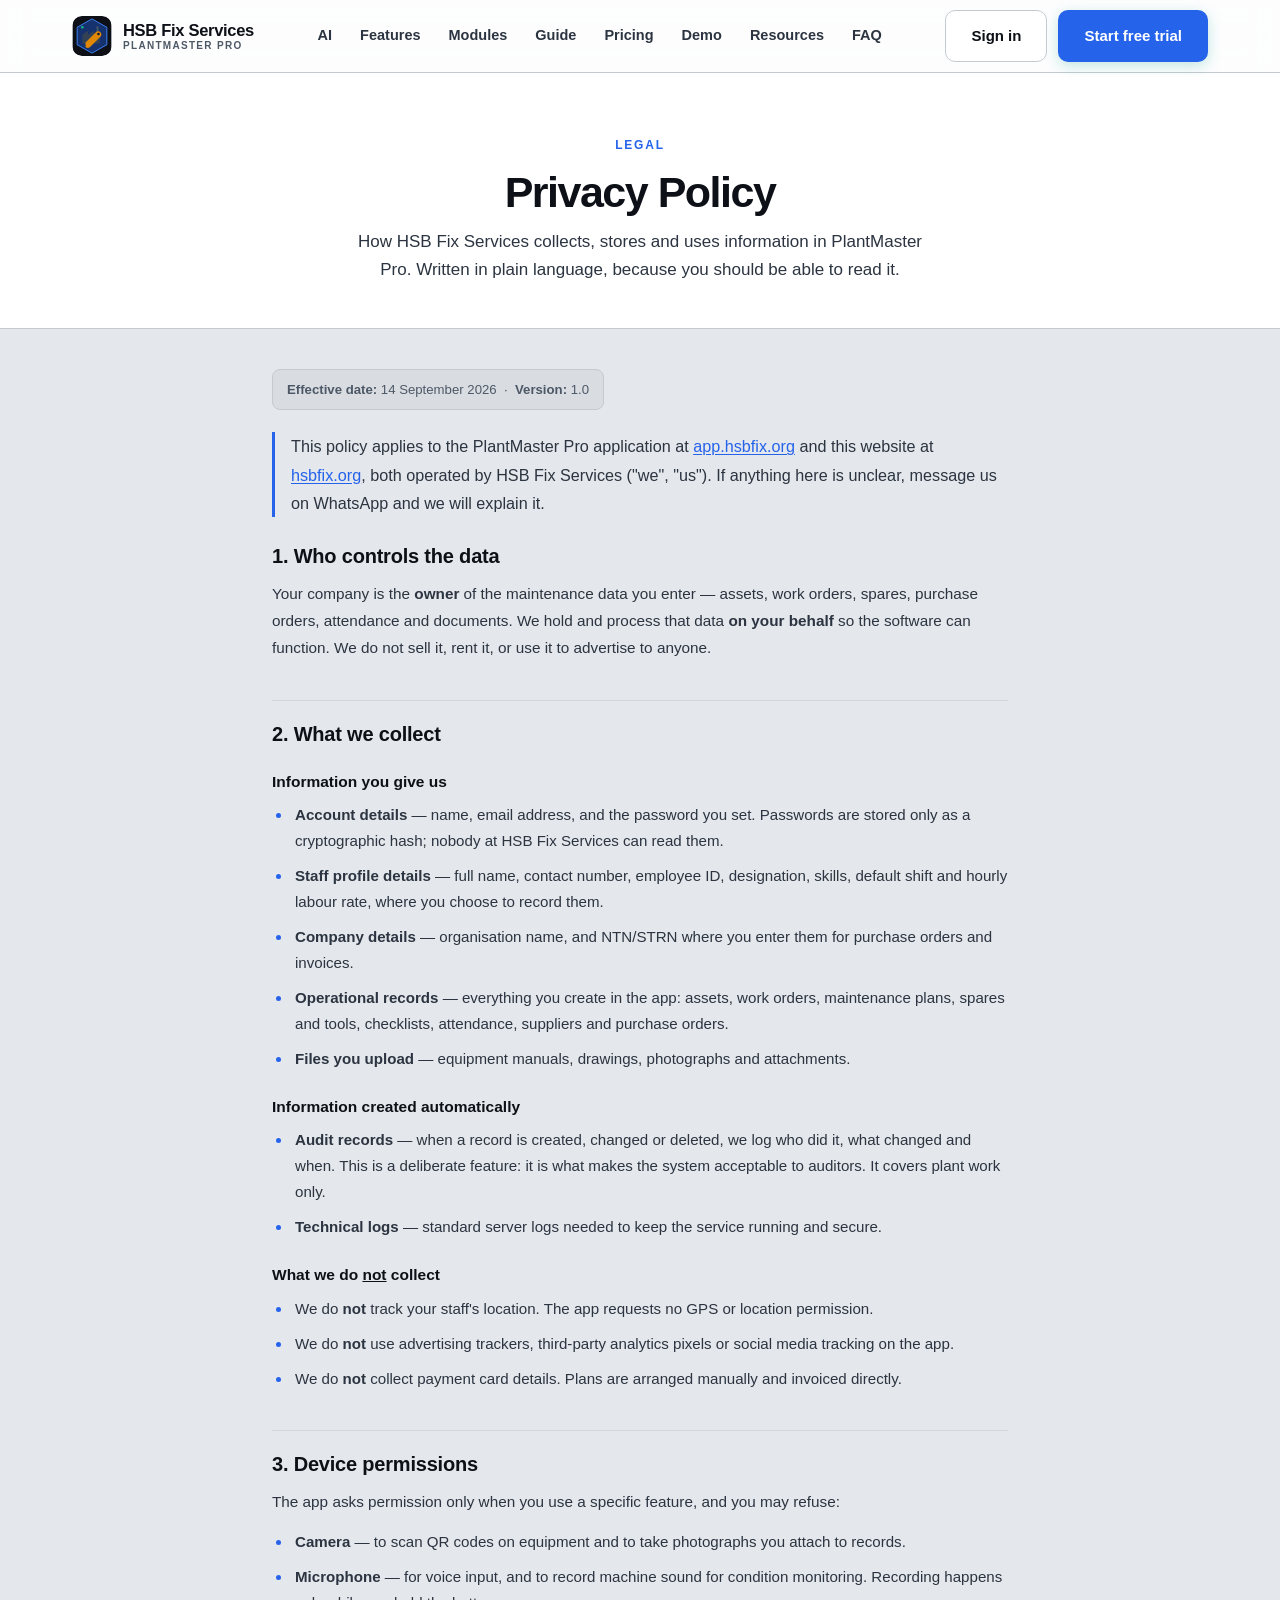
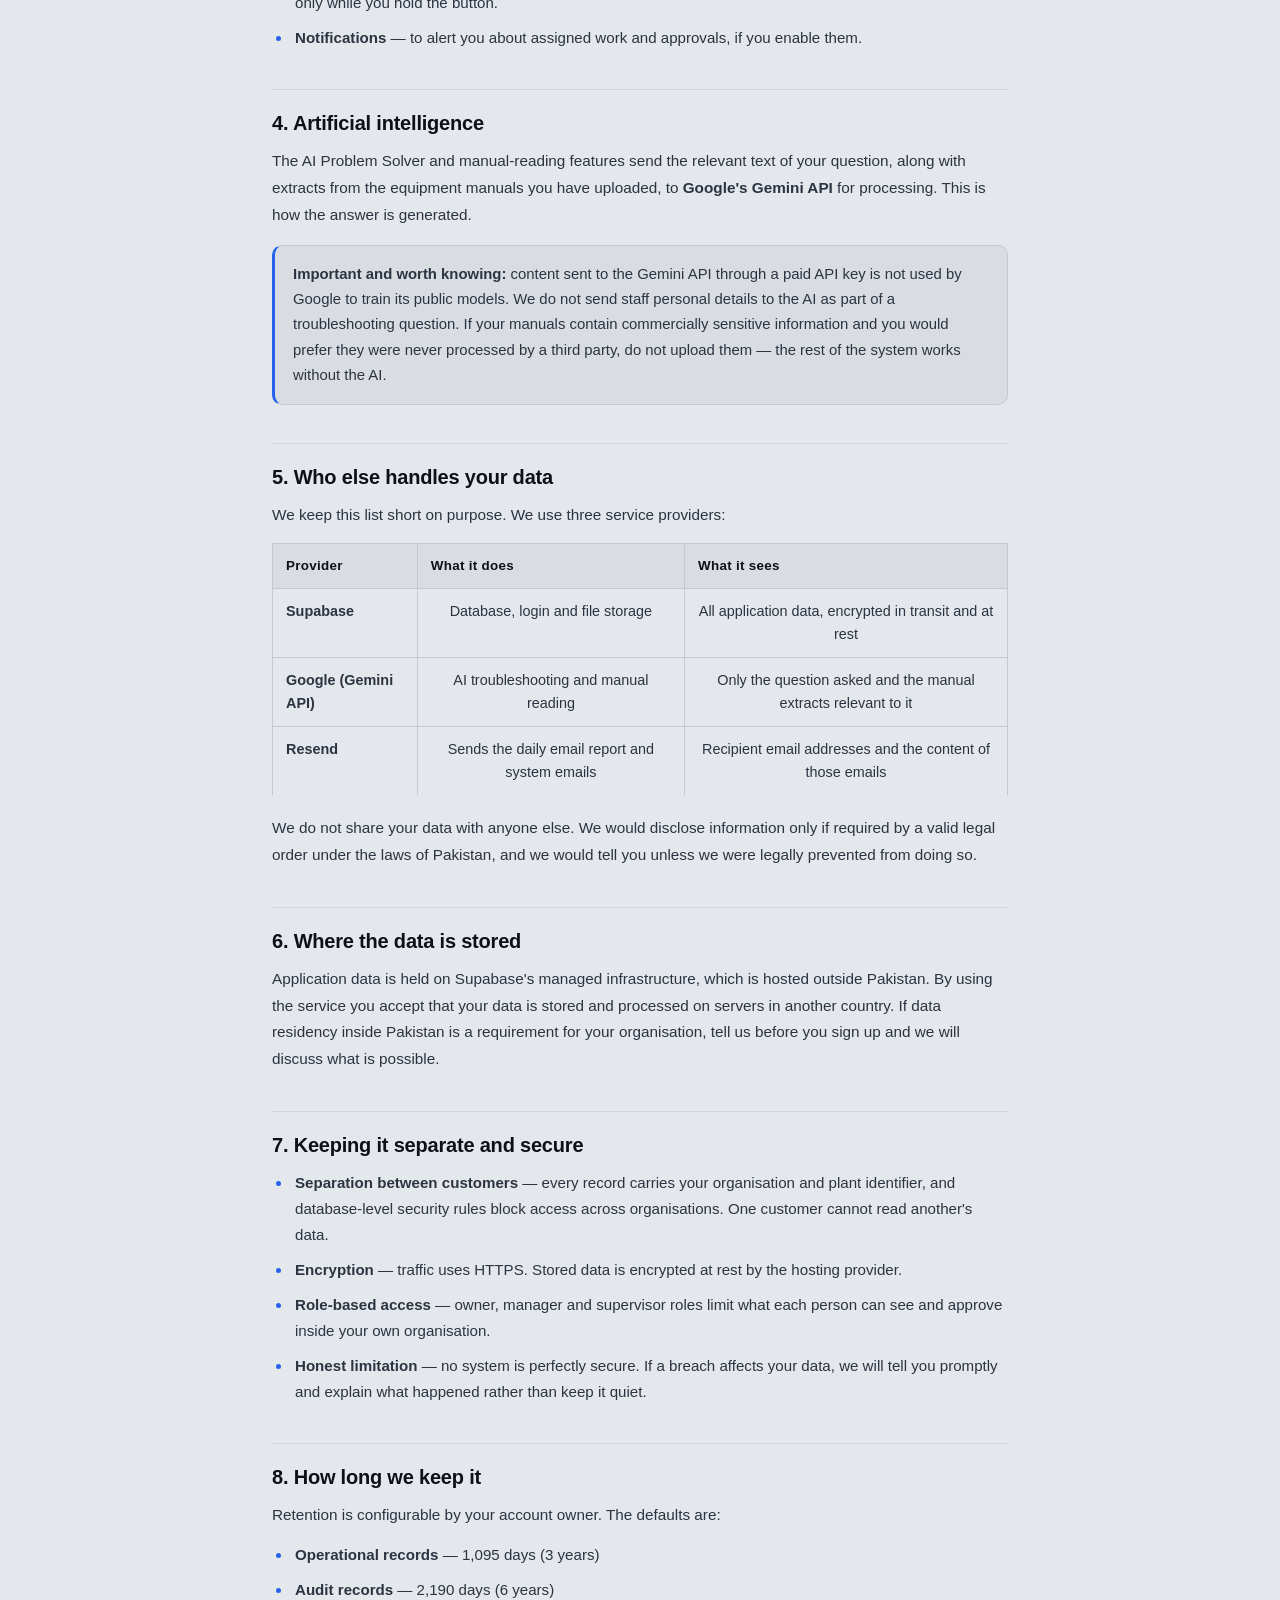
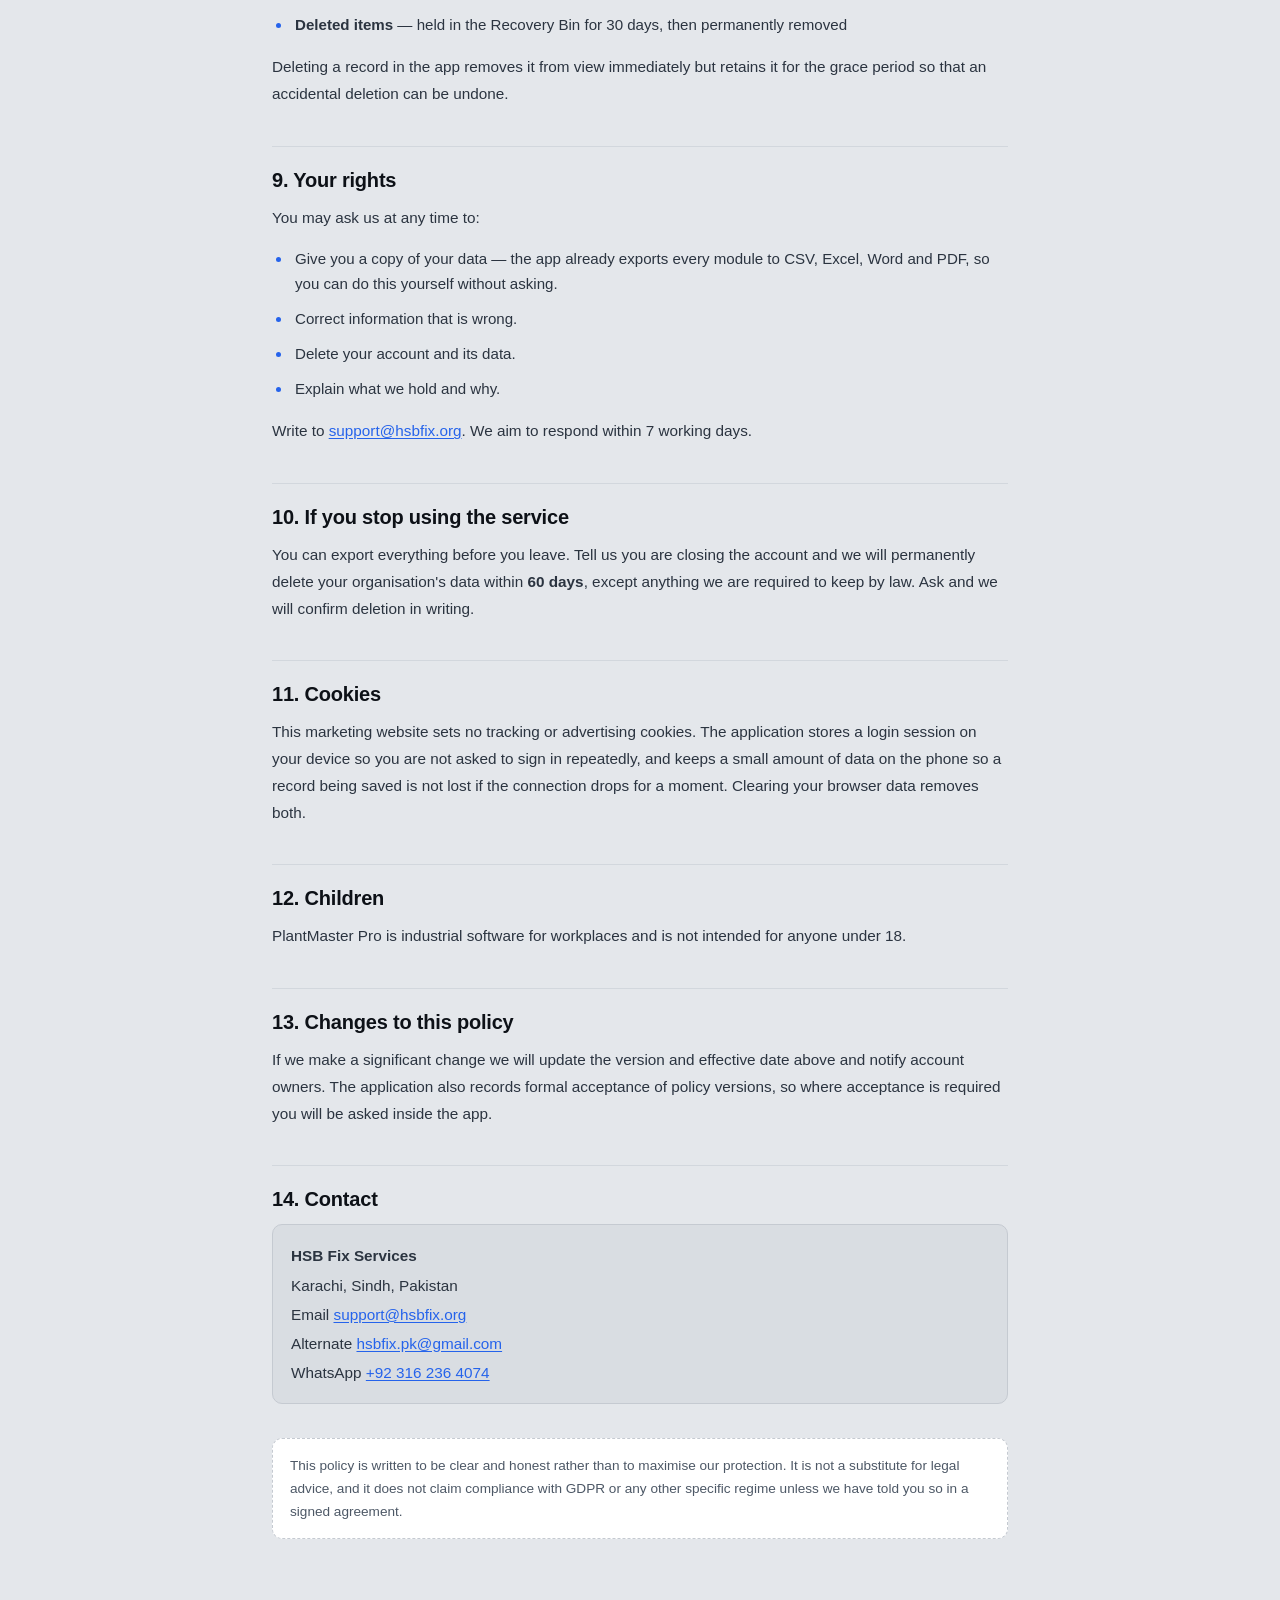
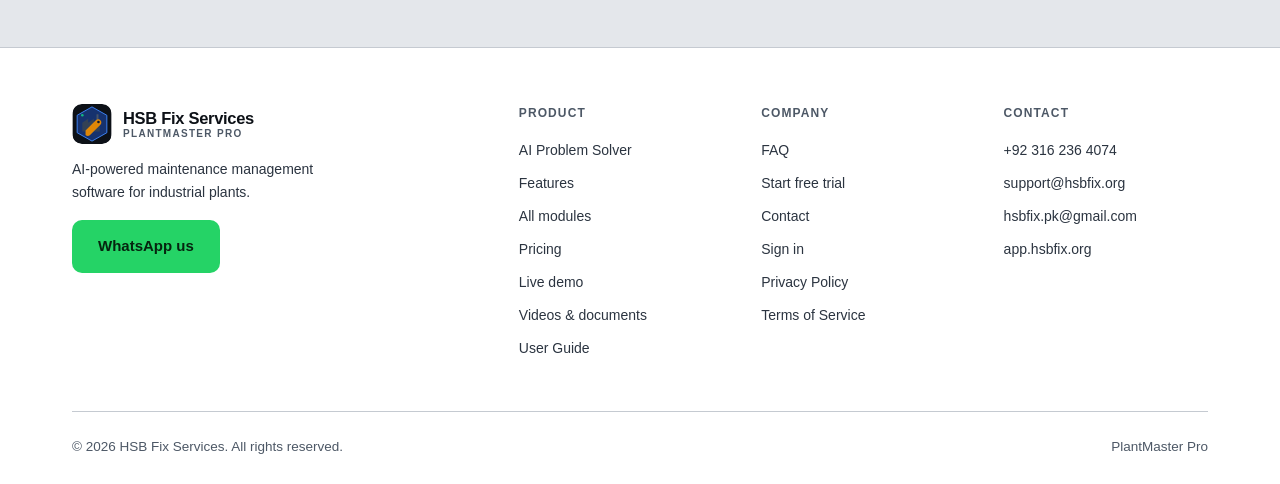
<file: privacy.html>
<!doctype html>
<html lang="en">
<head>
<meta charset="utf-8">
<meta name="viewport" content="width=device-width,initial-scale=1">
<title>Privacy Policy — HSB Fix Services | PlantMaster Pro</title>
<meta name="description" content="How HSB Fix Services collects, stores and uses data in PlantMaster Pro. What we collect, who processes it, how long we keep it, and your rights.">
<!-- social preview: what WhatsApp, LinkedIn, Facebook and X show -->
<link rel="canonical" href="https://hsbfix.org/privacy.html">
<meta property="og:type" content="website">
<meta property="og:site_name" content="HSB Fix Services">
<meta property="og:locale" content="en_PK">
<meta property="og:url" content="https://hsbfix.org/privacy.html">
<meta property="og:title" content="Privacy policy — HSB Fix Services">
<meta property="og:description" content="How PlantMaster Pro stores and protects your plant&#x27;s data. Your data stays yours and is exportable at any time.">
<meta property="og:image" content="https://hsbfix.org/img/og-image.jpg">
<meta property="og:image:secure_url" content="https://hsbfix.org/img/og-image.jpg">
<meta property="og:image:type" content="image/jpeg">
<meta property="og:image:width" content="1200">
<meta property="og:image:height" content="630">
<meta property="og:image:alt" content="PlantMaster Pro — AI maintenance software for plants">
<meta name="twitter:card" content="summary_large_image">
<meta name="twitter:title" content="Privacy policy — HSB Fix Services">
<meta name="twitter:description" content="How PlantMaster Pro stores and protects your plant&#x27;s data. Your data stays yours and is exportable at any time.">
<meta name="twitter:image" content="https://hsbfix.org/img/og-image.jpg">
<meta name="theme-color" content="#0d1117">
<link rel="icon" href="/img/favicon.ico" sizes="any">
<link rel="icon" type="image/png" sizes="32x32" href="/img/favicon-32.png">
<link rel="icon" type="image/png" sizes="16x16" href="/img/favicon-16.png">
<link rel="apple-touch-icon" href="/img/apple-touch-icon.png">
<!-- /social preview -->
<link rel="stylesheet" href="styles.css">
</head>
<body>

<header>
  <div class="wrap nav">
    <a href="index.html" class="logo">
      <span class="logo-mark">HS<span>B</span></span>
      <span class="logo-txt">HSB Fix Services<small>PlantMaster Pro</small></span>
    </a>
    <nav class="nav-links">
      <a href="index.html#ai">AI</a>
      <a href="index.html#features">Features</a>
      <a href="index.html#modules">Modules</a>
      <a href="guide.html">Guide</a>
      <a href="pricing.html">Pricing</a>
      <a href="demo.html">Demo</a>
      <a href="resources.html">Resources</a>
      <a href="index.html#faq">FAQ</a>
    </nav>
    <div class="nav-cta">
      <a href="https://app.hsbfix.org" class="btn btn-ghost">Sign in</a>
      <a href="signup.html" class="btn btn-primary">Start free trial</a>
    </div>
    <button class="burger" aria-label="Menu" aria-expanded="false" onclick="var h=this.closest('header');var open=h.classList.toggle('nav-open');this.setAttribute('aria-expanded',open);this.textContent=open?'✕':'☰';">☰</button>
  </div>
</header>

<div class="page-hero">
  <div class="wrap">
    <span class="eyebrow">Legal</span>
    <h1>Privacy Policy</h1>
    <p>How HSB Fix Services collects, stores and uses information in PlantMaster Pro.
       Written in plain language, because you should be able to read it.</p>
  </div>
</div>

<section style="padding-top:40px">
  <div class="wrap legal">

    <p class="legal-meta"><b>Effective date:</b> 14 September 2026 &nbsp;·&nbsp; <b>Version:</b> 1.0</p>

    <p class="legal-intro">
      This policy applies to the PlantMaster Pro application at
      <a href="https://app.hsbfix.org">app.hsbfix.org</a> and this website at
      <a href="https://hsbfix.org">hsbfix.org</a>, both operated by HSB Fix Services
      ("we", "us"). If anything here is unclear, message us on WhatsApp and we will
      explain it.
    </p>

    <h2>1. Who controls the data</h2>
    <p>
      Your company is the <b>owner</b> of the maintenance data you enter — assets, work
      orders, spares, purchase orders, attendance and documents. We hold and process that
      data <b>on your behalf</b> so the software can function. We do not sell it, rent it,
      or use it to advertise to anyone.
    </p>

    <h2>2. What we collect</h2>
    <h3>Information you give us</h3>
    <ul class="legal-list">
      <li><b>Account details</b> — name, email address, and the password you set. Passwords are stored only as a cryptographic hash; nobody at HSB Fix Services can read them.</li>
      <li><b>Staff profile details</b> — full name, contact number, employee ID, designation, skills, default shift and hourly labour rate, where you choose to record them.</li>
      <li><b>Company details</b> — organisation name, and NTN/STRN where you enter them for purchase orders and invoices.</li>
      <li><b>Operational records</b> — everything you create in the app: assets, work orders, maintenance plans, spares and tools, checklists, attendance, suppliers and purchase orders.</li>
      <li><b>Files you upload</b> — equipment manuals, drawings, photographs and attachments.</li>
    </ul>

    <h3>Information created automatically</h3>
    <ul class="legal-list">
      <li><b>Audit records</b> — when a record is created, changed or deleted, we log who did it, what changed and when. This is a deliberate feature: it is what makes the system acceptable to auditors. It covers plant work only.</li>
      <li><b>Technical logs</b> — standard server logs needed to keep the service running and secure.</li>
    </ul>

    <h3>What we do <u>not</u> collect</h3>
    <ul class="legal-list">
      <li>We do <b>not</b> track your staff's location. The app requests no GPS or location permission.</li>
      <li>We do <b>not</b> use advertising trackers, third-party analytics pixels or social media tracking on the app.</li>
      <li>We do <b>not</b> collect payment card details. Plans are arranged manually and invoiced directly.</li>
    </ul>

    <h2>3. Device permissions</h2>
    <p>The app asks permission only when you use a specific feature, and you may refuse:</p>
    <ul class="legal-list">
      <li><b>Camera</b> — to scan QR codes on equipment and to take photographs you attach to records.</li>
      <li><b>Microphone</b> — for voice input, and to record machine sound for condition monitoring. Recording happens only while you hold the button.</li>
      <li><b>Notifications</b> — to alert you about assigned work and approvals, if you enable them.</li>
    </ul>

    <h2>4. Artificial intelligence</h2>
    <p>
      The AI Problem Solver and manual-reading features send the relevant text of your
      question, along with extracts from the equipment manuals you have uploaded, to
      <b>Google's Gemini API</b> for processing. This is how the answer is generated.
    </p>
    <div class="legal-note">
      <b>Important and worth knowing:</b> content sent to the Gemini API through a paid API
      key is not used by Google to train its public models. We do not send staff personal
      details to the AI as part of a troubleshooting question. If your manuals contain
      commercially sensitive information and you would prefer they were never processed by
      a third party, do not upload them — the rest of the system works without the AI.
    </div>

    <h2>5. Who else handles your data</h2>
    <p>We keep this list short on purpose. We use three service providers:</p>
    <div class="legal-table-wrap">
      <table class="legal-table">
        <thead><tr><th>Provider</th><th>What it does</th><th>What it sees</th></tr></thead>
        <tbody>
          <tr><td><b>Supabase</b></td><td>Database, login and file storage</td><td>All application data, encrypted in transit and at rest</td></tr>
          <tr><td><b>Google (Gemini API)</b></td><td>AI troubleshooting and manual reading</td><td>Only the question asked and the manual extracts relevant to it</td></tr>
          <tr><td><b>Resend</b></td><td>Sends the daily email report and system emails</td><td>Recipient email addresses and the content of those emails</td></tr>
        </tbody>
      </table>
    </div>
    <p>
      We do not share your data with anyone else. We would disclose information only if
      required by a valid legal order under the laws of Pakistan, and we would tell you
      unless we were legally prevented from doing so.
    </p>

    <h2>6. Where the data is stored</h2>
    <p>
      Application data is held on Supabase's managed infrastructure, which is hosted
      outside Pakistan. By using the service you accept that your data is stored and
      processed on servers in another country. If data residency inside Pakistan is a
      requirement for your organisation, tell us before you sign up and we will discuss
      what is possible.
    </p>

    <h2>7. Keeping it separate and secure</h2>
    <ul class="legal-list">
      <li><b>Separation between customers</b> — every record carries your organisation and plant identifier, and database-level security rules block access across organisations. One customer cannot read another's data.</li>
      <li><b>Encryption</b> — traffic uses HTTPS. Stored data is encrypted at rest by the hosting provider.</li>
      <li><b>Role-based access</b> — owner, manager and supervisor roles limit what each person can see and approve inside your own organisation.</li>
      <li><b>Honest limitation</b> — no system is perfectly secure. If a breach affects your data, we will tell you promptly and explain what happened rather than keep it quiet.</li>
    </ul>

    <h2>8. How long we keep it</h2>
    <p>Retention is configurable by your account owner. The defaults are:</p>
    <ul class="legal-list">
      <li><b>Operational records</b> — 1,095 days (3 years)</li>
      <li><b>Audit records</b> — 2,190 days (6 years)</li>
      <li><b>Deleted items</b> — held in the Recovery Bin for 30 days, then permanently removed</li>
    </ul>
    <p>
      Deleting a record in the app removes it from view immediately but retains it for the
      grace period so that an accidental deletion can be undone.
    </p>

    <h2>9. Your rights</h2>
    <p>You may ask us at any time to:</p>
    <ul class="legal-list">
      <li>Give you a copy of your data — the app already exports every module to CSV, Excel, Word and PDF, so you can do this yourself without asking.</li>
      <li>Correct information that is wrong.</li>
      <li>Delete your account and its data.</li>
      <li>Explain what we hold and why.</li>
    </ul>
    <p>Write to <a href="mailto:support@hsbfix.org">support@hsbfix.org</a>. We aim to respond within 7 working days.</p>

    <h2>10. If you stop using the service</h2>
    <p>
      You can export everything before you leave. Tell us you are closing the account and
      we will permanently delete your organisation's data within <b>60 days</b>, except
      anything we are required to keep by law. Ask and we will confirm deletion in writing.
    </p>

    <h2>11. Cookies</h2>
    <p>
      This marketing website sets no tracking or advertising cookies. The application
      stores a login session on your device so you are not asked to sign in repeatedly,
      and keeps a small amount of data on the phone so a record being saved is not lost if
      the connection drops for a moment. Clearing your browser data removes both.
    </p>

    <h2>12. Children</h2>
    <p>PlantMaster Pro is industrial software for workplaces and is not intended for anyone under 18.</p>

    <h2>13. Changes to this policy</h2>
    <p>
      If we make a significant change we will update the version and effective date above
      and notify account owners. The application also records formal acceptance of policy
      versions, so where acceptance is required you will be asked inside the app.
    </p>

    <h2>14. Contact</h2>
    <p class="legal-contact">
      <b>HSB Fix Services</b><br>
      Karachi, Sindh, Pakistan<br>
      Email <a href="mailto:support@hsbfix.org">support@hsbfix.org</a><br>
      Alternate <a href="mailto:hsbfix.pk@gmail.com">hsbfix.pk@gmail.com</a><br>
      WhatsApp <a href="https://wa.me/923162364074">+92 316 236 4074</a>
    </p>

    <div class="legal-foot-note">
      This policy is written to be clear and honest rather than to maximise our protection.
      It is not a substitute for legal advice, and it does not claim compliance with GDPR
      or any other specific regime unless we have told you so in a signed agreement.
    </div>

  </div>
</section>

<footer>
  <div class="wrap">
    <div class="foot-grid">
      <div class="foot-brand">
        <a href="index.html" class="logo">
          <span class="logo-mark">HS<span>B</span></span>
          <span class="logo-txt">HSB Fix Services<small>PlantMaster Pro</small></span>
        </a>
        <p>AI-powered maintenance management software for industrial plants.</p>
        <a href="https://wa.me/923162364074" class="btn btn-wa">WhatsApp us</a>
      </div>
      <div class="foot-col">
        <h4>Product</h4>
        <a href="index.html#ai">AI Problem Solver</a>
        <a href="index.html#features">Features</a>
        <a href="index.html#modules">All modules</a>
        <a href="pricing.html">Pricing</a>
        <a href="demo.html">Live demo</a>
        <a href="resources.html">Videos &amp; documents</a>
        <a href="guide.html">User Guide</a>
      </div>
      <div class="foot-col">
        <h4>Company</h4>
        <a href="index.html#faq">FAQ</a>
        <a href="signup.html">Start free trial</a>
        <a href="https://wa.me/923162364074">Contact</a>
        <a href="https://app.hsbfix.org">Sign in</a>
        <a href="privacy.html">Privacy Policy</a>
        <a href="terms.html">Terms of Service</a>
      </div>
      <div class="foot-col">
        <h4>Contact</h4>
        <a href="https://wa.me/923162364074">+92 316 236 4074</a>
        <a href="mailto:support@hsbfix.org">support@hsbfix.org</a>
        <a href="mailto:hsbfix.pk@gmail.com">hsbfix.pk@gmail.com</a>
        <a href="https://app.hsbfix.org">app.hsbfix.org</a>
      </div>
    </div>
    <div class="foot-bot">
      <span>© 2026 HSB Fix Services. All rights reserved.</span>
      <span>PlantMaster Pro</span>
    </div>
  </div>
</footer>

<script>
/* nav: close the mobile menu on outside tap, Escape, or link choice */
(function(){
  var h=document.querySelector('header');
  if(!h)return;
  var b=h.querySelector('.burger');
  if(!b)return;
  function close(){
    if(!h.classList.contains('nav-open'))return;
    h.classList.remove('nav-open');
    b.setAttribute('aria-expanded','false');
    b.textContent='\u2630';
  }
  document.addEventListener('pointerdown',function(e){
    if(!h.classList.contains('nav-open'))return;
    if(h.contains(e.target))return;   /* taps inside the header keep it open */
    close();
  },true);
  document.addEventListener('keydown',function(e){ if(e.key==='Escape')close(); });
  h.querySelectorAll('nav a').forEach(function(a){ a.addEventListener('click',close); });
})();
</script>
</body>
</html>
</file>
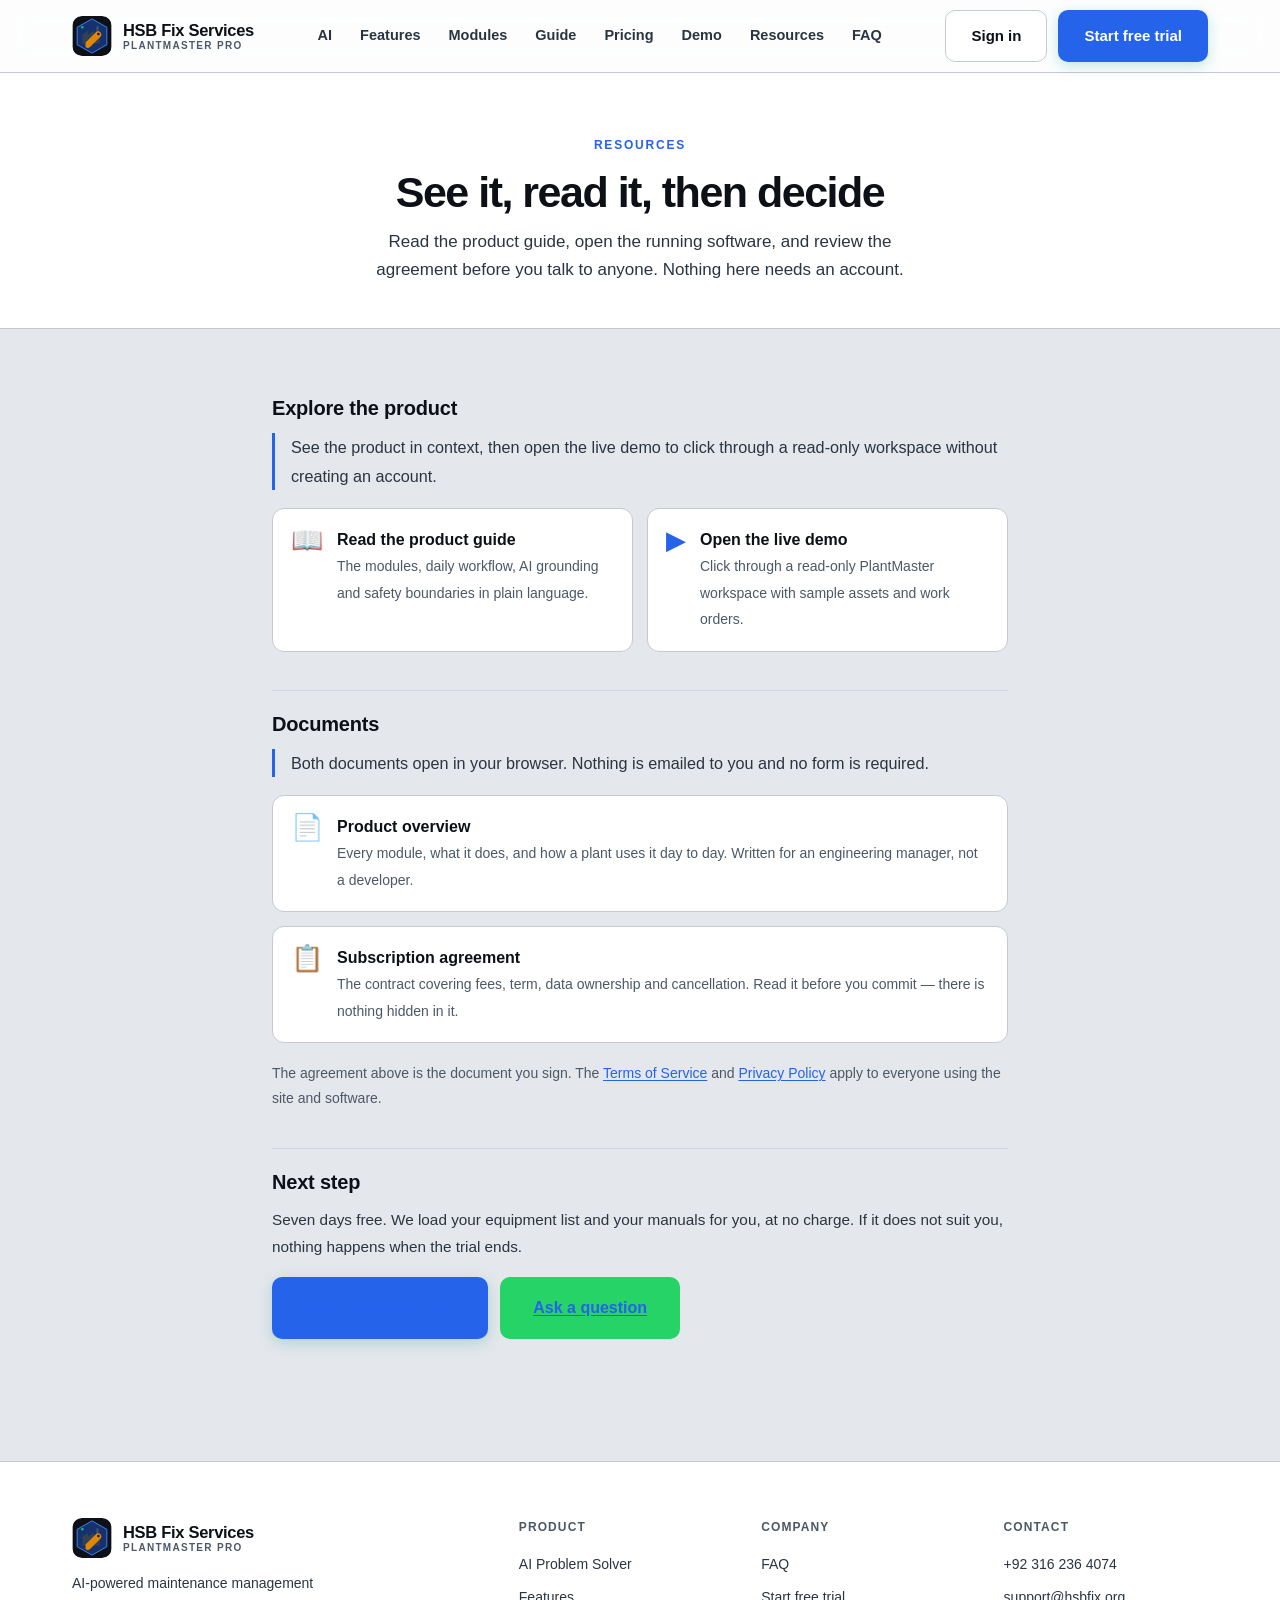
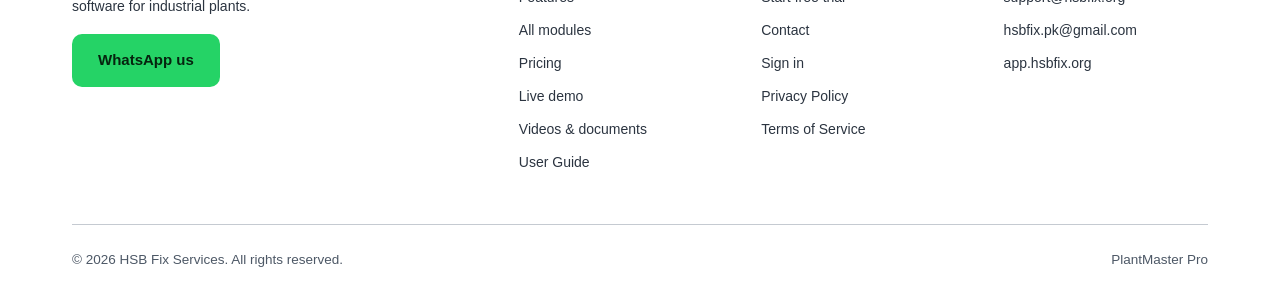
<file: resources.html>
<!doctype html>
<html lang="en">
<head>
<meta charset="utf-8">
<meta name="viewport" content="width=device-width,initial-scale=1">
<title>Resources — Product guide, live demo and agreement | PlantMaster Pro</title>
<meta name="description" content="Explore the PlantMaster Pro product guide, open the live demo, and read the subscription agreement before you buy.">
<!-- social preview: what WhatsApp, LinkedIn, Facebook and X show -->
<link rel="canonical" href="https://hsbfix.org/resources.html">
<meta property="og:type" content="website">
<meta property="og:site_name" content="HSB Fix Services">
<meta property="og:locale" content="en_PK">
<meta property="og:url" content="https://hsbfix.org/resources.html">
<meta property="og:title" content="Resources — PlantMaster Pro">
<meta property="og:description" content="Product guide, live demo and subscription agreement for PlantMaster Pro.">
<meta property="og:image" content="https://hsbfix.org/img/og-image.jpg">
<meta property="og:image:secure_url" content="https://hsbfix.org/img/og-image.jpg">
<meta property="og:image:type" content="image/jpeg">
<meta property="og:image:width" content="1200">
<meta property="og:image:height" content="630">
<meta property="og:image:alt" content="PlantMaster Pro — AI maintenance software for plants">
<meta name="twitter:card" content="summary_large_image">
<meta name="twitter:title" content="Resources — PlantMaster Pro">
<meta name="twitter:description" content="Introduction video, running walkthrough, product overview PDF and subscription agreement.">
<meta name="twitter:image" content="https://hsbfix.org/img/og-image.jpg">
<meta name="theme-color" content="#0d1117">
<link rel="icon" href="/img/favicon.ico" sizes="any">
<link rel="icon" type="image/png" sizes="32x32" href="/img/favicon-32.png">
<link rel="icon" type="image/png" sizes="16x16" href="/img/favicon-16.png">
<link rel="apple-touch-icon" href="/img/apple-touch-icon.png">
<!-- /social preview -->
<link rel="stylesheet" href="styles.css">
</head>
<body>

<header>
  <div class="wrap nav">
    <a href="index.html" class="logo">
      <span class="logo-mark">HS<span>B</span></span>
      <span class="logo-txt">HSB Fix Services<small>PlantMaster Pro</small></span>
    </a>
    <nav class="nav-links">
      <a href="index.html#ai">AI</a>
      <a href="index.html#features">Features</a>
      <a href="index.html#modules">Modules</a>
      <a href="guide.html">Guide</a>
      <a href="pricing.html">Pricing</a>
      <a href="demo.html">Demo</a>
      <a href="resources.html">Resources</a>
      <a href="index.html#faq">FAQ</a>
    </nav>
    <div class="nav-cta">
      <a href="https://app.hsbfix.org" class="btn btn-ghost">Sign in</a>
      <a href="signup.html" class="btn btn-primary">Start free trial</a>
    </div>
    <button class="burger" aria-label="Menu" aria-expanded="false" onclick="var h=this.closest('header');var open=h.classList.toggle('nav-open');this.setAttribute('aria-expanded',open);this.textContent=open?'✕':'☰';">☰</button>
  </div>
</header>

<div class="page-hero">
  <div class="wrap">
    <span class="eyebrow">Resources</span>
    <h1>See it, read it, then decide</h1>
    <p>Read the product guide, open the running software, and review the agreement
       before you talk to anyone. Nothing here needs an account.</p>
  </div>
</div>

<section style="padding-top:40px">
  <div class="wrap legal">

    <!-- ============ LIVE PRODUCT ============ -->
    <h2 id="intro">Explore the product</h2>
    <p class="legal-intro">
      See the product in context, then open the live demo to click through a
      read-only workspace without creating an account.
    </p>

    <div style="display:grid;grid-template-columns:repeat(auto-fit,minmax(240px,1fr));gap:14px;margin:18px 0 28px">
      <a href="guide.html"
         style="display:flex;gap:14px;align-items:flex-start;padding:18px;
                border:1px solid var(--line);border-radius:var(--radius);
                background:var(--surface);text-decoration:none">
        <span style="font-size:26px;line-height:1">&#128214;</span>
        <span>
          <b style="display:block;color:var(--ink);font-size:16px">Read the product guide</b>
          <span style="color:var(--muted);font-size:14px">
            The modules, daily workflow, AI grounding and safety boundaries in plain language.
          </span>
        </span>
      </a>
      <a href="demo.html"
         style="display:flex;gap:14px;align-items:flex-start;padding:18px;
                border:1px solid var(--line);border-radius:var(--radius);
                background:var(--surface);text-decoration:none">
        <span style="font-size:26px;line-height:1">&#9654;</span>
        <span>
          <b style="display:block;color:var(--ink);font-size:16px">Open the live demo</b>
          <span style="color:var(--muted);font-size:14px">
            Click through a read-only PlantMaster workspace with sample assets and work orders.
          </span>
        </span>
      </a>
    </div>

    <!-- ============ DOWNLOADS ============ -->
    <h2 id="downloads">Documents</h2>
    <p class="legal-intro">
      Both documents open in your browser. Nothing is emailed to you and no form is required.
    </p>

    <div style="display:grid;gap:14px;margin:18px 0">

      <a href="guide.html"
         style="display:flex;gap:14px;align-items:flex-start;padding:18px;
                border:1px solid var(--line);border-radius:var(--radius);
                background:var(--surface);text-decoration:none">
        <span style="font-size:26px;line-height:1">&#128196;</span>
        <span>
             <b style="display:block;color:var(--ink);font-size:16px">Product overview</b>
          <span style="color:var(--muted);font-size:14px">
            Every module, what it does, and how a plant uses it day to day.
            Written for an engineering manager, not a developer.
          </span>
        </span>
      </a>

      <a href="terms.html"
         style="display:flex;gap:14px;align-items:flex-start;padding:18px;
                border:1px solid var(--line);border-radius:var(--radius);
                background:var(--surface);text-decoration:none">
        <span style="font-size:26px;line-height:1">&#128203;</span>
        <span>
             <b style="display:block;color:var(--ink);font-size:16px">Subscription agreement</b>
          <span style="color:var(--muted);font-size:14px">
            The contract covering fees, term, data ownership and cancellation.
            Read it before you commit — there is nothing hidden in it.
          </span>
        </span>
      </a>

    </div>

    <p style="color:var(--muted);font-size:14px">
      The agreement above is the document you sign. The
      <a href="terms.html">Terms of Service</a> and
      <a href="privacy.html">Privacy Policy</a> apply to everyone using the site and software.
    </p>

    <!-- ============ CTA ============ -->
    <h2 id="next">Next step</h2>
    <p>
      Seven days free. We load your equipment list and your manuals for you, at no charge.
      If it does not suit you, nothing happens when the trial ends.
    </p>
    <p style="display:flex;gap:12px;flex-wrap:wrap;margin-top:16px">
      <a href="signup.html" class="btn btn-primary btn-lg">Start 7-day free trial</a>
      <a href="https://wa.me/923162364074" class="btn btn-wa btn-lg">Ask a question</a>
    </p>

  </div>
</section>

<footer>
  <div class="wrap">
    <div class="foot-grid">
      <div class="foot-brand">
        <a href="index.html" class="logo">
          <span class="logo-mark">HS<span>B</span></span>
          <span class="logo-txt">HSB Fix Services<small>PlantMaster Pro</small></span>
        </a>
        <p>AI-powered maintenance management software for industrial plants.</p>
        <a href="https://wa.me/923162364074" class="btn btn-wa">WhatsApp us</a>
      </div>
      <div class="foot-col">
        <h4>Product</h4>
        <a href="index.html#ai">AI Problem Solver</a>
        <a href="index.html#features">Features</a>
        <a href="index.html#modules">All modules</a>
        <a href="pricing.html">Pricing</a>
        <a href="demo.html">Live demo</a>
        <a href="resources.html">Videos &amp; documents</a>
        <a href="guide.html">User Guide</a>
      </div>
      <div class="foot-col">
        <h4>Company</h4>
        <a href="index.html#faq">FAQ</a>
        <a href="signup.html">Start free trial</a>
        <a href="https://wa.me/923162364074">Contact</a>
        <a href="https://app.hsbfix.org">Sign in</a>
        <a href="privacy.html">Privacy Policy</a>
        <a href="terms.html">Terms of Service</a>
      </div>
      <div class="foot-col">
        <h4>Contact</h4>
        <a href="https://wa.me/923162364074">+92 316 236 4074</a>
        <a href="mailto:support@hsbfix.org">support@hsbfix.org</a>
        <a href="mailto:hsbfix.pk@gmail.com">hsbfix.pk@gmail.com</a>
        <a href="https://app.hsbfix.org">app.hsbfix.org</a>
      </div>
    </div>
    <div class="foot-bot">
      <span>© 2026 HSB Fix Services. All rights reserved.</span>
      <span>PlantMaster Pro</span>
    </div>
  </div>
</footer>

<script>
/* nav: close the mobile menu on outside tap, Escape, or link choice */
(function(){
  var h=document.querySelector('header');
  if(!h)return;
  var b=h.querySelector('.burger');
  if(!b)return;
  function close(){
    if(!h.classList.contains('nav-open'))return;
    h.classList.remove('nav-open');
    b.setAttribute('aria-expanded','false');
    b.textContent='\u2630';
  }
  document.addEventListener('pointerdown',function(e){
    if(!h.classList.contains('nav-open'))return;
    if(h.contains(e.target))return;   /* taps inside the header keep it open */
    close();
  },true);
  document.addEventListener('keydown',function(e){ if(e.key==='Escape')close(); });
  h.querySelectorAll('nav a').forEach(function(a){ a.addEventListener('click',close); });
})();
</script>
</body>
</html>
</file>
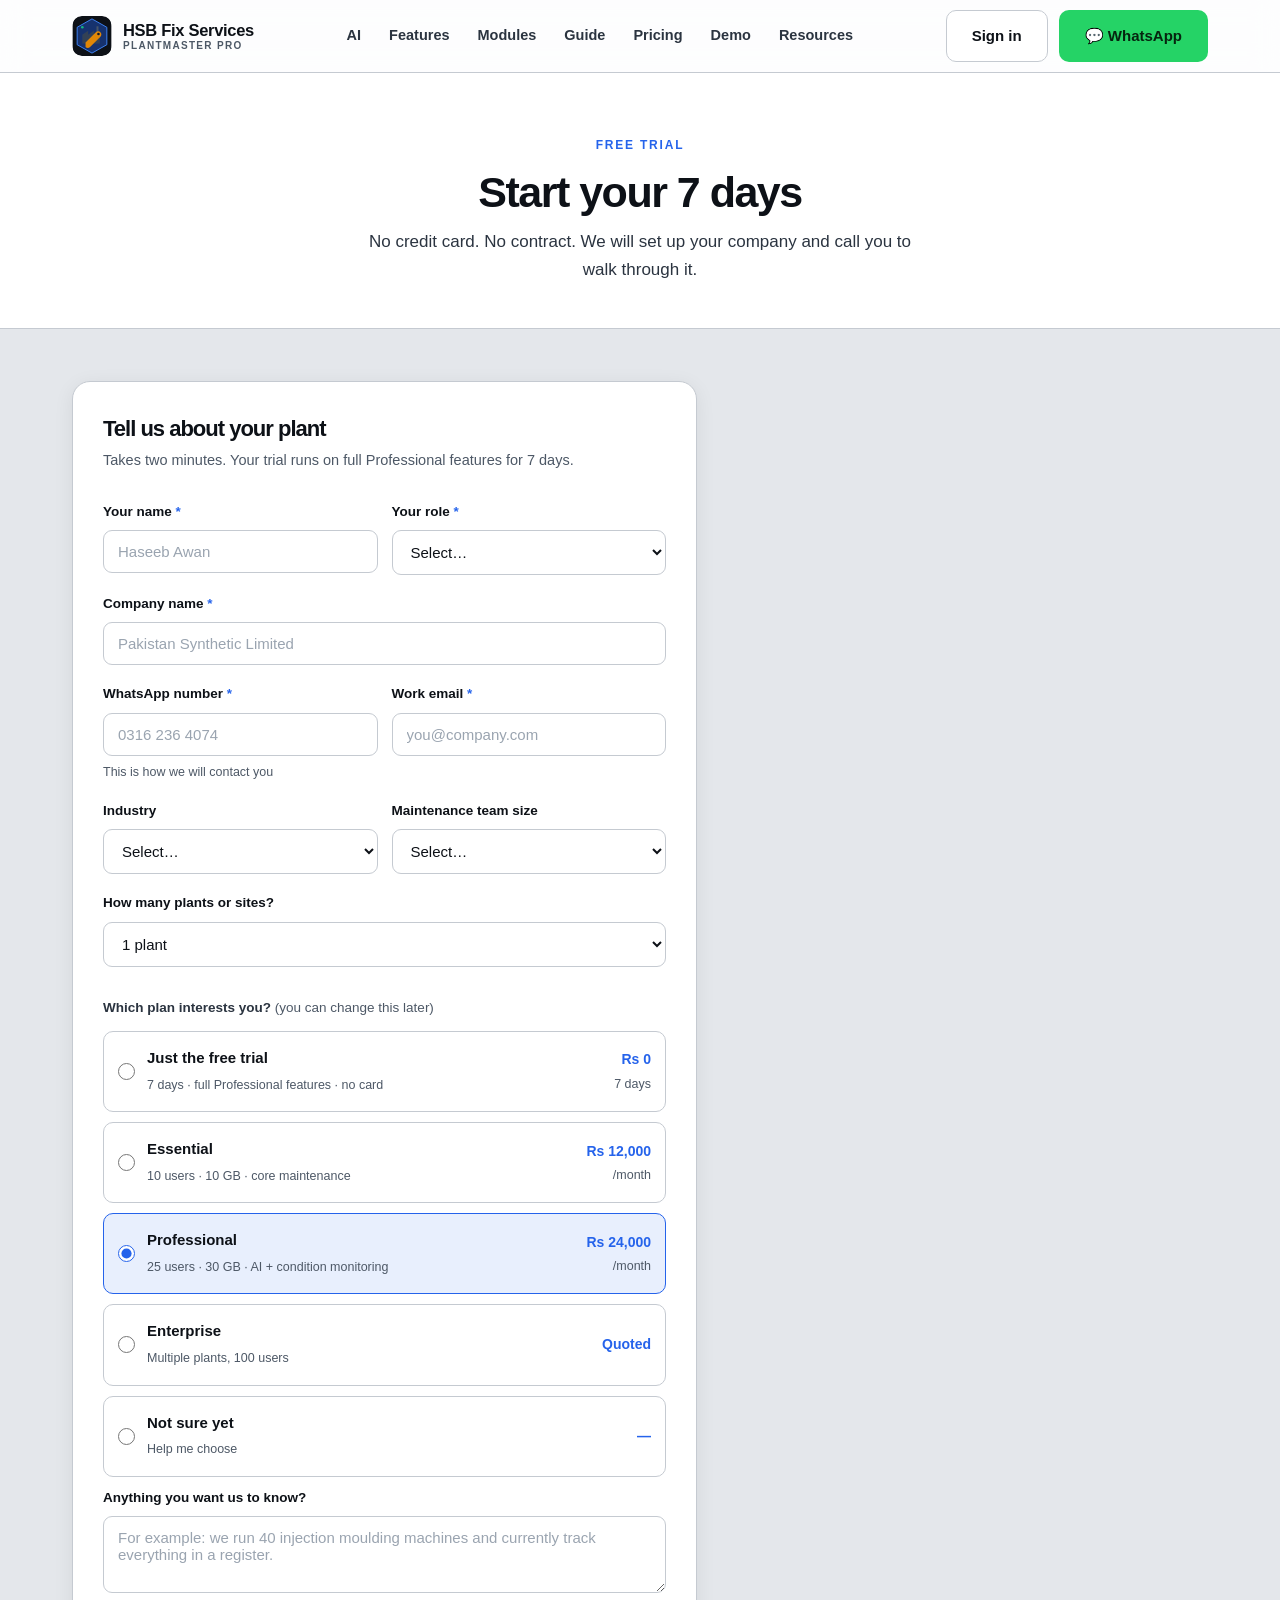
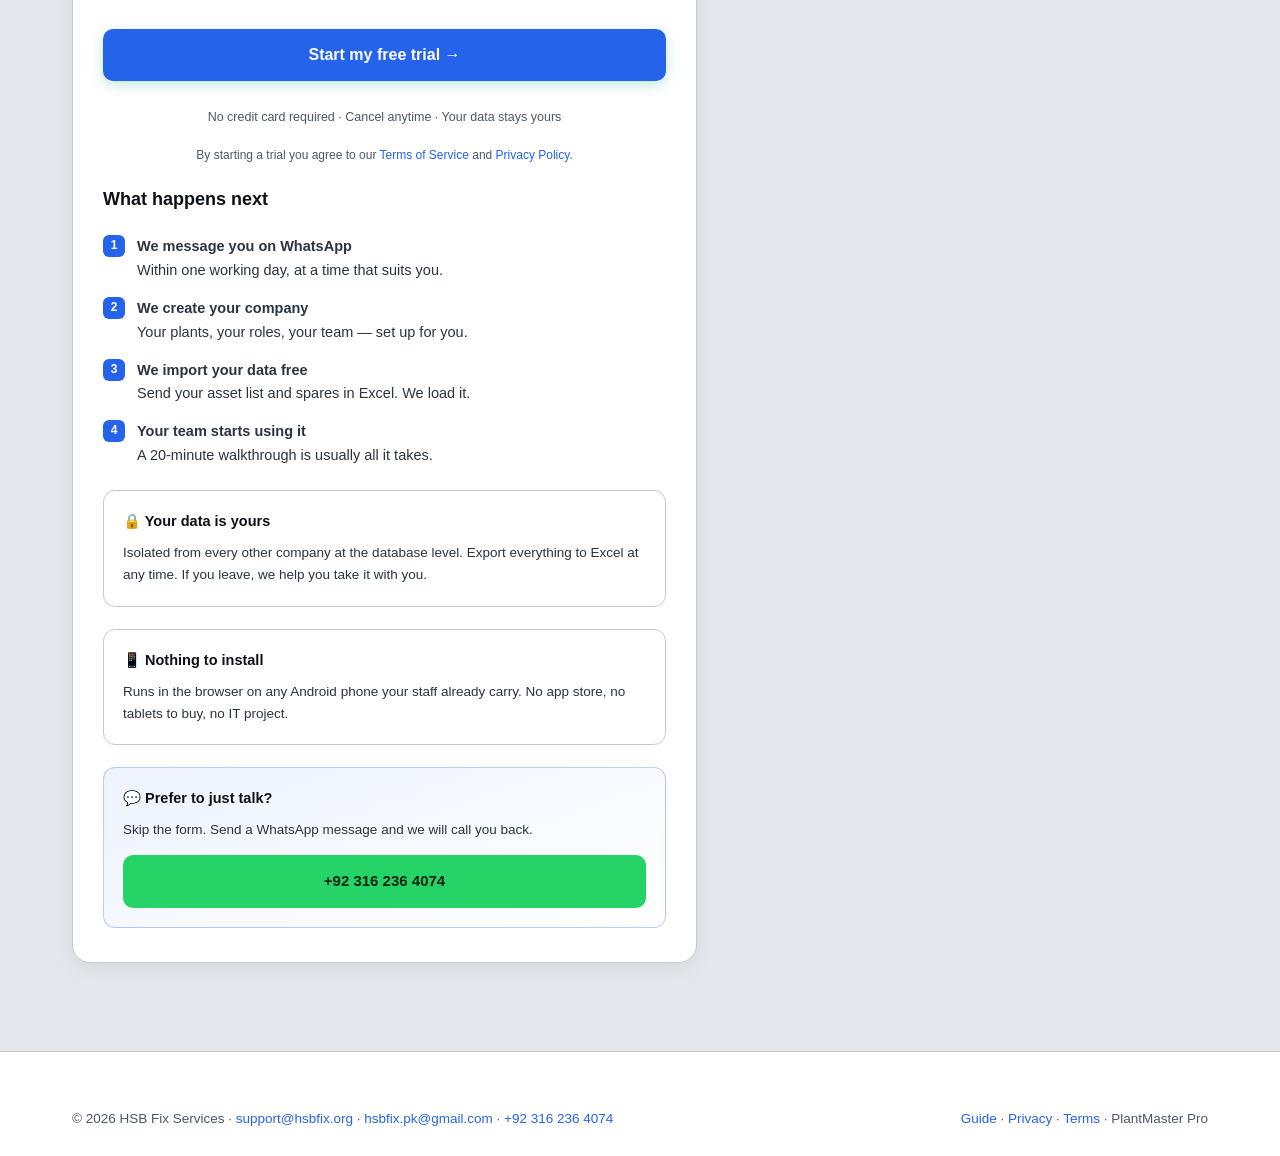
<file: signup.html>
<!doctype html>
<html lang="en">
<head>
<meta charset="utf-8">
<meta name="viewport" content="width=device-width,initial-scale=1">
<title>Start your free trial — HSB Fix Services | PlantMaster Pro</title>
<meta name="description" content="Start a 7-day free trial of PlantMaster Pro. No credit card required. Set up your plant in an afternoon.">
<!-- social preview: what WhatsApp, LinkedIn, Facebook and X show -->
<link rel="canonical" href="https://hsbfix.org/signup.html">
<meta property="og:type" content="website">
<meta property="og:site_name" content="HSB Fix Services">
<meta property="og:locale" content="en_PK">
<meta property="og:url" content="https://hsbfix.org/signup.html">
<meta property="og:title" content="Start your 7-day free trial — PlantMaster Pro">
<meta property="og:description" content="Full Professional features for 7 days. No credit card, no contract. Free setup and data import. Set your plant up in an afternoon.">
<meta property="og:image" content="https://hsbfix.org/img/og-image.jpg">
<meta property="og:image:secure_url" content="https://hsbfix.org/img/og-image.jpg">
<meta property="og:image:type" content="image/jpeg">
<meta property="og:image:width" content="1200">
<meta property="og:image:height" content="630">
<meta property="og:image:alt" content="PlantMaster Pro — AI maintenance software for plants">
<meta name="twitter:card" content="summary_large_image">
<meta name="twitter:title" content="Start your 7-day free trial — PlantMaster Pro">
<meta name="twitter:description" content="Full Professional features for 7 days. No credit card, no contract. Free setup and data import. Set your plant up in an afternoon.">
<meta name="twitter:image" content="https://hsbfix.org/img/og-image.jpg">
<meta name="theme-color" content="#0d1117">
<link rel="icon" href="/img/favicon.ico" sizes="any">
<link rel="icon" type="image/png" sizes="32x32" href="/img/favicon-32.png">
<link rel="icon" type="image/png" sizes="16x16" href="/img/favicon-16.png">
<link rel="apple-touch-icon" href="/img/apple-touch-icon.png">
<!-- /social preview -->
<link rel="stylesheet" href="styles.css">
</head>
<body>

<header>
  <div class="wrap nav">
    <a href="index.html" class="logo">
      <span class="logo-mark">HS<span>B</span></span>
      <span class="logo-txt">HSB Fix Services<small>PlantMaster Pro</small></span>
    </a>
    <nav class="nav-links">
      <a href="index.html#ai">AI</a>
      <a href="index.html#features">Features</a>
      <a href="index.html#modules">Modules</a>
      <a href="guide.html">Guide</a>
      <a href="pricing.html">Pricing</a>
      <a href="demo.html">Demo</a>
      <a href="resources.html">Resources</a>
    </nav>
    <div class="nav-cta">
      <a href="https://app.hsbfix.org" class="btn btn-ghost">Sign in</a>
      <a href="https://wa.me/923162364074" class="btn btn-wa">💬 WhatsApp</a>
    </div>
    <button class="burger" aria-label="Menu" aria-expanded="false" onclick="var h=this.closest('header');var open=h.classList.toggle('nav-open');this.setAttribute('aria-expanded',open);this.textContent=open?'\u2715':'\u2630';">☰</button>
  </div>
</header>

<div class="page-hero">
  <div class="wrap">
    <span class="eyebrow">Free trial</span>
    <h1>Start your 7 days</h1>
    <p>No credit card. No contract. We will set up your company and call you to walk through it.</p>
  </div>
</div>

<section style="padding-top:52px">
  <div class="wrap">
    <div style="display:grid;grid-template-columns:1.35fr 1fr;gap:48px;align-items:start" class="su-grid">

      <!-- ============ FORM ============ -->
      <div>
        <div class="form-card" id="formCard">
          <h2 style="font-size:22px;margin-bottom:7px">Tell us about your plant</h2>
          <p style="color:var(--muted);font-size:14.5px;margin-bottom:28px">
            Takes two minutes. Your trial runs on full Professional features for 7 days.
          </p>

          <form id="signupForm" novalidate>

            <div class="field-row">
              <div class="field" id="f-name">
                <label>Your name <span class="req">*</span></label>
                <input type="text" name="name" placeholder="Haseeb Awan" autocomplete="name">
                <div class="err">Please enter your name</div>
              </div>
              <div class="field" id="f-role">
                <label>Your role <span class="req">*</span></label>
                <select name="role">
                  <option value="">Select…</option>
                  <option>Owner / Director</option>
                  <option>Plant Manager</option>
                  <option>Maintenance Manager</option>
                  <option>Maintenance Engineer</option>
                  <option>Production Manager</option>
                  <option>IT Manager</option>
                  <option>Other</option>
                </select>
                <div class="err">Please select your role</div>
              </div>
            </div>

            <div class="field" id="f-company">
              <label>Company name <span class="req">*</span></label>
              <input type="text" name="company" placeholder="Pakistan Synthetic Limited" autocomplete="organization">
              <div class="err">Please enter your company name</div>
            </div>

            <div class="field-row">
              <div class="field" id="f-phone">
                <label>WhatsApp number <span class="req">*</span></label>
                <input type="tel" name="phone" placeholder="0316 236 4074" autocomplete="tel">
                <div class="err">Please enter a valid phone number</div>
                <div class="hint">This is how we will contact you</div>
              </div>
              <div class="field" id="f-email">
                <label>Work email <span class="req">*</span></label>
                <input type="email" name="email" placeholder="you@company.com" autocomplete="email">
                <div class="err">Please enter a valid email address</div>
              </div>
            </div>

            <div class="field-row">
              <div class="field" id="f-industry">
                <label>Industry</label>
                <select name="industry">
                  <option value="">Select…</option>
                  <option>Textile &amp; garments</option>
                  <option>Plastics &amp; moulding</option>
                  <option>Food &amp; beverage</option>
                  <option>Pharmaceutical</option>
                  <option>Chemicals</option>
                  <option>Cement &amp; construction</option>
                  <option>Steel &amp; metal</option>
                  <option>Paper &amp; packaging</option>
                  <option>Automotive parts</option>
                  <option>Power generation</option>
                  <option>Other manufacturing</option>
                </select>
              </div>
              <div class="field" id="f-size">
                <label>Maintenance team size</label>
                <select name="size">
                  <option value="">Select…</option>
                  <option>1 – 5 people</option>
                  <option>6 – 15 people</option>
                  <option>16 – 40 people</option>
                  <option>41 – 100 people</option>
                  <option>More than 100</option>
                </select>
              </div>
            </div>

            <div class="field" id="f-plants">
              <label>How many plants or sites?</label>
              <select name="plants">
                <option value="1">1 plant</option>
                <option value="2-3">2 – 3 plants</option>
                <option value="4+">4 or more plants</option>
              </select>
            </div>

            <div style="margin:30px 0 10px">
              <label style="display:block;font-size:13.5px;font-weight:650;margin-bottom:12px">
                Which plan interests you? <span style="color:var(--muted);font-weight:500">(you can change this later)</span>
              </label>
              <div class="plan-pick">
                <label class="pick" id="p-free">
                  <input type="radio" name="plan" value="Free trial only">
                  <span class="pi"><b>Just the free trial</b><small>7 days &middot; full Professional features &middot; no card</small></span>
                  <span class="pp">Rs 0<br><small style="color:var(--muted);font-weight:500">7 days</small></span>
                </label>
                <label class="pick" id="p-essential">
                  <input type="radio" name="plan" value="Essential">
                  <span class="pi"><b>Essential</b><small>10 users &middot; 10 GB &middot; core maintenance</small></span>
                  <span class="pp">Rs 12,000<br><small style="color:var(--muted);font-weight:500">/month</small></span>
                </label>
                <label class="pick on" id="p-professional">
                  <input type="radio" name="plan" value="Professional" checked>
                  <span class="pi"><b>Professional</b><small>25 users &middot; 30 GB &middot; AI + condition monitoring</small></span>
                  <span class="pp">Rs 24,000<br><small style="color:var(--muted);font-weight:500">/month</small></span>
                </label>
                <label class="pick" id="p-enterprise">
                  <input type="radio" name="plan" value="Enterprise">
                  <span class="pi"><b>Enterprise</b><small>Multiple plants, 100 users</small></span>
                  <span class="pp">Quoted</span>
                </label>
                <label class="pick" id="p-unsure">
                  <input type="radio" name="plan" value="Not sure yet">
                  <span class="pi"><b>Not sure yet</b><small>Help me choose</small></span>
                  <span class="pp">&mdash;</span>
                </label>

            <div class="field">
              <label>Anything you want us to know?</label>
              <textarea name="notes" rows="3" placeholder="For example: we run 40 injection moulding machines and currently track everything in a register."></textarea>
            </div>

            <button type="submit" class="btn btn-primary btn-lg btn-block" id="submitBtn">
              Start my free trial →
            </button>

            <p style="text-align:center;color:var(--muted);font-size:12.5px;margin-top:16px">
              No credit card required · Cancel anytime · Your data stays yours
            </p>
            <p style="text-align:center;color:var(--muted);font-size:12px;margin-top:8px;line-height:1.6">
              By starting a trial you agree to our
              <a href="terms.html" style="color:var(--brand)">Terms of Service</a> and
              <a href="privacy.html" style="color:var(--brand)">Privacy Policy</a>.
            </p>
          </form>
        </div>

        <!-- success -->
        <div class="ok-box" id="okBox">
          <div class="big">✅</div>
          <h3>Thank you — we have your details</h3>
          <p>We will send you a WhatsApp message within one working day to set up your company account and walk you through the app.</p>
          <p style="margin-top:16px"><b style="color:var(--text)">Want to start right now?</b></p>
          <div style="display:flex;gap:11px;justify-content:center;flex-wrap:wrap;margin-top:14px">
            <a href="#" class="btn btn-wa" id="waLink">💬 Message us now</a>
            <a href="index.html" class="btn btn-ghost">Back to home</a>
          </div>
          <p id="saveWarn" style="display:none;margin-top:18px;padding:13px 15px;text-align:left;
             border:1px solid #D97706;border-radius:10px;background:rgba(217,119,6,.08);
             color:var(--text);font-size:14px">
            <b>Please send the WhatsApp message above.</b><br>
            We could not file your details automatically just now, so messaging us
            is the fastest way to make sure your trial is set up today.
          </p>
        </div>
      </div>

      <!-- ============ SIDEBAR ============ -->
      <div>
        <h3 style="font-size:18px;margin-bottom:20px;font-weight:750">What happens next</h3>
        <ul class="side-list">
          <li><span class="tick">1</span><span><b style="color:var(--text)">We message you on WhatsApp</b><br>Within one working day, at a time that suits you.</span></li>
          <li><span class="tick">2</span><span><b style="color:var(--text)">We create your company</b><br>Your plants, your roles, your team — set up for you.</span></li>
          <li><span class="tick">3</span><span><b style="color:var(--text)">We import your data free</b><br>Send your asset list and spares in Excel. We load it.</span></li>
          <li><span class="tick">4</span><span><b style="color:var(--text)">Your team starts using it</b><br>A 20-minute walkthrough is usually all it takes.</span></li>
        </ul>

        <div class="side-note">
          <h4>🔒 Your data is yours</h4>
          <p>Isolated from every other company at the database level. Export everything to Excel at any time. If you leave, we help you take it with you.</p>
        </div>

        <div class="side-note">
          <h4>📱 Nothing to install</h4>
          <p>Runs in the browser on any Android phone your staff already carry. No app store, no tablets to buy, no IT project.</p>
        </div>

        <div class="side-note" style="background:linear-gradient(160deg,rgba(37,99,235,.08),var(--surface));border-color:rgba(37,99,235,.3)">
          <h4>💬 Prefer to just talk?</h4>
          <p style="margin-bottom:14px">Skip the form. Send a WhatsApp message and we will call you back.</p>
          <a href="https://wa.me/923162364074" class="btn btn-wa btn-block">+92 316 236 4074</a>
        </div>
      </div>

    </div>
  </div>
</section>

<footer>
  <div class="wrap">
    <div class="foot-bot" style="border:none;padding-top:0">
      <span>© 2026 HSB Fix Services · <a href="mailto:support@hsbfix.org" style="color:var(--brand)">support@hsbfix.org</a> · <a href="mailto:hsbfix.pk@gmail.com" style="color:var(--brand)">hsbfix.pk@gmail.com</a> · <a href="https://wa.me/923162364074" style="color:var(--brand)">+92 316 236 4074</a></span>
      <span><a href="guide.html" style="color:var(--brand)">Guide</a> · <a href="privacy.html" style="color:var(--brand)">Privacy</a> · <a href="terms.html" style="color:var(--brand)">Terms</a> · PlantMaster Pro</span>
    </div>
  </div>
</footer>

<script>
// preselect plan from ?plan=
(function(){
  var p=new URLSearchParams(location.search).get('plan');
  if(!p) return;
  var el=document.getElementById('p-'+p.toLowerCase());
  if(el){
    document.querySelectorAll('.pick').forEach(function(x){x.classList.remove('on')});
    el.classList.add('on');
    el.querySelector('input').checked=true;
  }
})();

// radio highlight
document.querySelectorAll('.pick').forEach(function(el){
  el.addEventListener('click',function(){
    document.querySelectorAll('.pick').forEach(function(x){x.classList.remove('on')});
    el.classList.add('on');
  });
});

function bad(id,on){ document.getElementById(id).classList.toggle('bad',on); }

document.getElementById('signupForm').addEventListener('submit',function(e){
  e.preventDefault();
  var f=e.target, ok=true;

  var name=f.name.value.trim();
  bad('f-name', !name); if(!name) ok=false;

  var role=f.role.value;
  bad('f-role', !role); if(!role) ok=false;

  var company=f.company.value.trim();
  bad('f-company', !company); if(!company) ok=false;

  var phone=f.phone.value.replace(/[^0-9]/g,'');
  var phoneOk = phone.length>=10;
  bad('f-phone', !phoneOk); if(!phoneOk) ok=false;

  var email=f.email.value.trim();
  var emailOk=/^[^@\s]+@[^@\s]+\.[^@\s]+$/.test(email);
  bad('f-email', !emailOk); if(!emailOk) ok=false;

  if(!ok){
    document.querySelector('.field.bad').scrollIntoView({behavior:'smooth',block:'center'});
    return;
  }

  // build a WhatsApp message with everything filled in
  var plan=f.plan.value;
  var msg='*New PlantMaster Pro trial request*\n\n'
    +'Name: '+name+'\n'
    +'Role: '+role+'\n'
    +'Company: '+company+'\n'
    +'Phone: '+f.phone.value+'\n'
    +'Email: '+email+'\n'
    +(f.industry.value?'Industry: '+f.industry.value+'\n':'')
    +(f.size.value?'Team size: '+f.size.value+'\n':'')
    +'Plants: '+f.plants.value+'\n'
    +'Plan: '+plan+'\n'
    +(f.notes.value.trim()?'\nNotes: '+f.notes.value.trim():'');

  document.getElementById('waLink').href='https://wa.me/923162364074?text='+encodeURIComponent(msg);

  // Also file the enquiry in the Control Center approval queue.
  // This creates NO account — it is a lead for HSB Fix Services to review.
  try{
    fetch('https://dpmmenwziplixrgylapy.supabase.co/rest/v1/signup_requests',{
      method:'POST',
      headers:{
        'apikey':'sb_publishable_TlKlrk7ulAG8G7EptLCllA_Rbgt7YXY',
        'Content-Type':'application/json',
        'Prefer':'return=minimal'
      },
      body:JSON.stringify({
        company_name:company, contact_name:name, email:email,
        phone:f.phone.value, city:'', plant_type:f.industry.value||null,
        team_size:f.size.value||null, plan_interest:plan,
        message:(f.role.value?'Role: '+f.role.value+'. ':'')
                +(f.plants.value?'Plants: '+f.plants.value+'. ':'')
                +(f.notes.value.trim()||''),
        status:'new',
        source:'website'
      })
    }).then(function(res){
      if(!res||!res.ok){
        /* The enquiry did NOT save. Tell the visitor the truth and push
           them to WhatsApp so the lead is not silently lost. */
        try{
          var w=document.getElementById('saveWarn');
          if(w)w.style.display='block';
        }catch(e){}
      }
      /* Ask the server to send the acknowledgement email.
         Fire-and-forget: the enquiry is already saved, so an email
         failure must never change what the visitor sees. */
      if(!res||!res.ok)return;
      return fetch('https://dpmmenwziplixrgylapy.supabase.co/functions/v1/signup-notify',{
        method:'POST',
        headers:{'Content-Type':'application/json'},
        body:JSON.stringify({email:email,request_id:null})
      }).catch(function(){});
    }).catch(function(){});
  }catch(err){}

  document.getElementById('formCard').style.display='none';
  document.getElementById('okBox').classList.add('show');
  window.scrollTo({top:0,behavior:'smooth'});
});
</script>

<style>
@media(max-width:900px){ .su-grid{grid-template-columns:1fr !important;gap:34px !important} }
</style>
<script>
/* nav: close the mobile menu on outside tap, Escape, or link choice */
(function(){
  var h=document.querySelector('header');
  if(!h)return;
  var b=h.querySelector('.burger');
  if(!b)return;
  function close(){
    if(!h.classList.contains('nav-open'))return;
    h.classList.remove('nav-open');
    b.setAttribute('aria-expanded','false');
    b.textContent='\u2630';
  }
  document.addEventListener('pointerdown',function(e){
    if(!h.classList.contains('nav-open'))return;
    if(h.contains(e.target))return;   /* taps inside the header keep it open */
    close();
  },true);
  document.addEventListener('keydown',function(e){ if(e.key==='Escape')close(); });
  h.querySelectorAll('nav a').forEach(function(a){ a.addEventListener('click',close); });
})();
</script>
</body>
</html>
</file>
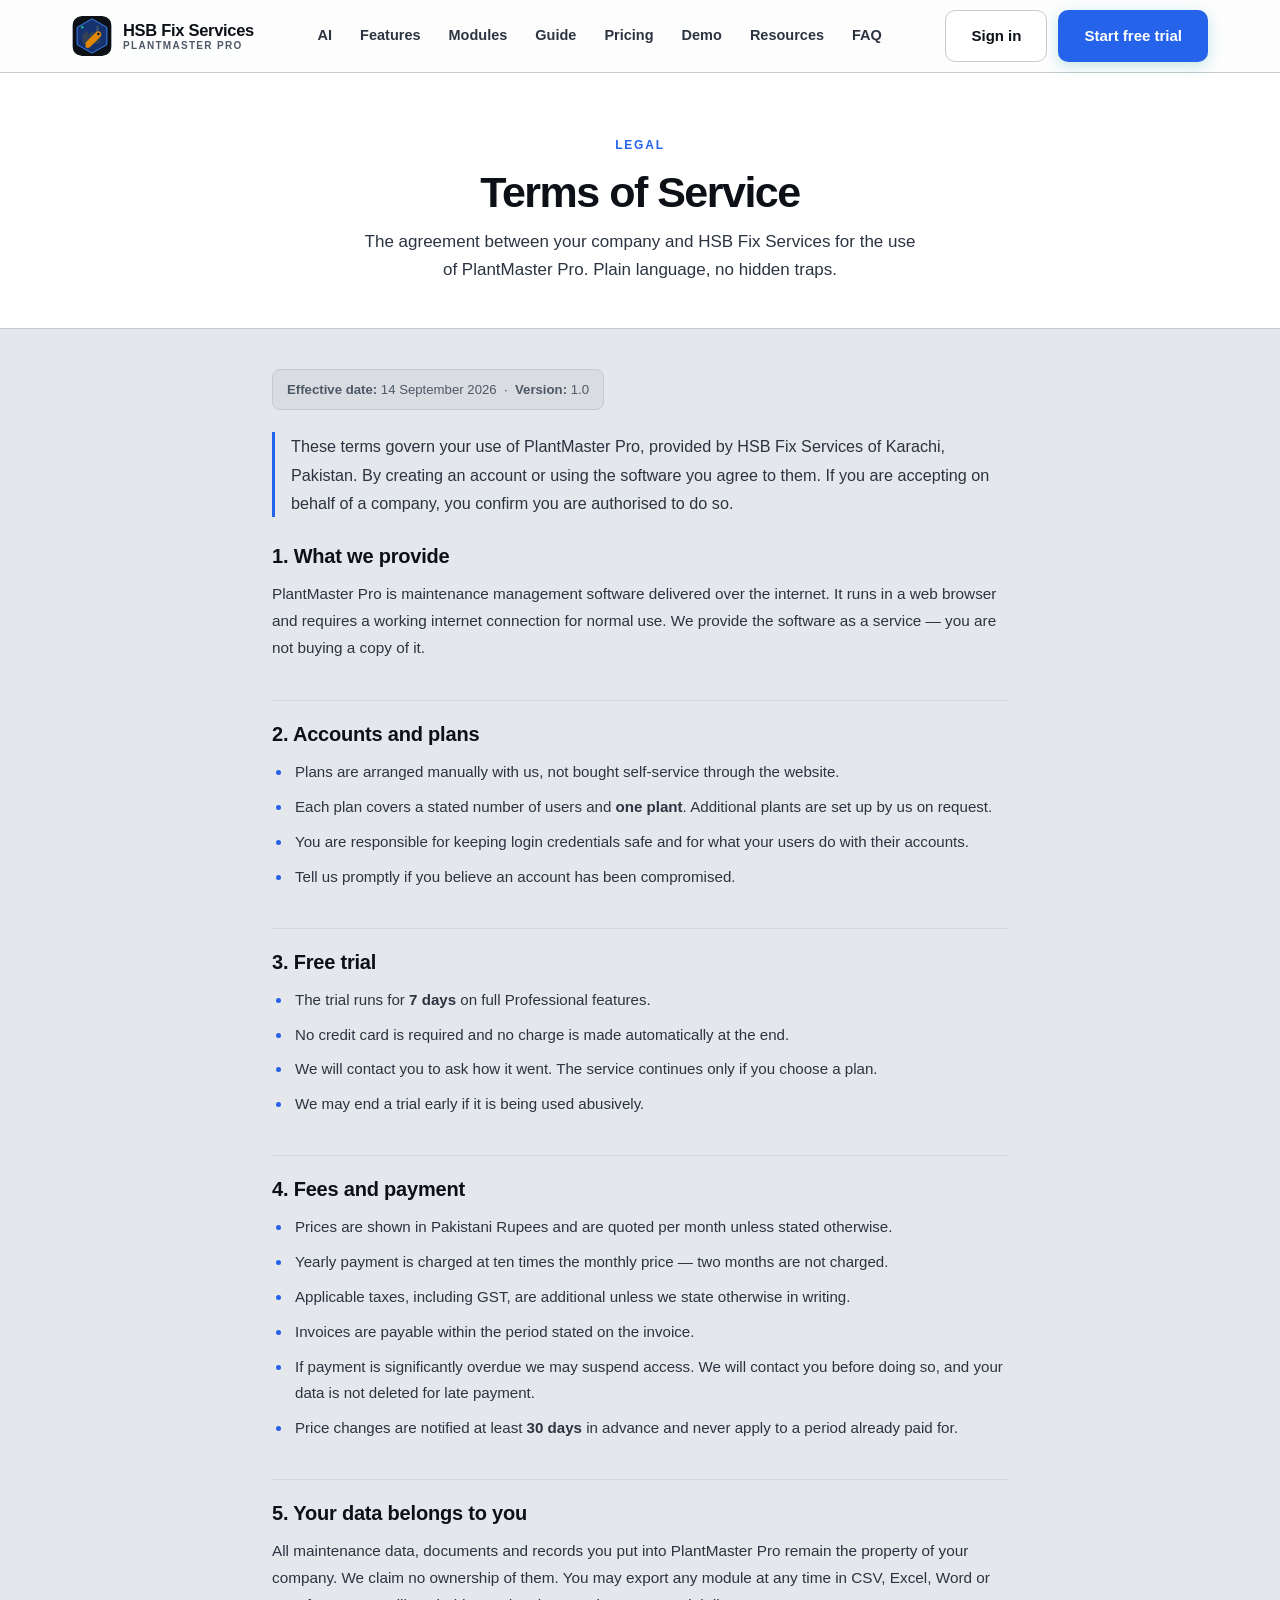
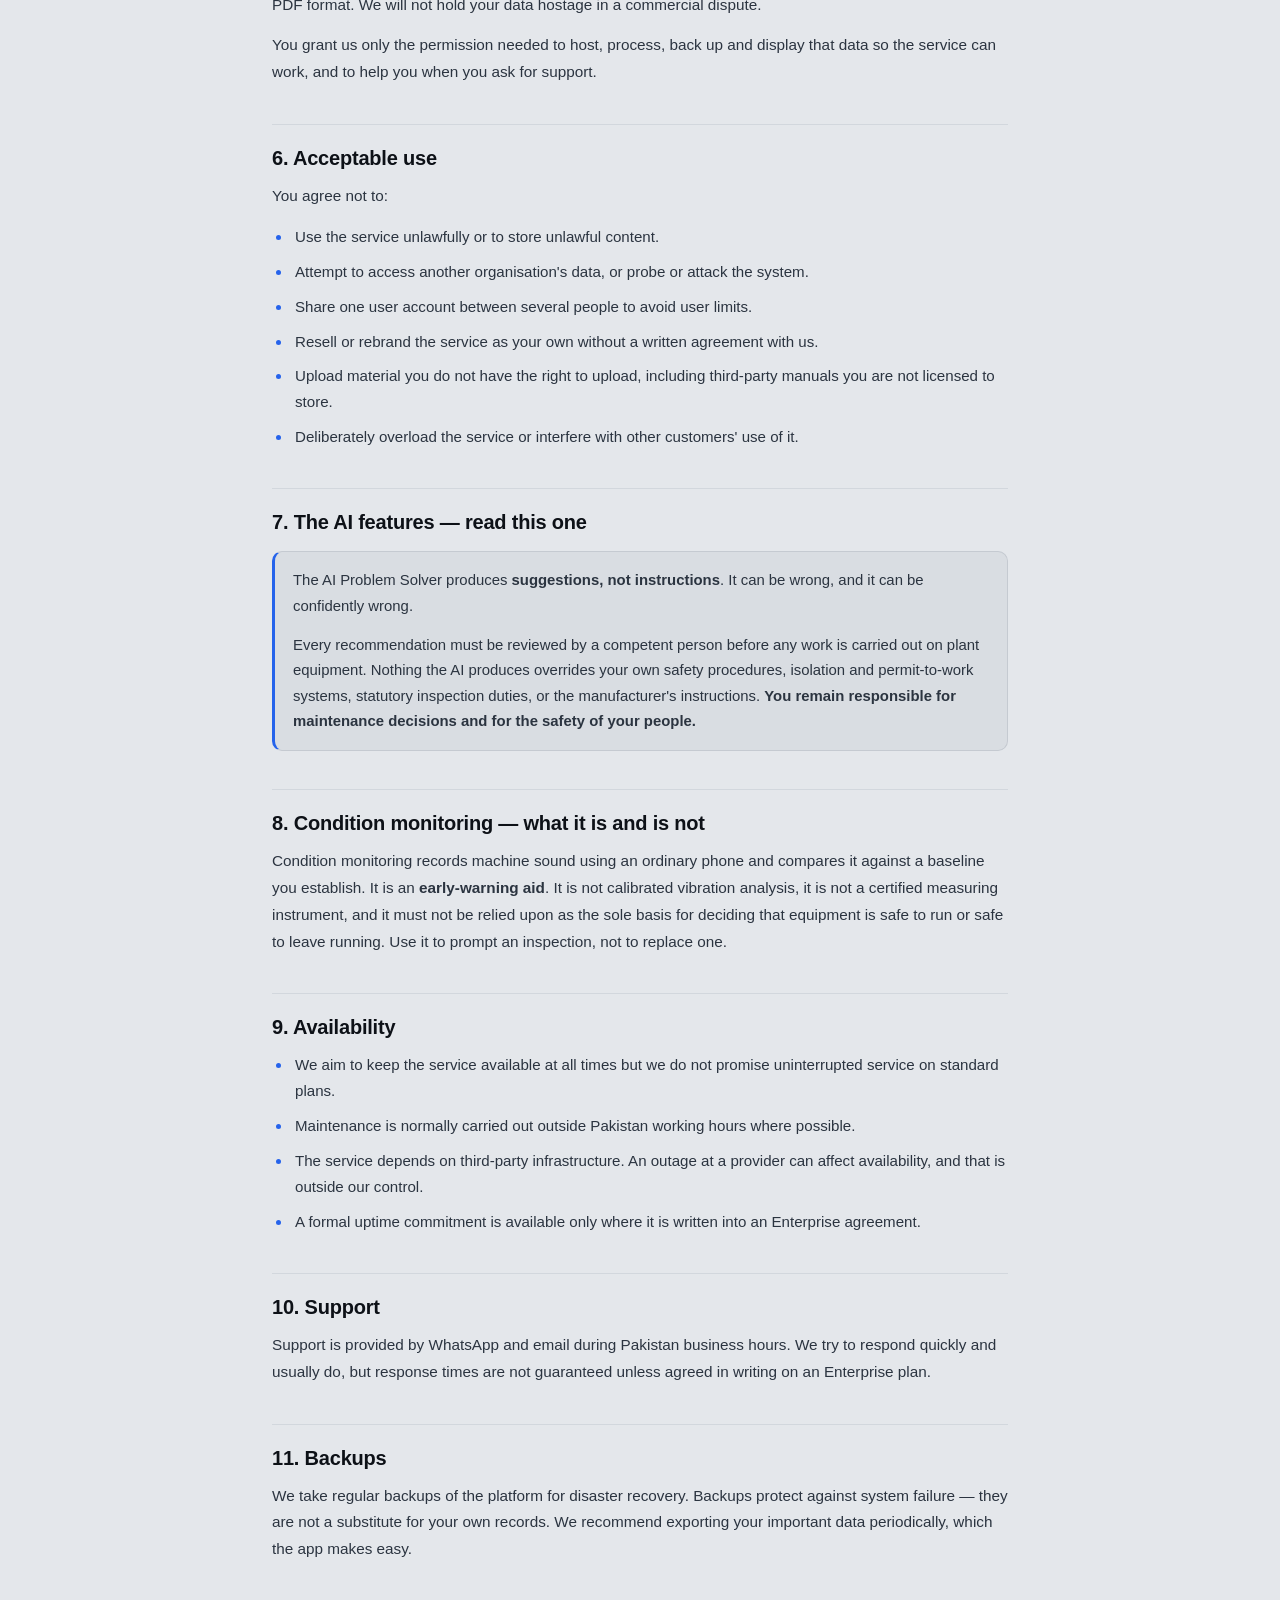
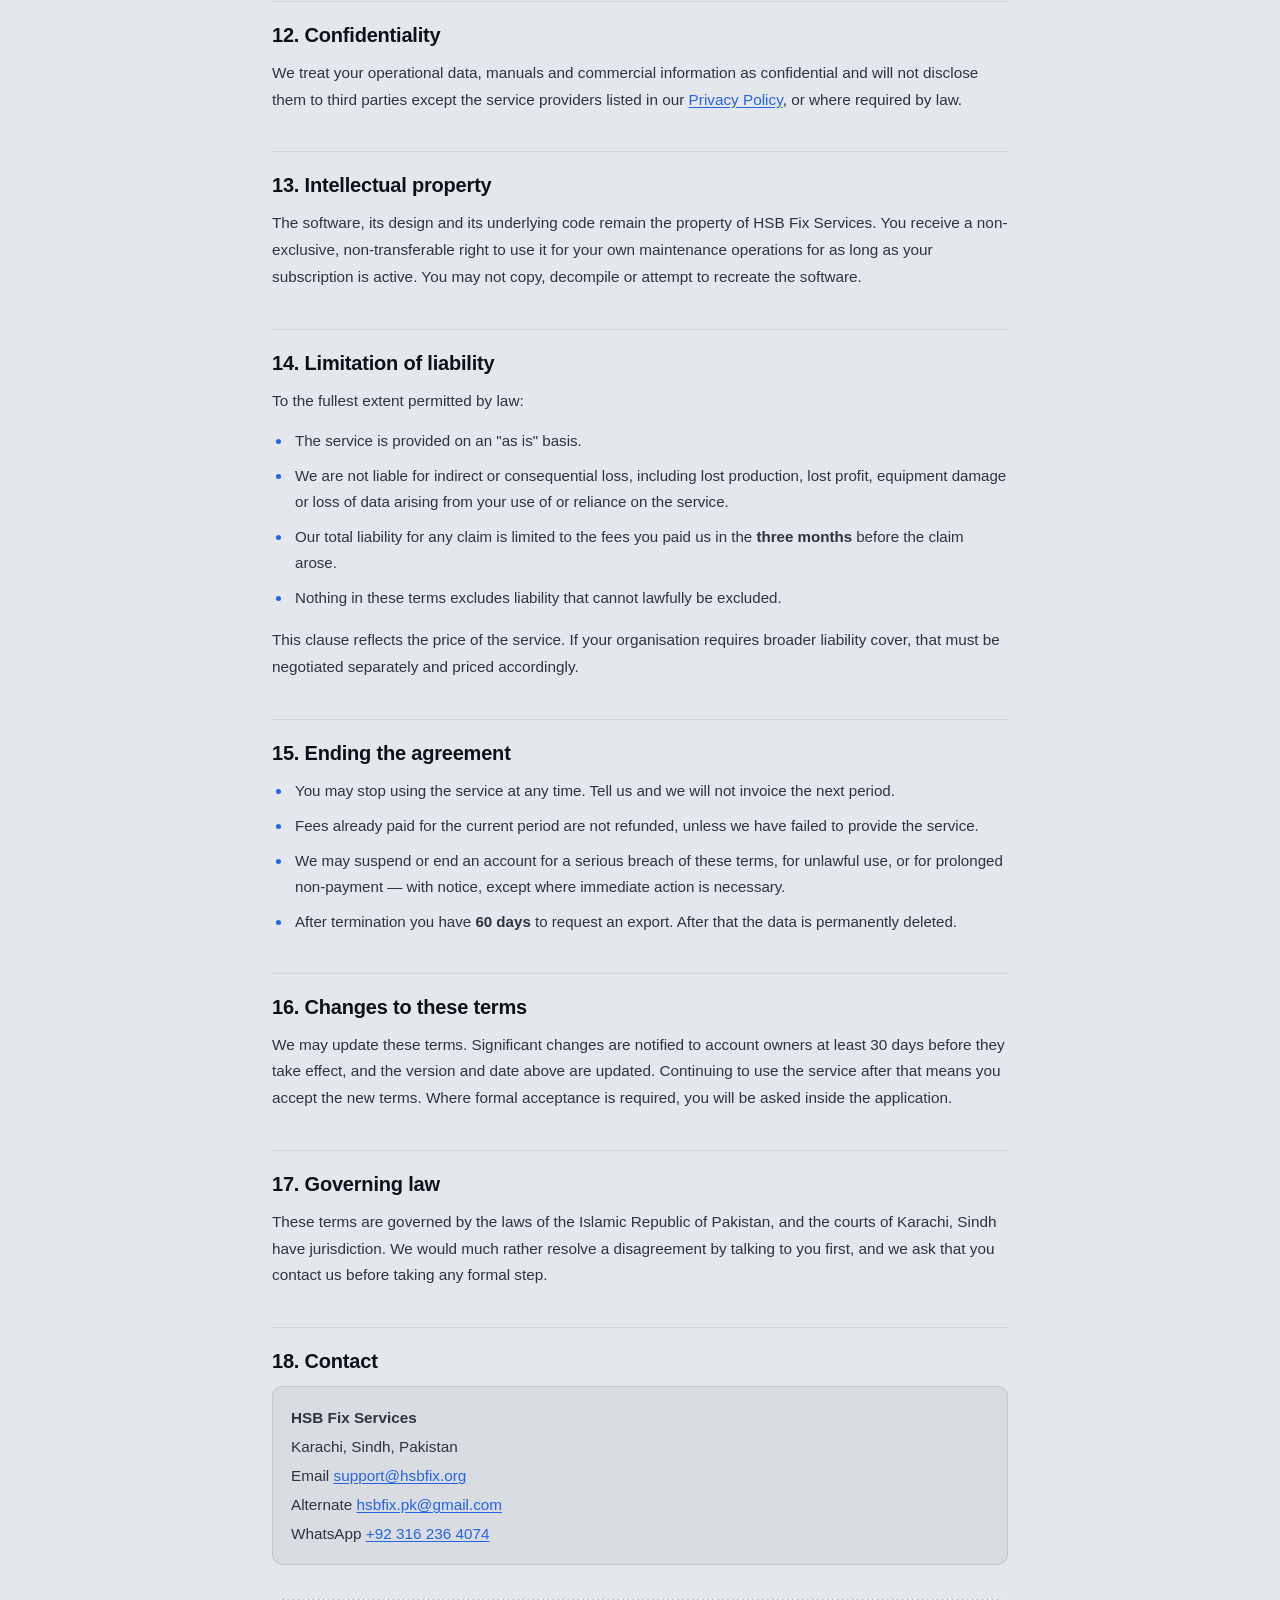
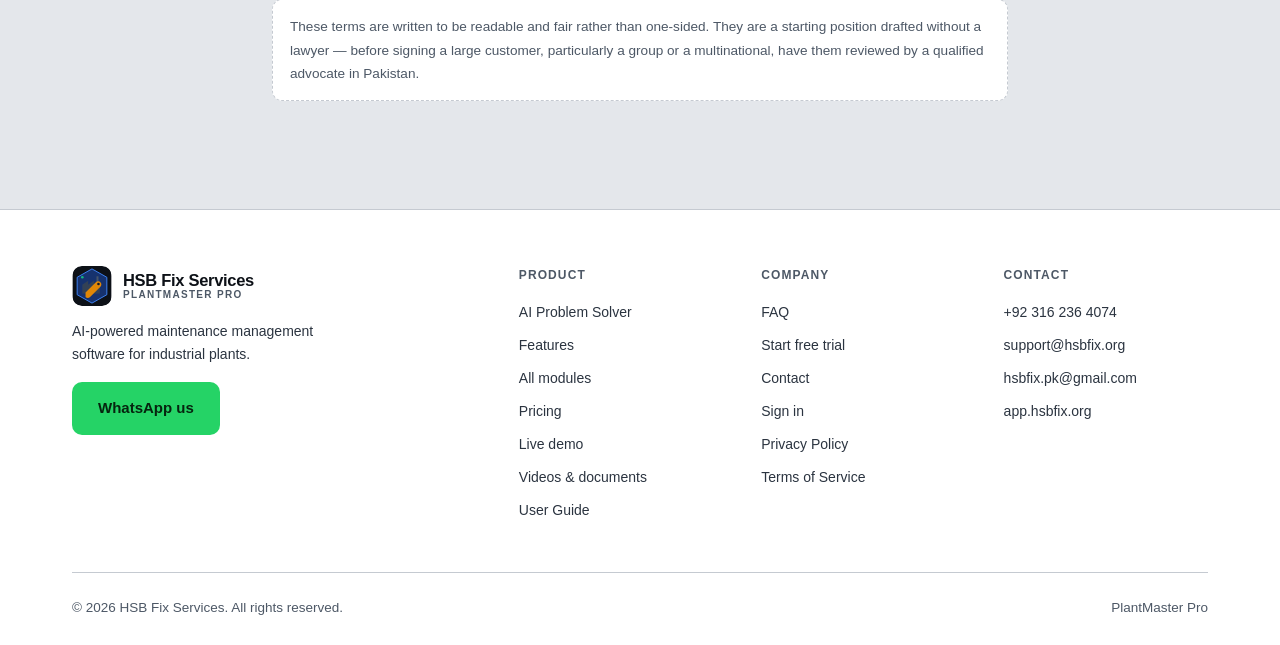
<file: terms.html>
<!doctype html>
<html lang="en">
<head>
<meta charset="utf-8">
<meta name="viewport" content="width=device-width,initial-scale=1">
<title>Terms of Service — HSB Fix Services | PlantMaster Pro</title>
<meta name="description" content="Terms of service for PlantMaster Pro by HSB Fix Services. Plans, trial, fees, data ownership, AI limitations and liability.">
<!-- social preview: what WhatsApp, LinkedIn, Facebook and X show -->
<link rel="canonical" href="https://hsbfix.org/terms.html">
<meta property="og:type" content="website">
<meta property="og:site_name" content="HSB Fix Services">
<meta property="og:locale" content="en_PK">
<meta property="og:url" content="https://hsbfix.org/terms.html">
<meta property="og:title" content="Terms of service — HSB Fix Services">
<meta property="og:description" content="The terms covering your PlantMaster Pro subscription, data ownership and support.">
<meta property="og:image" content="https://hsbfix.org/img/og-image.jpg">
<meta property="og:image:secure_url" content="https://hsbfix.org/img/og-image.jpg">
<meta property="og:image:type" content="image/jpeg">
<meta property="og:image:width" content="1200">
<meta property="og:image:height" content="630">
<meta property="og:image:alt" content="PlantMaster Pro — AI maintenance software for plants">
<meta name="twitter:card" content="summary_large_image">
<meta name="twitter:title" content="Terms of service — HSB Fix Services">
<meta name="twitter:description" content="The terms covering your PlantMaster Pro subscription, data ownership and support.">
<meta name="twitter:image" content="https://hsbfix.org/img/og-image.jpg">
<meta name="theme-color" content="#0d1117">
<link rel="icon" href="/img/favicon.ico" sizes="any">
<link rel="icon" type="image/png" sizes="32x32" href="/img/favicon-32.png">
<link rel="icon" type="image/png" sizes="16x16" href="/img/favicon-16.png">
<link rel="apple-touch-icon" href="/img/apple-touch-icon.png">
<!-- /social preview -->
<link rel="stylesheet" href="styles.css">
</head>
<body>

<header>
  <div class="wrap nav">
    <a href="index.html" class="logo">
      <span class="logo-mark">HS<span>B</span></span>
      <span class="logo-txt">HSB Fix Services<small>PlantMaster Pro</small></span>
    </a>
    <nav class="nav-links">
      <a href="index.html#ai">AI</a>
      <a href="index.html#features">Features</a>
      <a href="index.html#modules">Modules</a>
      <a href="guide.html">Guide</a>
      <a href="pricing.html">Pricing</a>
      <a href="demo.html">Demo</a>
      <a href="resources.html">Resources</a>
      <a href="index.html#faq">FAQ</a>
    </nav>
    <div class="nav-cta">
      <a href="https://app.hsbfix.org" class="btn btn-ghost">Sign in</a>
      <a href="signup.html" class="btn btn-primary">Start free trial</a>
    </div>
    <button class="burger" aria-label="Menu" aria-expanded="false" onclick="var h=this.closest('header');var open=h.classList.toggle('nav-open');this.setAttribute('aria-expanded',open);this.textContent=open?'✕':'☰';">☰</button>
  </div>
</header>

<div class="page-hero">
  <div class="wrap">
    <span class="eyebrow">Legal</span>
    <h1>Terms of Service</h1>
    <p>The agreement between your company and HSB Fix Services for the use of
       PlantMaster Pro. Plain language, no hidden traps.</p>
  </div>
</div>

<section style="padding-top:40px">
  <div class="wrap legal">

    <p class="legal-meta"><b>Effective date:</b> 14 September 2026 &nbsp;·&nbsp; <b>Version:</b> 1.0</p>

    <p class="legal-intro">
      These terms govern your use of PlantMaster Pro, provided by HSB Fix Services of
      Karachi, Pakistan. By creating an account or using the software you agree to them.
      If you are accepting on behalf of a company, you confirm you are authorised to do so.
    </p>

    <h2>1. What we provide</h2>
    <p>
      PlantMaster Pro is maintenance management software delivered over the internet. It
      runs in a web browser and requires a working internet connection for normal use.
      We provide the software as a service — you are not buying a copy of it.
    </p>

    <h2>2. Accounts and plans</h2>
    <ul class="legal-list">
      <li>Plans are arranged manually with us, not bought self-service through the website.</li>
      <li>Each plan covers a stated number of users and <b>one plant</b>. Additional plants are set up by us on request.</li>
      <li>You are responsible for keeping login credentials safe and for what your users do with their accounts.</li>
      <li>Tell us promptly if you believe an account has been compromised.</li>
    </ul>

    <h2>3. Free trial</h2>
    <ul class="legal-list">
      <li>The trial runs for <b>7 days</b> on full Professional features.</li>
      <li>No credit card is required and no charge is made automatically at the end.</li>
      <li>We will contact you to ask how it went. The service continues only if you choose a plan.</li>
      <li>We may end a trial early if it is being used abusively.</li>
    </ul>

    <h2>4. Fees and payment</h2>
    <ul class="legal-list">
      <li>Prices are shown in Pakistani Rupees and are quoted per month unless stated otherwise.</li>
      <li>Yearly payment is charged at ten times the monthly price — two months are not charged.</li>
      <li>Applicable taxes, including GST, are additional unless we state otherwise in writing.</li>
      <li>Invoices are payable within the period stated on the invoice.</li>
      <li>If payment is significantly overdue we may suspend access. We will contact you before doing so, and your data is not deleted for late payment.</li>
      <li>Price changes are notified at least <b>30 days</b> in advance and never apply to a period already paid for.</li>
    </ul>

    <h2>5. Your data belongs to you</h2>
    <p>
      All maintenance data, documents and records you put into PlantMaster Pro remain the
      property of your company. We claim no ownership of them. You may export any module
      at any time in CSV, Excel, Word or PDF format. We will not hold your data hostage in
      a commercial dispute.
    </p>
    <p>
      You grant us only the permission needed to host, process, back up and display that
      data so the service can work, and to help you when you ask for support.
    </p>

    <h2>6. Acceptable use</h2>
    <p>You agree not to:</p>
    <ul class="legal-list">
      <li>Use the service unlawfully or to store unlawful content.</li>
      <li>Attempt to access another organisation's data, or probe or attack the system.</li>
      <li>Share one user account between several people to avoid user limits.</li>
      <li>Resell or rebrand the service as your own without a written agreement with us.</li>
      <li>Upload material you do not have the right to upload, including third-party manuals you are not licensed to store.</li>
      <li>Deliberately overload the service or interfere with other customers' use of it.</li>
    </ul>

    <h2>7. The AI features — read this one</h2>
    <div class="legal-note">
      <p style="margin-top:0">
        The AI Problem Solver produces <b>suggestions, not instructions</b>. It can be
        wrong, and it can be confidently wrong.
      </p>
      <p style="margin-bottom:0">
        Every recommendation must be reviewed by a competent person before any work is
        carried out on plant equipment. Nothing the AI produces overrides your own safety
        procedures, isolation and permit-to-work systems, statutory inspection duties, or
        the manufacturer's instructions. <b>You remain responsible for maintenance
        decisions and for the safety of your people.</b>
      </p>
    </div>

    <h2>8. Condition monitoring — what it is and is not</h2>
    <p>
      Condition monitoring records machine sound using an ordinary phone and compares it
      against a baseline you establish. It is an <b>early-warning aid</b>. It is not
      calibrated vibration analysis, it is not a certified measuring instrument, and it
      must not be relied upon as the sole basis for deciding that equipment is safe to run
      or safe to leave running. Use it to prompt an inspection, not to replace one.
    </p>

    <h2>9. Availability</h2>
    <ul class="legal-list">
      <li>We aim to keep the service available at all times but we do not promise uninterrupted service on standard plans.</li>
      <li>Maintenance is normally carried out outside Pakistan working hours where possible.</li>
      <li>The service depends on third-party infrastructure. An outage at a provider can affect availability, and that is outside our control.</li>
      <li>A formal uptime commitment is available only where it is written into an Enterprise agreement.</li>
    </ul>

    <h2>10. Support</h2>
    <p>
      Support is provided by WhatsApp and email during Pakistan business hours. We try to
      respond quickly and usually do, but response times are not guaranteed unless agreed
      in writing on an Enterprise plan.
    </p>

    <h2>11. Backups</h2>
    <p>
      We take regular backups of the platform for disaster recovery. Backups protect
      against system failure — they are not a substitute for your own records. We
      recommend exporting your important data periodically, which the app makes easy.
    </p>

    <h2>12. Confidentiality</h2>
    <p>
      We treat your operational data, manuals and commercial information as confidential
      and will not disclose them to third parties except the service providers listed in
      our <a href="privacy.html">Privacy Policy</a>, or where required by law.
    </p>

    <h2>13. Intellectual property</h2>
    <p>
      The software, its design and its underlying code remain the property of HSB Fix
      Services. You receive a non-exclusive, non-transferable right to use it for your own
      maintenance operations for as long as your subscription is active. You may not copy,
      decompile or attempt to recreate the software.
    </p>

    <h2>14. Limitation of liability</h2>
    <p>
      To the fullest extent permitted by law:
    </p>
    <ul class="legal-list">
      <li>The service is provided on an "as is" basis.</li>
      <li>We are not liable for indirect or consequential loss, including lost production, lost profit, equipment damage or loss of data arising from your use of or reliance on the service.</li>
      <li>Our total liability for any claim is limited to the fees you paid us in the <b>three months</b> before the claim arose.</li>
      <li>Nothing in these terms excludes liability that cannot lawfully be excluded.</li>
    </ul>
    <p>
      This clause reflects the price of the service. If your organisation requires broader
      liability cover, that must be negotiated separately and priced accordingly.
    </p>

    <h2>15. Ending the agreement</h2>
    <ul class="legal-list">
      <li>You may stop using the service at any time. Tell us and we will not invoice the next period.</li>
      <li>Fees already paid for the current period are not refunded, unless we have failed to provide the service.</li>
      <li>We may suspend or end an account for a serious breach of these terms, for unlawful use, or for prolonged non-payment — with notice, except where immediate action is necessary.</li>
      <li>After termination you have <b>60 days</b> to request an export. After that the data is permanently deleted.</li>
    </ul>

    <h2>16. Changes to these terms</h2>
    <p>
      We may update these terms. Significant changes are notified to account owners at
      least 30 days before they take effect, and the version and date above are updated.
      Continuing to use the service after that means you accept the new terms. Where formal
      acceptance is required, you will be asked inside the application.
    </p>

    <h2>17. Governing law</h2>
    <p>
      These terms are governed by the laws of the Islamic Republic of Pakistan, and the
      courts of Karachi, Sindh have jurisdiction. We would much rather resolve a
      disagreement by talking to you first, and we ask that you contact us before taking
      any formal step.
    </p>

    <h2>18. Contact</h2>
    <p class="legal-contact">
      <b>HSB Fix Services</b><br>
      Karachi, Sindh, Pakistan<br>
      Email <a href="mailto:support@hsbfix.org">support@hsbfix.org</a><br>
      Alternate <a href="mailto:hsbfix.pk@gmail.com">hsbfix.pk@gmail.com</a><br>
      WhatsApp <a href="https://wa.me/923162364074">+92 316 236 4074</a>
    </p>

    <div class="legal-foot-note">
      These terms are written to be readable and fair rather than one-sided. They are a
      starting position drafted without a lawyer — before signing a large customer,
      particularly a group or a multinational, have them reviewed by a qualified advocate
      in Pakistan.
    </div>

  </div>
</section>

<footer>
  <div class="wrap">
    <div class="foot-grid">
      <div class="foot-brand">
        <a href="index.html" class="logo">
          <span class="logo-mark">HS<span>B</span></span>
          <span class="logo-txt">HSB Fix Services<small>PlantMaster Pro</small></span>
        </a>
        <p>AI-powered maintenance management software for industrial plants.</p>
        <a href="https://wa.me/923162364074" class="btn btn-wa">WhatsApp us</a>
      </div>
      <div class="foot-col">
        <h4>Product</h4>
        <a href="index.html#ai">AI Problem Solver</a>
        <a href="index.html#features">Features</a>
        <a href="index.html#modules">All modules</a>
        <a href="pricing.html">Pricing</a>
        <a href="demo.html">Live demo</a>
        <a href="resources.html">Videos &amp; documents</a>
        <a href="guide.html">User Guide</a>
      </div>
      <div class="foot-col">
        <h4>Company</h4>
        <a href="index.html#faq">FAQ</a>
        <a href="signup.html">Start free trial</a>
        <a href="https://wa.me/923162364074">Contact</a>
        <a href="https://app.hsbfix.org">Sign in</a>
        <a href="privacy.html">Privacy Policy</a>
        <a href="terms.html">Terms of Service</a>
      </div>
      <div class="foot-col">
        <h4>Contact</h4>
        <a href="https://wa.me/923162364074">+92 316 236 4074</a>
        <a href="mailto:support@hsbfix.org">support@hsbfix.org</a>
        <a href="mailto:hsbfix.pk@gmail.com">hsbfix.pk@gmail.com</a>
        <a href="https://app.hsbfix.org">app.hsbfix.org</a>
      </div>
    </div>
    <div class="foot-bot">
      <span>© 2026 HSB Fix Services. All rights reserved.</span>
      <span>PlantMaster Pro</span>
    </div>
  </div>
</footer>

<script>
/* nav: close the mobile menu on outside tap, Escape, or link choice */
(function(){
  var h=document.querySelector('header');
  if(!h)return;
  var b=h.querySelector('.burger');
  if(!b)return;
  function close(){
    if(!h.classList.contains('nav-open'))return;
    h.classList.remove('nav-open');
    b.setAttribute('aria-expanded','false');
    b.textContent='\u2630';
  }
  document.addEventListener('pointerdown',function(e){
    if(!h.classList.contains('nav-open'))return;
    if(h.contains(e.target))return;   /* taps inside the header keep it open */
    close();
  },true);
  document.addEventListener('keydown',function(e){ if(e.key==='Escape')close(); });
  h.querySelectorAll('nav a').forEach(function(a){ a.addEventListener('click',close); });
})();
</script>
</body>
</html>
</file>
<file: styles.css>
/* ==========================================================
   HSB Fix Services — PlantMaster Pro
   Light grey theme, black headings
   ========================================================== */

:root{
  --bg:#e4e7eb;
  --bg-2:#ffffff;
  --surface:#ffffff;
  --surface-2:#d9dde2;
  --line:#c5cad1;
  --line-soft:#d2d7dd;
  --ink:#0d1117;
  --ink-2:#1c2430;
  --body:#2b3440;
  --muted:#4d5866;
  --brand:#2563eb;
  --brand-2:#1d4ed8;
  --brand-soft:#e8effd;
  --accent:#d97706;
  --ok:#15803d;
  --danger:#b91c1c;
  --radius:12px;
  --radius-lg:18px;
  --maxw:1180px;
  --shadow:0 4px 20px rgba(13,17,23,.07);
  --shadow-lg:0 18px 50px rgba(13,17,23,.12);
}

*{box-sizing:border-box;margin:0;padding:0}
html{scroll-behavior:smooth}
body{
  background:var(--bg);
  color:var(--body);
  font-family:'Inter',-apple-system,BlinkMacSystemFont,'Segoe UI',Roboto,'Helvetica Neue',Arial,sans-serif;
  line-height:1.65;
  -webkit-font-smoothing:antialiased;
  overflow-x:hidden;
}
img{max-width:100%;display:block}
a{color:inherit;text-decoration:none}
h1,h2,h3,h4,summary,th,.stat b,.price .amt{color:var(--ink)}

.wrap{max-width:var(--maxw);margin:0 auto;padding:0 22px}
@media(max-width:720px){.wrap{padding:0 18px}.hero-inner{padding-left:18px;padding-right:18px}}
@media(max-width:420px){.wrap{padding:0 15px}.hero-inner{padding-left:15px;padding-right:15px}}

/* ---------- buttons ---------- */
.btn{
  display:inline-flex;align-items:center;justify-content:center;gap:9px;
  padding:13px 25px;border-radius:10px;font-weight:650;font-size:15px;
  border:1px solid transparent;cursor:pointer;transition:.18s;white-space:nowrap;
  font-family:inherit;
}
.btn-primary{background:var(--brand);color:#fff;box-shadow:0 4px 14px rgba(15,155,142,.25)}
.btn-primary:hover{background:var(--brand-2);transform:translateY(-2px);box-shadow:0 8px 22px rgba(15,155,142,.32)}
.btn-ghost{background:#fff;border-color:var(--line);color:var(--ink)}
.btn-ghost:hover{border-color:var(--brand);color:var(--brand)}
.btn-dark{background:var(--ink);color:#fff}
.btn-dark:hover{background:#000;transform:translateY(-2px)}
.btn-wa{background:#25D366;color:#06240f}
.btn-wa:hover{background:#1eb855;transform:translateY(-2px)}
.btn-lg{padding:16px 32px;font-size:16px}
.btn-block{width:100%}

/* ---------- header ---------- */
header{
  position:sticky;top:0;z-index:100;
  background:rgba(255,255,255,.92);backdrop-filter:blur(14px);
  border-bottom:1px solid var(--line);
}
.nav{display:flex;align-items:center;justify-content:space-between;height:72px}
.logo{display:flex;align-items:center;gap:11px}
.logo-mark{
  width:40px;height:40px;border-radius:10px;flex:none;
  background:transparent url("data:image/svg+xml,%3Csvg xmlns='http://www.w3.org/2000/svg' viewBox='0 0 120 124'%3E%3Crect width='120' height='124' rx='26' fill='%230d1117'/%3E%3Cpolygon points='60 9 106 35 106 89 60 115 14 89 14 35' fill='%2316326e' stroke='%233b82f6' stroke-width='3'/%3E%3Cpath d='M30 85 L30 58 L48 46 L48 58 L66 46 L66 58 L84 46 L84 85 Z' fill='%23334155'/%3E%3Crect x='74' y='32' width='6' height='18' fill='%23475569'/%3E%3Cpath d='M40 82 L72 50 C76 46 82 46 86 50 C90 54 90 60 86 64 L54 96 C50 100 44 100 40 96 Z' fill='%23e08706'/%3E%3Ccircle cx='80' cy='56' r='4' fill='%230f172a'/%3E%3Ccircle cx='30' cy='35' r='4' fill='%2310b981'/%3E%3C/svg%3E") no-repeat center/40px 40px;
  display:grid;place-items:center;
  font-size:0;color:transparent;
}
.logo-mark span{font-size:0;color:transparent}
.logo-txt{font-weight:800;font-size:16.5px;letter-spacing:-.3px;color:var(--ink);line-height:1.15}
.logo-txt small{
  display:block;font-size:10px;font-weight:650;color:var(--muted);
  letter-spacing:1.3px;text-transform:uppercase;
}
.nav-links{display:flex;align-items:center;gap:28px}
.nav-links a{font-size:14.5px;color:var(--body);font-weight:550;transition:.15s}
.nav-links a:hover{color:var(--brand)}
.nav-cta{display:flex;align-items:center;gap:11px}
.burger{display:none;background:none;border:none;color:var(--ink);font-size:23px;cursor:pointer;padding:6px}

/* ---------- hero ---------- */
.hero{position:relative;overflow:hidden;background:var(--bg-2);border-bottom:1px solid var(--line)}
.hero-inner{
  position:relative;z-index:1;padding:78px 0 82px;
  display:grid;grid-template-columns:1.08fr .92fr;gap:56px;align-items:center;
}
.badge{
  display:inline-flex;align-items:center;gap:8px;
  background:var(--brand-soft);border:1px solid #bfe3de;
  color:var(--brand-2);padding:6px 14px;border-radius:100px;
  font-size:12px;font-weight:700;letter-spacing:.4px;margin-bottom:22px;
}
.badge .dot{width:6px;height:6px;border-radius:50%;background:var(--brand)}
h1{
  font-size:clamp(32px,4.9vw,54px);line-height:1.08;font-weight:820;
  letter-spacing:-1.5px;margin-bottom:20px;
}
h1 .hl{color:var(--brand)}
.hero p.lede{font-size:clamp(16px,1.9vw,18.5px);color:var(--body);max-width:54ch;margin-bottom:30px}
.hero-cta{display:flex;flex-wrap:wrap;gap:12px;margin-bottom:32px}
.hero-trust{display:flex;flex-wrap:wrap;gap:10px 24px;font-size:13.5px;color:var(--muted)}
.hero-trust span{display:flex;align-items:center;gap:7px}
.hero-trust b{color:var(--ink);font-weight:650}
.hero-visual{position:relative}
.hero-visual .shot{
  border-radius:var(--radius-lg);overflow:hidden;border:1px solid var(--line);
  box-shadow:var(--shadow-lg);
}
.hero-visual .shot img{width:100%;height:420px;object-fit:cover}

/* ---------- stat strip ---------- */
.stats{border-bottom:1px solid var(--line);background:var(--bg)}
.stats-grid{display:grid;grid-template-columns:repeat(4,1fr);gap:1px;background:var(--line)}
.stat{background:var(--bg);padding:28px 20px;text-align:center}
.stat b{display:block;font-size:clamp(24px,3.2vw,33px);font-weight:820;letter-spacing:-1px;line-height:1.15}
.stat b.tea{color:var(--brand)}
.stat span{font-size:12px;color:var(--muted);font-weight:600;letter-spacing:.4px;text-transform:uppercase}

/* ---------- sections ---------- */
section{padding:88px 0}
.sec-head{text-align:center;max-width:720px;margin:0 auto 56px}
.eyebrow{
  display:inline-block;color:var(--brand);font-size:12px;font-weight:750;
  letter-spacing:1.8px;text-transform:uppercase;margin-bottom:13px;
}
h2{font-size:clamp(26px,3.7vw,39px);font-weight:800;letter-spacing:-1px;line-height:1.16;margin-bottom:15px}
.sec-head p{color:var(--body);font-size:16.5px}
.alt{background:var(--bg-2);border-top:1px solid var(--line);border-bottom:1px solid var(--line)}

/* ---------- feature rows ---------- */
.frow{display:grid;grid-template-columns:1fr 1fr;gap:54px;align-items:center;margin-bottom:92px}
.frow:last-child{margin-bottom:0}
.frow.flip .ftext{order:2}
.ftag{
  display:inline-block;background:var(--brand-soft);color:var(--brand-2);
  padding:5px 12px;border-radius:6px;font-size:11.5px;font-weight:750;
  letter-spacing:1.1px;text-transform:uppercase;margin-bottom:15px;
}
.frow h3{font-size:clamp(21px,2.8vw,29px);font-weight:790;letter-spacing:-.7px;margin-bottom:14px;line-height:1.22}
.frow > .ftext > p{color:var(--body);font-size:16px;margin-bottom:20px}
.flist{list-style:none;display:grid;gap:11px}
.flist li{display:flex;gap:11px;font-size:15px;color:var(--body)}
.flist li b{color:var(--ink)}
.flist .tick{
  color:var(--brand);font-weight:800;flex:none;margin-top:2px;
  width:19px;height:19px;border-radius:5px;background:var(--brand-soft);
  display:grid;place-items:center;font-size:10.5px;
}
.fimg{
  border-radius:var(--radius-lg);overflow:hidden;border:1px solid var(--line);
  box-shadow:var(--shadow);
}
.fimg img{width:100%;height:330px;object-fit:cover}

/* ---------- AI panel ---------- */
.ai-demo{
  background:var(--surface);border:1px solid var(--line);border-radius:var(--radius-lg);
  padding:22px;box-shadow:var(--shadow);
}
.ai-q,.ai-a{border-radius:11px;padding:14px 16px;margin-bottom:12px;font-size:14.5px}
.ai-q{background:var(--surface-2);color:var(--ink);font-weight:600}
.ai-q:before{content:'ASKED ON THE FLOOR';display:block;font-size:9.5px;letter-spacing:1.2px;color:var(--muted);font-weight:750;margin-bottom:6px}
.ai-a{background:var(--brand-soft);border:1px solid #bfe3de;color:var(--ink-2);margin-bottom:0}
.ai-a:before{content:'ANSWERED FROM YOUR MANUAL';display:block;font-size:9.5px;letter-spacing:1.2px;color:var(--brand-2);font-weight:750;margin-bottom:6px}
.ai-a .src{
  display:block;margin-top:10px;padding-top:10px;border-top:1px solid #bfe3de;
  font-size:12px;color:var(--brand-2);font-weight:600;
}

/* ---------- email preview ---------- */
.mail{
  background:#fff;border:1px solid var(--line);border-radius:var(--radius);
  box-shadow:var(--shadow);overflow:hidden;font-size:13px;
}
.mail-head{background:var(--surface-2);padding:13px 16px;border-bottom:1px solid var(--line)}
.mail-head b{display:block;font-size:13.5px;color:var(--ink)}
.mail-head span{font-size:11.5px;color:var(--muted)}
.mail-body{padding:16px}
.mail-row{display:flex;justify-content:space-between;padding:8px 0;border-bottom:1px solid var(--line-soft)}
.mail-row:last-child{border:none}
.mail-row span{color:var(--body)}
.mail-row b{color:var(--ink);font-weight:700}
.mail-row b.warn{color:var(--accent)}
.mail-row b.good{color:var(--ok)}

/* ---------- module grid ---------- */
.mods{display:grid;grid-template-columns:repeat(auto-fill,minmax(215px,1fr));gap:14px}
.mod{
  background:var(--surface);border:1px solid var(--line);border-radius:var(--radius);
  padding:24px 21px;transition:.2s;
}
.mod:hover{border-color:var(--brand);transform:translateY(-3px);box-shadow:var(--shadow)}
.mod .ic{
  width:42px;height:42px;border-radius:10px;background:var(--brand-soft);
  display:grid;place-items:center;font-size:20px;margin-bottom:14px;
}
.mod h3{font-size:16px;font-weight:730;margin-bottom:7px}
.mod p{color:var(--body);font-size:14px}

/* ---------- pricing ---------- */
.plans{display:grid;grid-template-columns:repeat(auto-fit,minmax(300px,1fr));gap:22px;align-items:start;max-width:920px;margin:0 auto}
.plan{
  background:var(--surface);border:1px solid var(--line);border-radius:var(--radius-lg);
  padding:32px 28px;position:relative;transition:.22s;
}
.plan:hover{box-shadow:var(--shadow-lg)}
.plan.feat{border:2px solid var(--brand);box-shadow:var(--shadow-lg)}
.plan-tag{
  position:absolute;top:-13px;left:50%;transform:translateX(-50%);
  background:var(--brand);color:#fff;padding:5px 16px;border-radius:20px;
  font-size:11px;font-weight:800;letter-spacing:.9px;text-transform:uppercase;white-space:nowrap;
}
.plan h3{font-size:20px;font-weight:790;margin-bottom:5px}
.plan .who{color:var(--body);font-size:14px;margin-bottom:22px;min-height:44px}
.price{display:flex;align-items:baseline;gap:5px;margin-bottom:4px;flex-wrap:wrap}
.price .cur{font-size:17px;color:var(--muted);font-weight:650}
.price .amt{font-size:42px;font-weight:840;letter-spacing:-2px;line-height:1}
.price .per{font-size:14px;color:var(--muted)}
.price-note{font-size:13px;color:var(--muted);margin-bottom:24px;min-height:20px}
.price-note b{color:var(--ok)}
.plan .btn{margin-bottom:24px}
.plan-feats{list-style:none;display:grid;gap:10px}
.plan-feats li{display:flex;gap:10px;font-size:14.2px;color:var(--body);align-items:flex-start}
.plan-feats li b{color:var(--ink)}
.plan-feats .tick{color:var(--brand);font-weight:800;flex:none;font-size:12px;margin-top:3px}
.plan-feats .sep{height:1px;background:var(--line);margin:7px 0;display:block}
.plan-feats .grp{
  font-size:10.5px;font-weight:780;letter-spacing:1.1px;text-transform:uppercase;
  color:var(--muted);display:block;margin-top:3px;
}
.price-foot{
  text-align:center;margin:38px auto 0;color:var(--body);font-size:14.5px;max-width:820px;
  background:var(--surface);border:1px solid var(--line);border-radius:var(--radius);padding:24px;
}
.price-foot b{color:var(--ink)}

/* storage explainer */
.stor{
  max-width:820px;margin:34px auto 0;background:var(--surface-2);
  border:1px solid var(--line);border-radius:var(--radius);padding:26px;
}
.stor h4{font-size:16px;margin-bottom:14px;font-weight:760}
.stor-rows{display:grid;gap:9px;font-size:14.2px}
.stor-row{display:flex;justify-content:space-between;gap:14px;padding-bottom:9px;border-bottom:1px solid var(--line)}
.stor-row:last-child{border:none;padding-bottom:0;font-weight:700;color:var(--ink)}
.stor-row b{color:var(--ink);white-space:nowrap}

/* ---------- table ---------- */
.cmp-wrap{overflow-x:auto;border:1px solid var(--line);border-radius:var(--radius);background:var(--surface)}
table{width:100%;border-collapse:collapse;min-width:600px;font-size:14.5px}
th,td{padding:14px 18px;text-align:left;border-bottom:1px solid var(--line-soft);color:var(--body)}
th{background:var(--surface-2);font-weight:750;font-size:13px;letter-spacing:.3px}
th:not(:first-child),td:not(:first-child){text-align:center}
tr:last-child td{border-bottom:none}
td.y{color:var(--ok);font-weight:750}
td.n{color:#9aa4b0}
td:first-child{color:var(--ink);font-weight:600}
.cmp-us{color:var(--brand)}

/* ---------- FAQ ---------- */
.faq{display:grid;gap:12px;max-width:830px;margin:0 auto}
details{background:var(--surface);border:1px solid var(--line);border-radius:var(--radius);padding:19px 23px;transition:.18s}
details[open]{box-shadow:var(--shadow)}
summary{
  cursor:pointer;font-weight:680;font-size:15.5px;list-style:none;
  display:flex;justify-content:space-between;align-items:center;gap:16px;
}
summary::-webkit-details-marker{display:none}
summary:after{content:'+';color:var(--brand);font-size:21px;font-weight:400;flex:none;line-height:1}
details[open] summary:after{content:'\2212'}
details p{color:var(--body);font-size:14.8px;margin-top:12px}

/* ---------- CTA ---------- */
.cta-band{background:var(--ink);text-align:center;border:none}
.cta-band h2,.cta-band h2 *{color:#fff}
.cta-band p{color:#b6bfca;font-size:17px;max-width:56ch;margin:0 auto 28px}
.cta-btns{display:flex;flex-wrap:wrap;gap:12px;justify-content:center}

/* ---------- footer ---------- */
footer{background:var(--bg-2);border-top:1px solid var(--line);padding:56px 0 26px}
.foot-grid{display:grid;grid-template-columns:2fr 1fr 1fr 1fr;gap:38px;margin-bottom:40px}
.foot-brand p{color:var(--body);font-size:14px;margin:14px 0 16px;max-width:34ch}
.foot-col h4{font-size:12px;font-weight:780;letter-spacing:1.1px;text-transform:uppercase;margin-bottom:15px;color:var(--muted)}
.foot-col a{display:block;color:var(--body);font-size:14px;margin-bottom:10px;transition:.15s}
.foot-col a:hover{color:var(--brand)}
.foot-bot{
  border-top:1px solid var(--line);padding-top:24px;
  display:flex;justify-content:space-between;gap:16px;flex-wrap:wrap;
  color:var(--muted);font-size:13.5px;
}

/* ---------- forms ---------- */
.form-card{background:var(--surface);border:1px solid var(--line);border-radius:var(--radius-lg);padding:34px 30px;box-shadow:var(--shadow)}
.field{margin-bottom:18px}
.field label{display:block;font-size:13.5px;font-weight:660;margin-bottom:7px;color:var(--ink)}
.field label .req{color:var(--brand)}
.field input,.field select,.field textarea{
  width:100%;background:#fff;border:1px solid var(--line);border-radius:9px;
  padding:12px 14px;color:var(--ink);font-size:15px;font-family:inherit;transition:.15s;
}
.field input:focus,.field select:focus,.field textarea:focus{
  outline:none;border-color:var(--brand);box-shadow:0 0 0 3px rgba(15,155,142,.12);
}
.field input::placeholder,.field textarea::placeholder{color:#9aa4b0}
.field .hint{font-size:12.5px;color:var(--muted);margin-top:6px}
.field-row{display:grid;grid-template-columns:1fr 1fr;gap:14px}
.err{color:var(--danger);font-size:12.5px;margin-top:6px;display:none}
.field.bad input,.field.bad select{border-color:var(--danger)}
.field.bad .err{display:block}
.plan-pick{display:grid;gap:10px;margin-bottom:20px}
.pick{border:1px solid var(--line);border-radius:10px;padding:14px;cursor:pointer;display:flex;align-items:center;gap:12px;transition:.16s;background:#fff}
.pick:hover{border-color:#b9c0c9}
.pick.on{border-color:var(--brand);background:var(--brand-soft)}
.pick input{accent-color:var(--brand);width:17px;height:17px;flex:none}
.pick .pi{flex:1}
.pick b{display:block;font-size:15px;font-weight:700;color:var(--ink)}
.pick small{color:var(--muted);font-size:12.5px}
.pick .pp{font-size:14px;font-weight:750;color:var(--brand);text-align:right;white-space:nowrap}
.ok-box{display:none;background:#eefaf4;border:1px solid #a8e0c4;border-radius:var(--radius);padding:26px;text-align:center}
.ok-box.show{display:block}
.ok-box .big{font-size:38px;margin-bottom:10px}
.ok-box h3{font-size:20px;margin-bottom:10px;font-weight:770}
.ok-box p{color:var(--body);font-size:14.5px;margin-bottom:8px}
.side-list{list-style:none;display:grid;gap:14px}
.side-list li{display:flex;gap:12px;font-size:14.5px;color:var(--body)}
.side-list li b{color:var(--ink)}
.side-list .tick{color:#fff;background:var(--brand);flex:none;width:22px;height:22px;border-radius:6px;display:grid;place-items:center;font-size:12px;font-weight:800}
.side-note{background:var(--surface);border:1px solid var(--line);border-radius:var(--radius);padding:19px;margin-top:22px}
.side-note h4{font-size:14.5px;margin-bottom:8px;font-weight:730}
.side-note p{color:var(--body);font-size:13.5px}

/* ---------- page hero ---------- */
.page-hero{padding:58px 0 44px;border-bottom:1px solid var(--line);background:var(--bg-2);text-align:center}
.page-hero h1{font-size:clamp(29px,4.3vw,43px);margin:0 auto 13px}
.page-hero p{color:var(--body);font-size:17px;max-width:60ch;margin:0 auto}

/* ---------- responsive ---------- */
@media(max-width:940px){
  .hero-inner{grid-template-columns:1fr;gap:38px;padding:56px 22px 62px}
  .hero-visual .shot img{height:300px}
  .frow{grid-template-columns:1fr;gap:32px;margin-bottom:66px}
  .frow.flip .ftext{order:0}
  .foot-grid{grid-template-columns:1fr 1fr;gap:30px}
  .stats-grid{grid-template-columns:1fr 1fr}
}
@media(max-width:720px){
  .nav-links{display:none}
  .burger{display:block}
  .nav-cta .btn-ghost{display:none}
  section{padding:62px 0}
  .field-row{grid-template-columns:1fr}
  .foot-grid{grid-template-columns:1fr;gap:26px}
  .fimg img{height:240px}
  .hero-cta .btn{flex:1;min-width:158px}
}

/* ---------- 3-plan grid ---------- */
.plans-3{display:grid;grid-template-columns:repeat(3,1fr);gap:20px;align-items:start}
.plans-4{display:grid;grid-template-columns:repeat(4,1fr);gap:16px;align-items:start}
.plans-4 .plan{padding:26px 20px}
.plans-4 .plan h3{font-size:19px}
.plans-4 .plan-feats li{font-size:13px}
.cmp-grp td{background:var(--surface-2);font-weight:700;font-size:13px}
@media(max-width:1100px){.plans-4{grid-template-columns:repeat(2,1fr)}}
@media(max-width:640px){.plans-4{grid-template-columns:1fr;max-width:440px;margin:0 auto}}
.plan-feats li.off{color:#9aa4b0}
.plan-feats .x{color:#c3cad2;flex:none;font-size:12px;margin-top:3px}
.plan-feats .tick.hi{color:var(--accent);font-size:13px}
.fnote{display:block;color:var(--muted);font-size:12.5px;line-height:1.45;margin-top:3px;font-weight:400}

/* billing toggle */
.toggle{display:flex;align-items:center;justify-content:center;gap:13px;margin-bottom:40px;font-size:14.5px;color:var(--muted);font-weight:600}
.toggle .act{color:var(--ink)}
.toggle button{background:#fff;border:1px solid var(--line);border-radius:100px;width:56px;height:30px;cursor:pointer;position:relative;transition:.22s;padding:0}
.toggle button.on{background:var(--brand);border-color:var(--brand)}
.toggle button i{position:absolute;top:3px;left:3px;width:22px;height:22px;border-radius:50%;background:#fff;transition:.22s;display:block;box-shadow:0 1px 3px rgba(0,0,0,.2)}
.toggle button.on i{left:30px}
.toggle .save{background:#e7f6ed;color:var(--ok);padding:4px 11px;border-radius:20px;font-size:11.5px;font-weight:750}

/* value comparison */
.value-grid{display:grid;grid-template-columns:1fr 1fr;gap:20px;max-width:900px;margin:0 auto}
.value-card{background:var(--surface);border:1px solid var(--line);border-radius:var(--radius-lg);padding:28px 26px}
.value-card.good{border:2px solid var(--brand)}
.vc-tag{display:block;font-size:10.5px;font-weight:780;letter-spacing:1.2px;color:var(--muted);margin-bottom:10px}
.value-card.good .vc-tag{color:var(--brand-2)}
.value-card h3{font-size:19px;font-weight:770;margin-bottom:16px;line-height:1.25}
.vlist{list-style:none;display:grid;gap:10px;margin-bottom:20px}
.vlist li{display:flex;gap:10px;font-size:14.5px;color:var(--body)}
.vx{color:var(--danger);flex:none;font-weight:700}
.vt{color:var(--ok);flex:none;font-weight:700}
.vc-cost{border-top:1px solid var(--line);padding-top:14px;font-size:14px;color:var(--muted)}
.vc-cost b{display:block;font-size:21px;color:var(--danger);font-weight:800;margin-top:3px}
.vc-cost.good b{color:var(--ok)}
.value-note{text-align:center;max-width:640px;margin:30px auto 0;color:var(--body);font-size:15px}

/* table group rows */
tr.rowgrp td{background:var(--surface-2);font-weight:780;font-size:11.5px;letter-spacing:1.1px;text-transform:uppercase;color:var(--muted);text-align:left !important;padding:10px 18px}

@media(max-width:940px){
  .plans-3{grid-template-columns:1fr;max-width:440px;margin:0 auto}
  .value-grid{grid-template-columns:1fr}
}

/* ---------- founding customer band ---------- */
.founding{
  display:grid;grid-template-columns:1.5fr .9fr;gap:32px;align-items:center;
  background:var(--ink);border-radius:var(--radius-lg);padding:32px 34px;margin-bottom:42px;
}
.f-tag{
  display:inline-block;background:rgba(255,255,255,.1);color:#7fe3d8;
  padding:5px 12px;border-radius:20px;font-size:10.5px;font-weight:780;
  letter-spacing:1.1px;margin-bottom:14px;
}
.founding h3{color:#fff;font-size:26px;font-weight:820;letter-spacing:-.8px;margin-bottom:12px}
.founding p{color:#c3ccd6;font-size:15px;margin-bottom:10px}
.founding p b{color:#fff}
.f-ask{font-size:14px !important;color:#94a2b2 !important;border-left:2px solid var(--brand);padding-left:13px;margin-bottom:0 !important}
.f-right{background:rgba(255,255,255,.06);border-radius:var(--radius);padding:22px;text-align:center}
.f-price{margin-bottom:16px}
.f-was{display:block;color:#8494a5;font-size:16px;text-decoration:line-through}
.f-now{display:block;color:#fff;font-size:38px;font-weight:840;letter-spacing:-1.6px;line-height:1.1}
.f-per{display:block;color:#94a2b2;font-size:12.5px;margin-top:3px}
.f-slots{display:block;color:#7fe3d8;font-size:12px;font-weight:650;margin-top:11px}
.founding .btn-dark{background:var(--brand);color:#fff}
.founding .btn-dark:hover{background:var(--brand-2)}
@media(max-width:840px){.founding{grid-template-columns:1fr;padding:26px 22px;gap:22px}}

/* ---------- mobile readability pass (v1.1) ----------
   On a narrow screen the grid children stretched full-bleed, so headings and
   paragraphs sat hard against the left edge. Give every direct text block the
   same gutter the wrapper uses, and stop long words forcing horizontal drift. */
@media(max-width:720px){
  h1,h2,h3,p,li{overflow-wrap:break-word;word-break:normal;hyphens:auto}
  .hero-copy h1{font-size:31px;line-height:1.22;letter-spacing:-.7px}
  .hero-copy p{font-size:15.5px}
  .sec-head h2{font-size:25px;line-height:1.28}
  .sec-head p{font-size:15px}
  .stat-strip{grid-template-columns:repeat(2,1fr)}
  .stat b{font-size:23px}
  .card,.fcard,.mod,.faq-item{padding-left:16px;padding-right:16px}
  .foot-grid{padding-left:0;padding-right:0}
}
@media(max-width:420px){
  .hero-copy h1{font-size:27px}
  .sec-head h2{font-size:22px}
  .stat-strip{grid-template-columns:repeat(2,1fr)}
}

/* ---------- mobile navigation (v1.3) ----------
   The burger previously called scrollIntoView() on .nav-links, which is
   display:none at this width — so nothing happened. It now toggles a real
   drop-down panel. */
@media(max-width:720px){
  header.nav-open .nav-links{
    display:flex;flex-direction:column;align-items:stretch;gap:0;
    position:absolute;left:0;right:0;top:100%;
    background:var(--surface);border-top:1px solid var(--line);
    border-bottom:1px solid var(--line);
    box-shadow:0 14px 34px rgba(13,17,23,.14);
    padding:6px 0;z-index:60;
  }
  header.nav-open .nav-links a{
    padding:14px 20px;border-bottom:1px solid var(--line-soft);
    font-size:15.5px;color:var(--ink);
  }
  header.nav-open .nav-links a:last-child{border-bottom:none}
  header.nav-open .nav-cta .btn-ghost{display:block}
  .nav{position:relative}
}

/* ---------- modules: keep a grid on phones, not a single column ---------- */
@media(max-width:720px){
  .mods{grid-template-columns:repeat(2,1fr);gap:12px}
  .mod{padding:16px 13px}
  .mod h3{font-size:14px;line-height:1.3}
  .mod p{font-size:12.5px;line-height:1.5}
  .mod .ic{font-size:21px;margin-bottom:8px}
}
@media(max-width:380px){
  .mods{gap:10px}
  .mod{padding:14px 11px}
  .mod h3{font-size:13.2px}
  .mod p{font-size:12px}
}

/* ---------- legal pages: privacy.html / terms.html (v1.4) ---------- */
.legal{max-width:780px;padding-bottom:20px}
.legal h2{
  font-size:20px;line-height:1.3;margin:38px 0 12px;color:var(--ink);
  padding-top:20px;border-top:1px solid var(--line-soft);letter-spacing:-.2px;
}
.legal h2:first-of-type{border-top:none;padding-top:0;margin-top:26px}
.legal h3{font-size:15.5px;margin:22px 0 8px;color:var(--ink)}
.legal p{color:var(--body);line-height:1.75;margin:0 0 14px;font-size:15.3px}
.legal a{color:var(--brand);text-decoration:underline;text-underline-offset:2px}
.legal-meta{
  display:inline-block;background:var(--surface-2);border:1px solid var(--line);
  border-radius:8px;padding:8px 14px;font-size:13.2px!important;color:var(--muted)!important;
  margin-bottom:22px!important;
}
.legal-intro{
  font-size:16.2px!important;color:var(--body)!important;
  border-left:3px solid var(--brand);padding-left:16px;margin-bottom:8px!important;
}
.legal-list{margin:0 0 16px;padding-left:20px}
.legal-list li{
  color:var(--body);line-height:1.72;margin-bottom:9px;font-size:15.1px;
  padding-left:3px;
}
.legal-list li::marker{color:var(--brand)}
.legal-note{
  background:var(--surface-2);border:1px solid var(--line);
  border-left:3px solid var(--brand);border-radius:10px;
  padding:16px 18px;margin:16px 0 20px;
}
.legal-note p,.legal-note{color:var(--body);font-size:14.9px;line-height:1.7}
.legal-table-wrap{overflow-x:auto;margin:14px 0 20px;-webkit-overflow-scrolling:touch}
.legal-table{width:100%;border-collapse:collapse;font-size:14.4px;min-width:520px}
.legal-table th{
  text-align:left;background:var(--surface-2);color:var(--ink);
  padding:11px 13px;border:1px solid var(--line);font-size:13.4px;
}
.legal-table td{
  padding:11px 13px;border:1px solid var(--line);color:var(--body);
  vertical-align:top;line-height:1.6;
}
.legal-contact{
  background:var(--surface-2);border:1px solid var(--line);border-radius:10px;
  padding:16px 18px;line-height:1.9!important;
}
.legal-foot-note{
  margin-top:34px;padding:15px 17px;border:1px dashed var(--line);
  border-radius:10px;color:var(--muted);font-size:13.6px;line-height:1.7;
  background:var(--surface);
}
@media(max-width:720px){
  .legal h2{font-size:18px;margin:30px 0 10px;padding-top:17px}
  .legal h3{font-size:14.8px}
  .legal p,.legal-list li{font-size:14.8px}
  .legal-intro{font-size:15.4px!important;padding-left:13px}
  .legal-note{padding:14px 15px}
  .legal-table{font-size:13.6px}
}

/* ---------- user guide page (v1.5) ---------- */
.guide{max-width:820px;padding-bottom:20px}
.guide h2{
  font-size:21px;line-height:1.3;margin:42px 0 6px;color:var(--ink);
  padding-top:22px;border-top:1px solid var(--line-soft);letter-spacing:-.2px;
  scroll-margin-top:78px;
}
.guide h2:first-of-type{border-top:none;padding-top:0;margin-top:10px}
.guide p{color:var(--body);line-height:1.75;margin:0 0 14px;font-size:15.3px}
.guide a{color:var(--brand);text-decoration:underline;text-underline-offset:2px}
.g-who{
  font-size:13.4px!important;color:var(--muted)!important;
  margin:0 0 12px!important;
}
.g-who b{color:var(--body)}
.g-list{margin:0 0 16px;padding-left:20px}
.g-list li{color:var(--body);line-height:1.72;margin-bottom:9px;font-size:15.1px}
.g-list li::marker{color:var(--brand)}
.g-steps{margin:0 0 18px;padding-left:22px}
.g-steps li{
  color:var(--body);line-height:1.7;margin-bottom:11px;font-size:15.1px;
  padding-left:4px;
}
.g-steps li::marker{color:var(--brand);font-weight:700}
.g-week li{margin-bottom:13px}
.g-code{
  background:var(--surface-2);border:1px solid var(--line);border-radius:5px;
  padding:1px 6px;font-family:ui-monospace,Menlo,Consolas,monospace;font-size:13.4px;
  color:var(--ink);white-space:nowrap;
}
.g-tip,.g-note,.g-warn{
  border-radius:10px;padding:15px 17px;margin:16px 0 20px;
  font-size:14.9px;line-height:1.7;color:var(--body);
  border:1px solid var(--line);background:var(--surface-2);
}
.g-tip{border-left:3px solid var(--brand)}
.g-note{border-left:3px solid #5b6673}
.g-warn{border-left:3px solid #d97706;background:#fdf3ee;border-color:#f0d3c2}
.g-warn b{color:#9a3412}
.g-tip p,.g-note p,.g-warn p{margin:0;font-size:14.9px}
/* contents box */
.g-toc{
  background:var(--surface-2);border:1px solid var(--line);border-radius:12px;
  padding:17px 19px;margin-bottom:14px;
}
.g-toc>b{
  display:block;font-size:12.4px;text-transform:uppercase;letter-spacing:.8px;
  color:var(--muted);margin-bottom:11px;
}
.g-toc-grid{display:grid;grid-template-columns:repeat(auto-fill,minmax(185px,1fr));gap:3px 16px}
.g-toc-grid a{
  display:block;padding:5px 0;font-size:14.2px;color:var(--body);
  text-decoration:none;border-bottom:1px solid transparent;
}
.g-toc-grid a:hover{color:var(--brand)}
/* closing CTA */
.g-cta{
  margin-top:40px;background:var(--surface-2);border:1px solid var(--line);
  border-radius:14px;padding:24px 22px;text-align:center;
}
.g-cta h3{margin:0 0 8px;font-size:19px;color:var(--ink)}
.g-cta p{margin:0 0 16px;color:var(--muted);font-size:14.8px}
.g-cta-btns{display:flex;gap:10px;justify-content:center;flex-wrap:wrap}
@media(max-width:720px){
  .guide h2{font-size:19px;margin:34px 0 6px;padding-top:19px;scroll-margin-top:70px}
  .guide p,.g-list li,.g-steps li{font-size:14.8px}
  .g-toc-grid{grid-template-columns:1fr 1fr;gap:2px 12px}
  .g-toc-grid a{font-size:13.5px}
  .g-tip,.g-note,.g-warn{padding:14px 15px;font-size:14.5px}
  .g-cta-btns .btn{width:100%}
}
@media(max-width:400px){
  .g-toc-grid{grid-template-columns:1fr}
}


/* ==========================================================
   PROOF — real side-by-side solver comparison
   ========================================================== */
.proof-strip{
  max-width:860px;margin:0 auto 34px;padding:14px 18px;
  background:var(--surface);border:1px solid var(--line);
  border-left:3px solid var(--accent);border-radius:10px;
  font-size:14px;color:var(--muted);text-align:left;
}
.proof-strip b{color:var(--ink)}

.proof{display:grid;grid-template-columns:1fr 1fr;gap:22px;align-items:start}
.pcol{
  background:var(--surface);border:1px solid var(--line);
  border-radius:var(--radius-lg);overflow:hidden;
  display:flex;flex-direction:column;box-shadow:var(--shadow);
}
.pcol.win{border-color:#8fcfc7;box-shadow:0 10px 34px rgba(15,155,142,.14)}

.phead{padding:16px 18px;border-bottom:1px solid var(--line)}
.phead.plain{background:var(--surface-2)}
.phead.win{background:var(--brand-soft);border-bottom-color:#bfe3de}
.phead h3{font-size:16px;color:var(--ink);line-height:1.3;margin-bottom:3px}
.phead span{font-size:12.5px;color:var(--muted);display:block}
.phead.win span{color:var(--brand-2)}

.pmeta{display:flex;gap:8px;flex-wrap:wrap;padding:13px 18px 0}
.pill{
  font-size:11.5px;font-weight:700;padding:4px 10px;border-radius:999px;
  border:1px solid var(--line);color:var(--muted);background:var(--bg);
  letter-spacing:.2px;
}
.pill.good{border-color:#8fcfc7;color:var(--brand-2);background:var(--brand-soft)}
.pill.zero{border-color:#e7c3b4;color:var(--accent);background:#fdf2ec}

.pbody{padding:14px 18px 18px;flex:1}
.plabel{
  font-size:9.5px;letter-spacing:1.2px;font-weight:750;color:var(--muted);
  margin:14px 0 7px;text-transform:uppercase;
}
.pbody > .plabel:first-child{margin-top:4px}
.pquote{
  font-size:14px;color:var(--ink-2);line-height:1.6;
  background:var(--bg);border:1px solid var(--line-soft);
  border-radius:10px;padding:12px 14px;
}
.pcol.win .pquote{background:var(--brand-soft);border-color:#bfe3de}
.pquote mark{background:#ffe9a8;color:var(--ink);padding:1px 3px;border-radius:3px;font-weight:650}

.plist{list-style:none;font-size:13.5px;color:var(--body)}
.plist li{padding:5px 0 5px 18px;position:relative;line-height:1.5}
.plist li:before{content:'';position:absolute;left:3px;top:12px;width:5px;height:5px;border-radius:50%;background:var(--line)}
.pcol.win .plist li:before{background:var(--brand)}
.plist li b{color:var(--ink)}

.psrc{
  margin-top:auto;padding:13px 18px;border-top:1px solid var(--line);
  background:var(--bg);font-size:12.5px;color:var(--muted);line-height:1.55;
}
.pcol.win .psrc{background:var(--brand-soft);border-top-color:#bfe3de;color:var(--ink-2)}
.psrc b{display:block;font-size:9.5px;letter-spacing:1.2px;color:var(--muted);margin-bottom:5px;text-transform:uppercase}
.pcol.win .psrc b{color:var(--brand-2)}
.psrc .pg{color:var(--brand-2);font-weight:700}

.verdict{
  max-width:820px;margin:32px auto 0;text-align:center;
  font-size:15.5px;color:var(--ink-2);line-height:1.7;
}
.verdict b{color:var(--ink)}

@media(max-width:860px){
  .proof{grid-template-columns:1fr;gap:16px}
  .verdict{font-size:14.5px;text-align:left}
  .proof-strip{font-size:13.5px}
}
</file>
